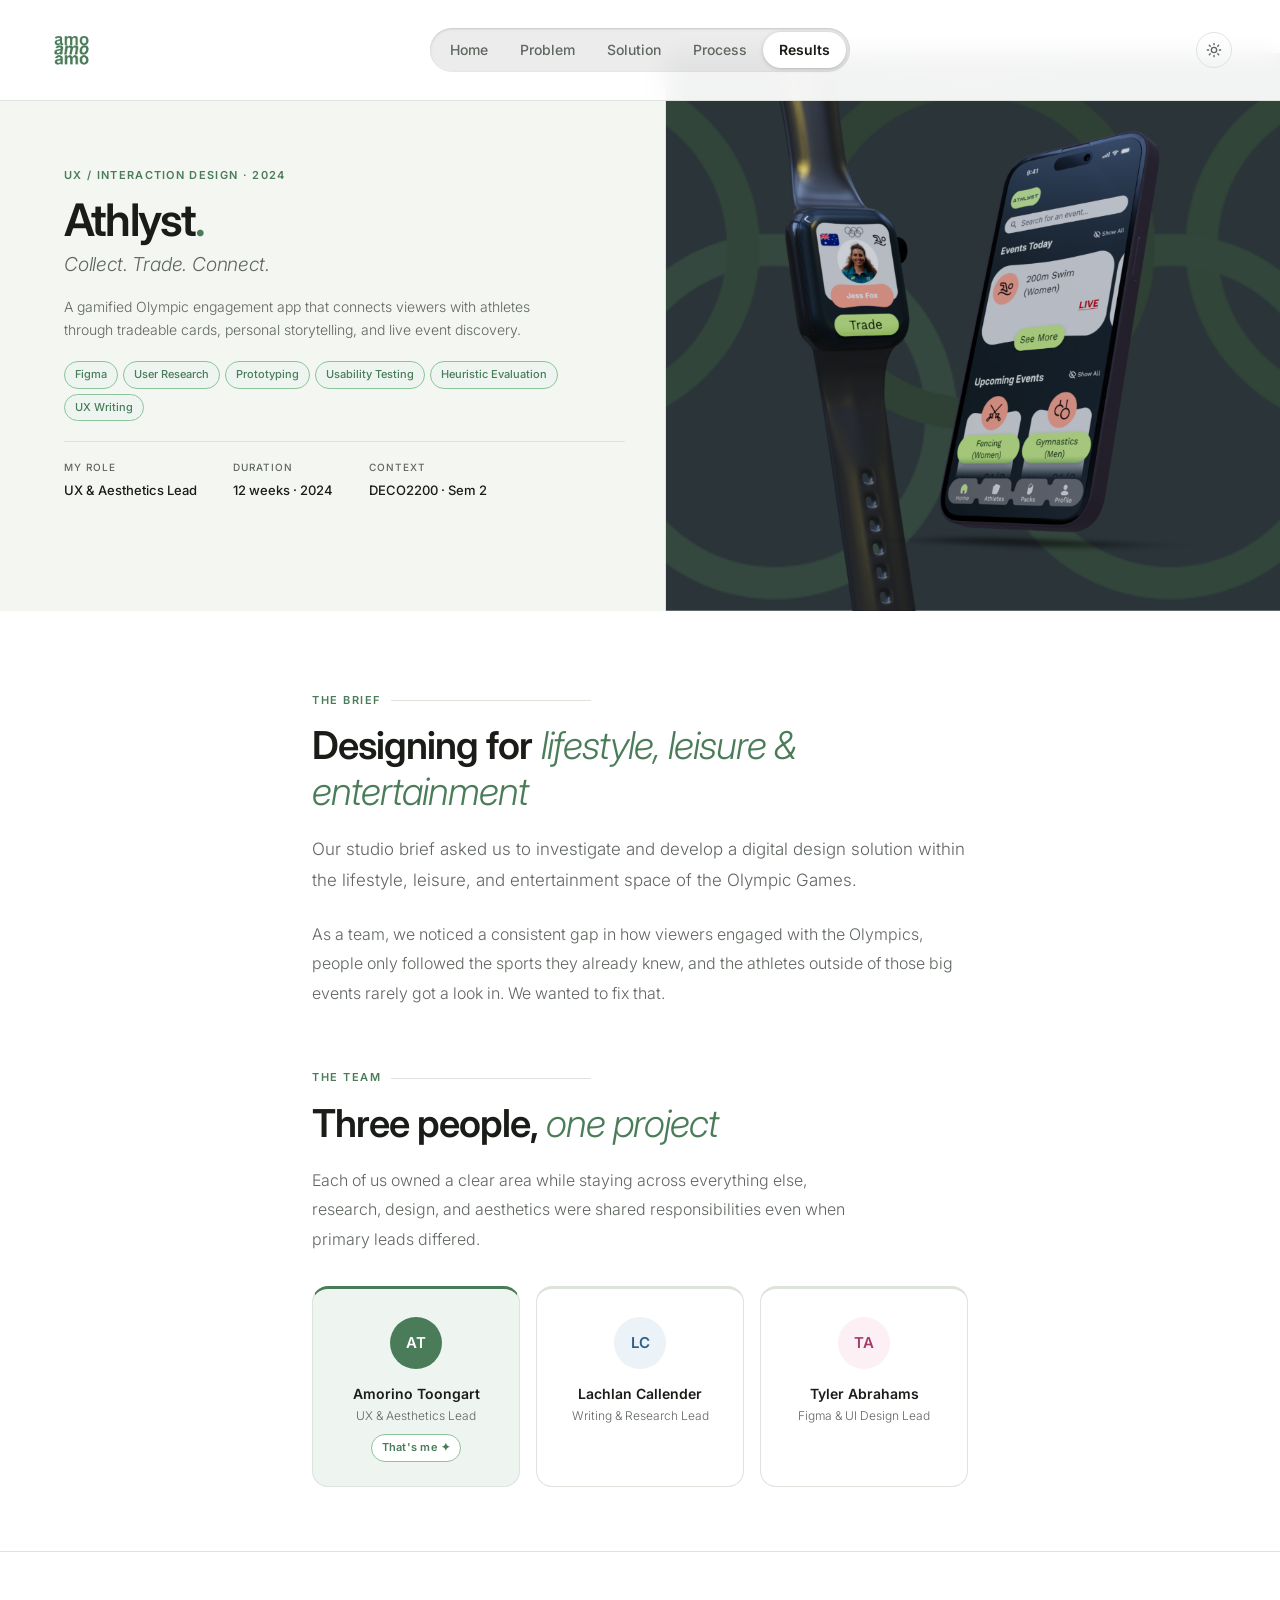
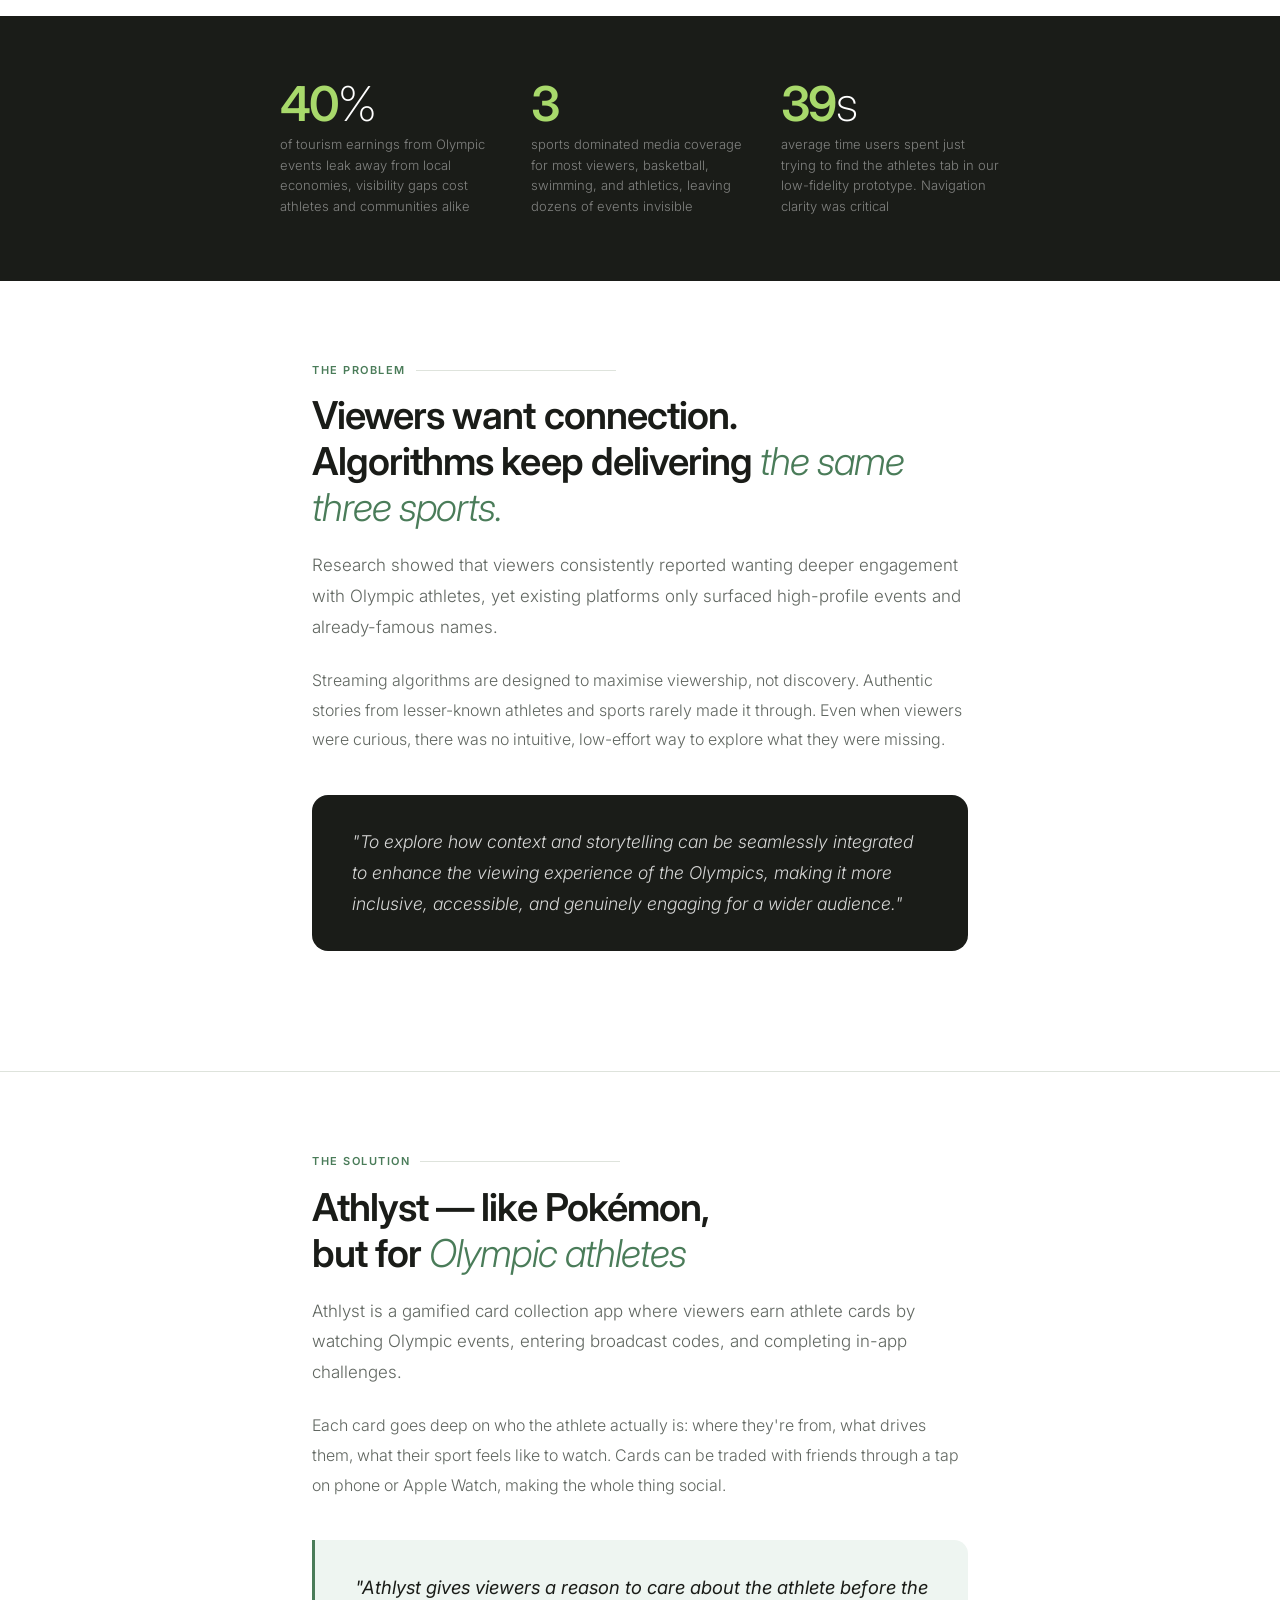
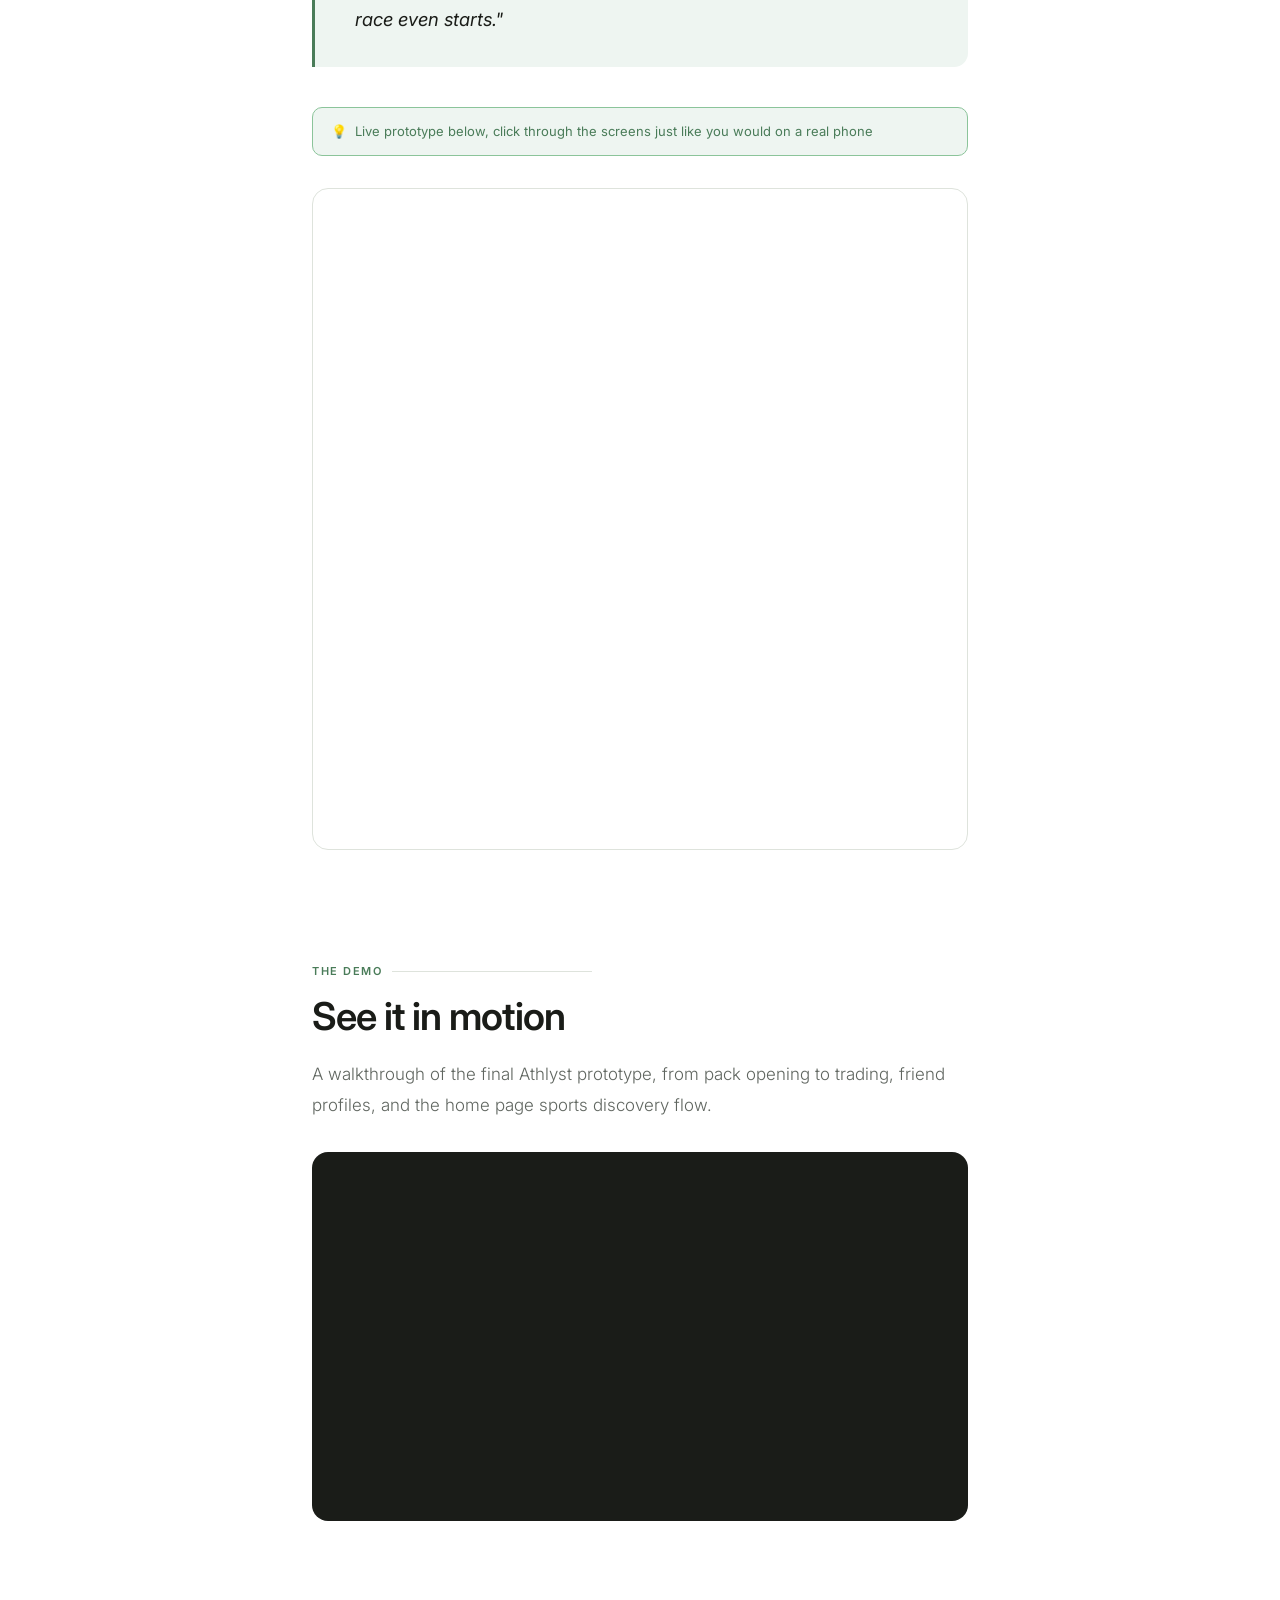
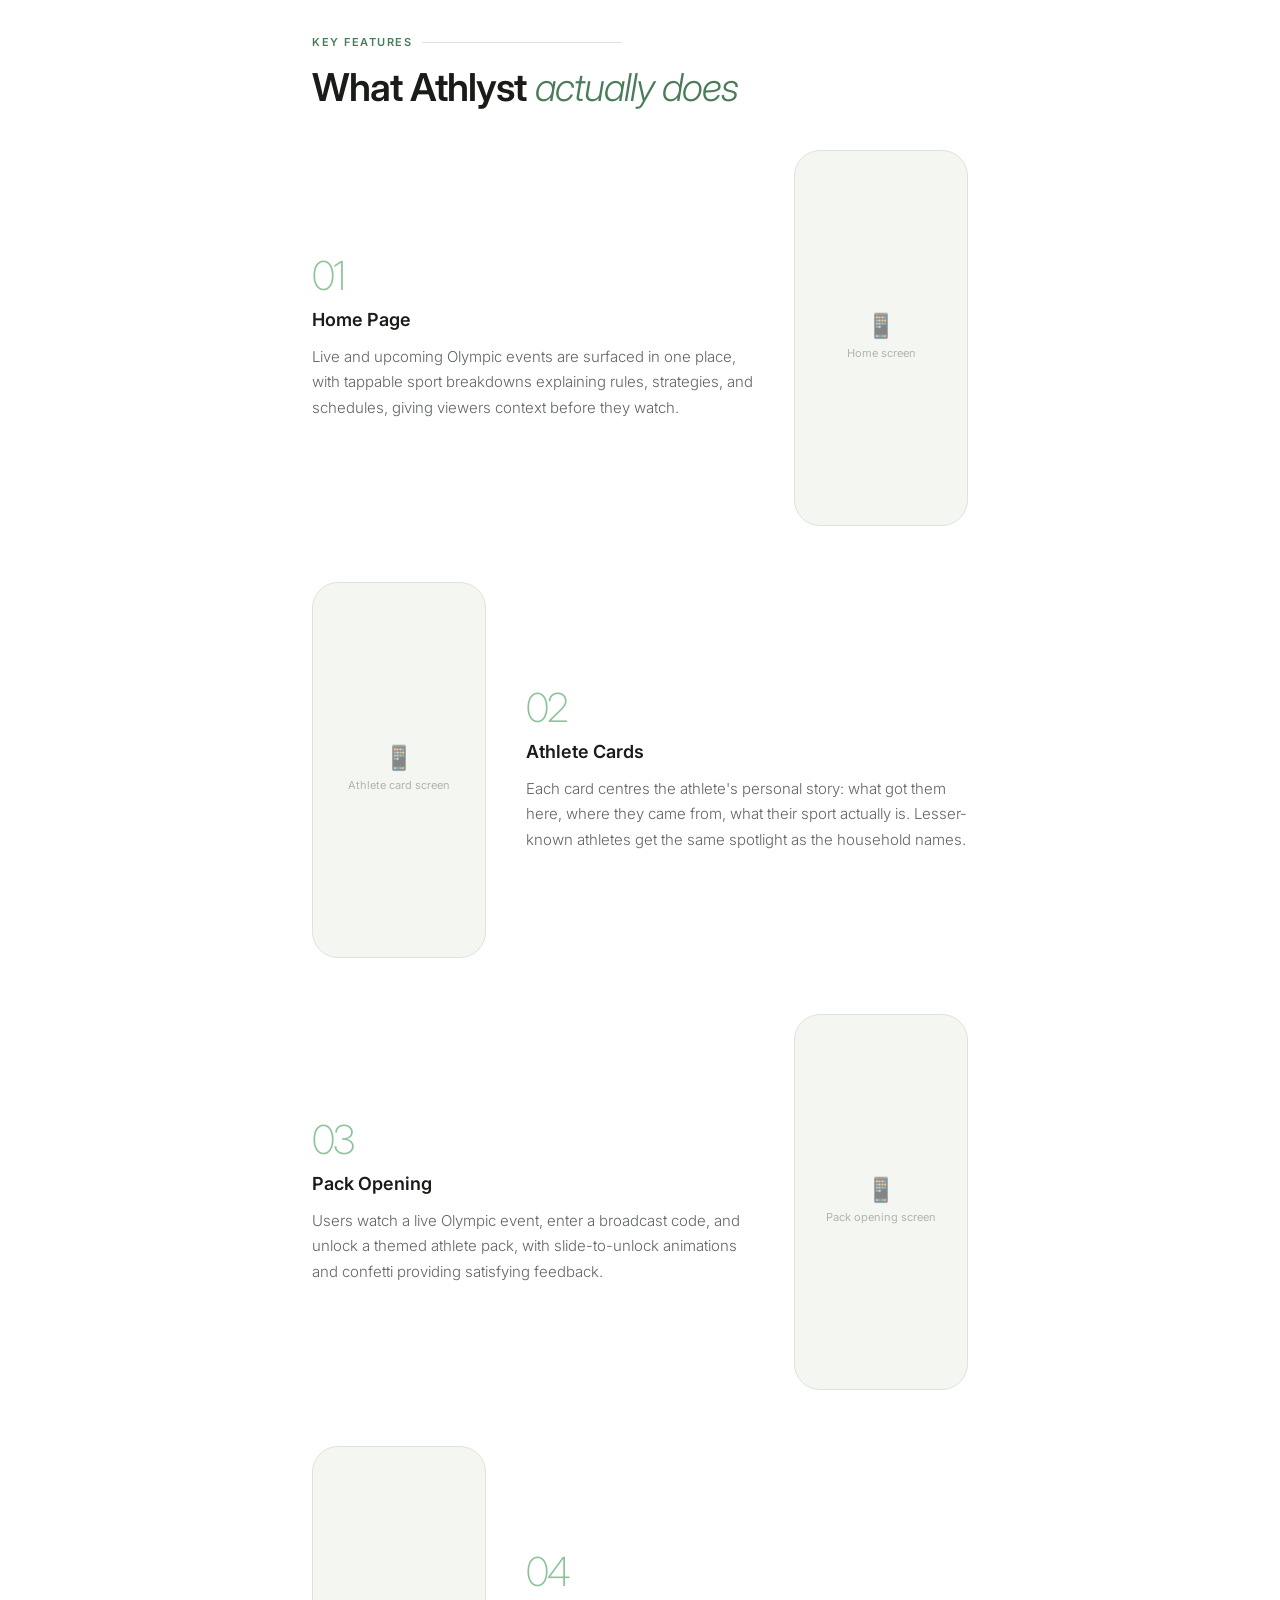
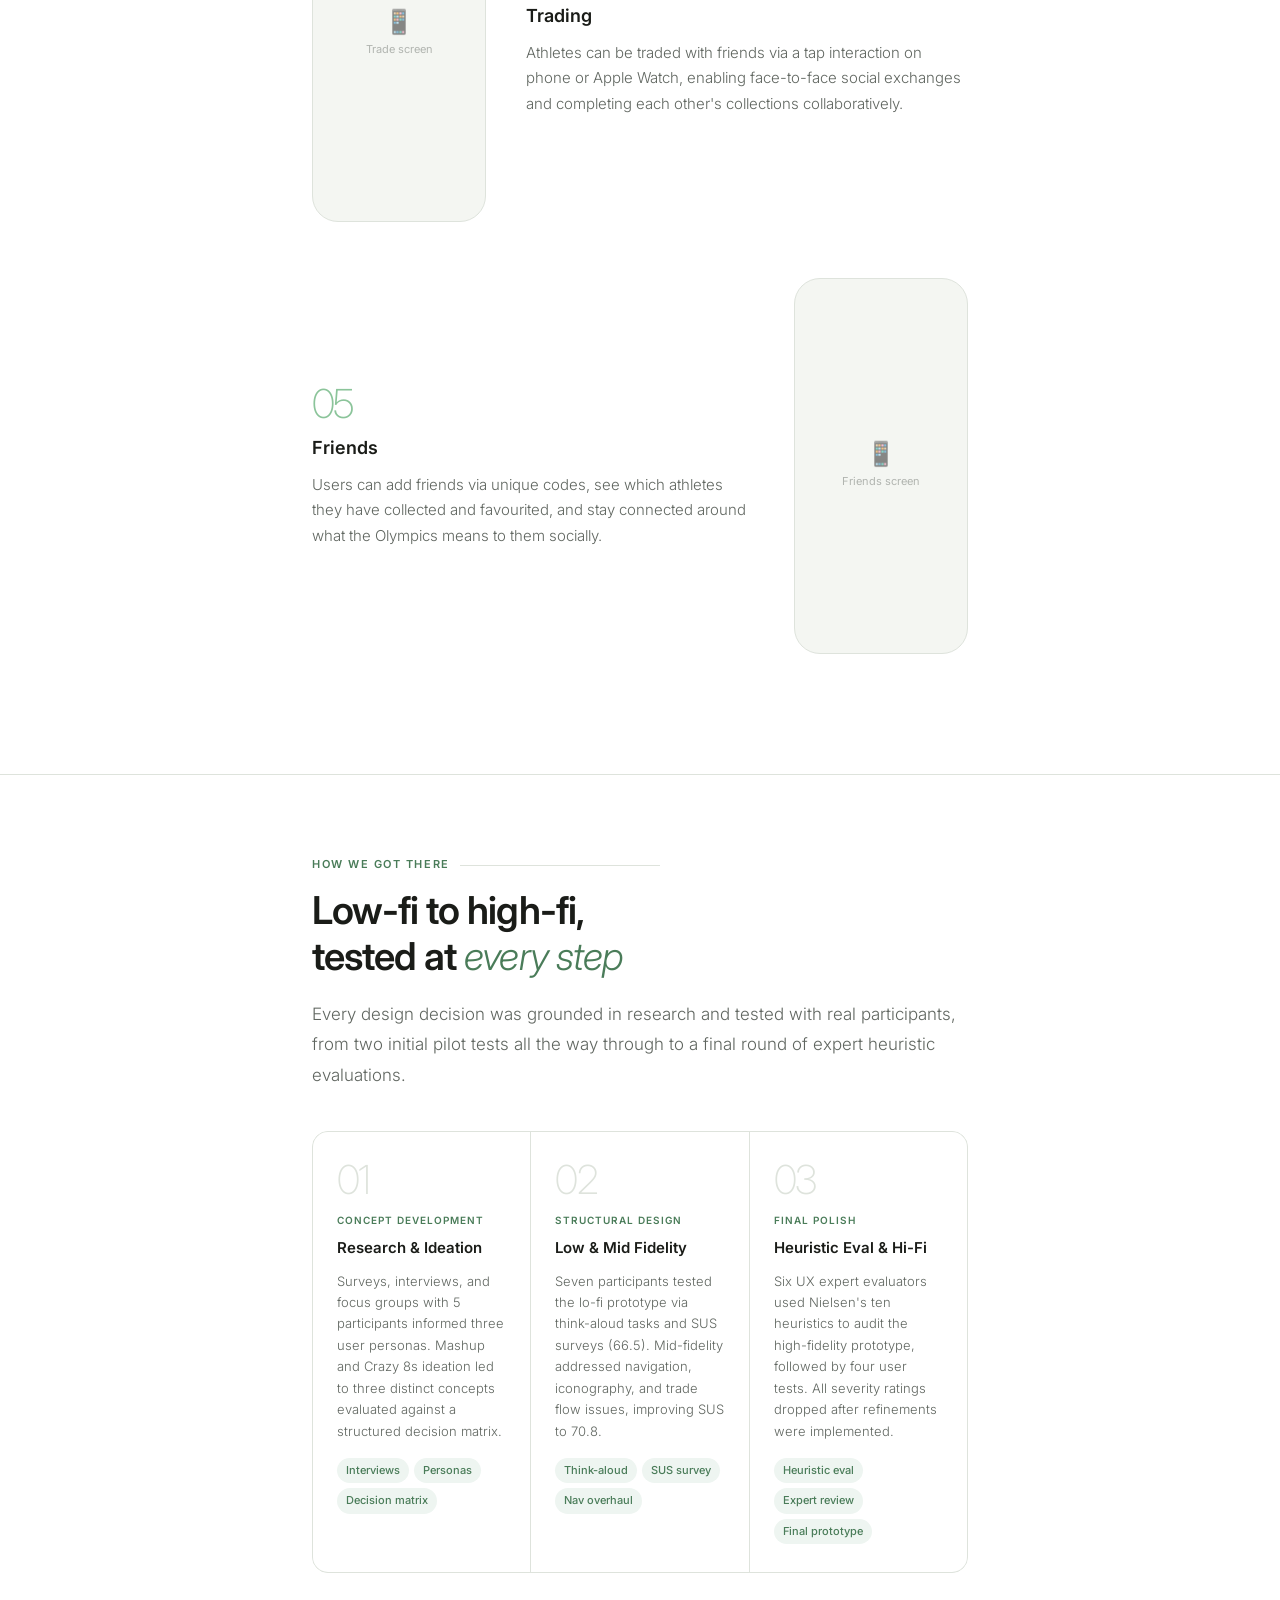
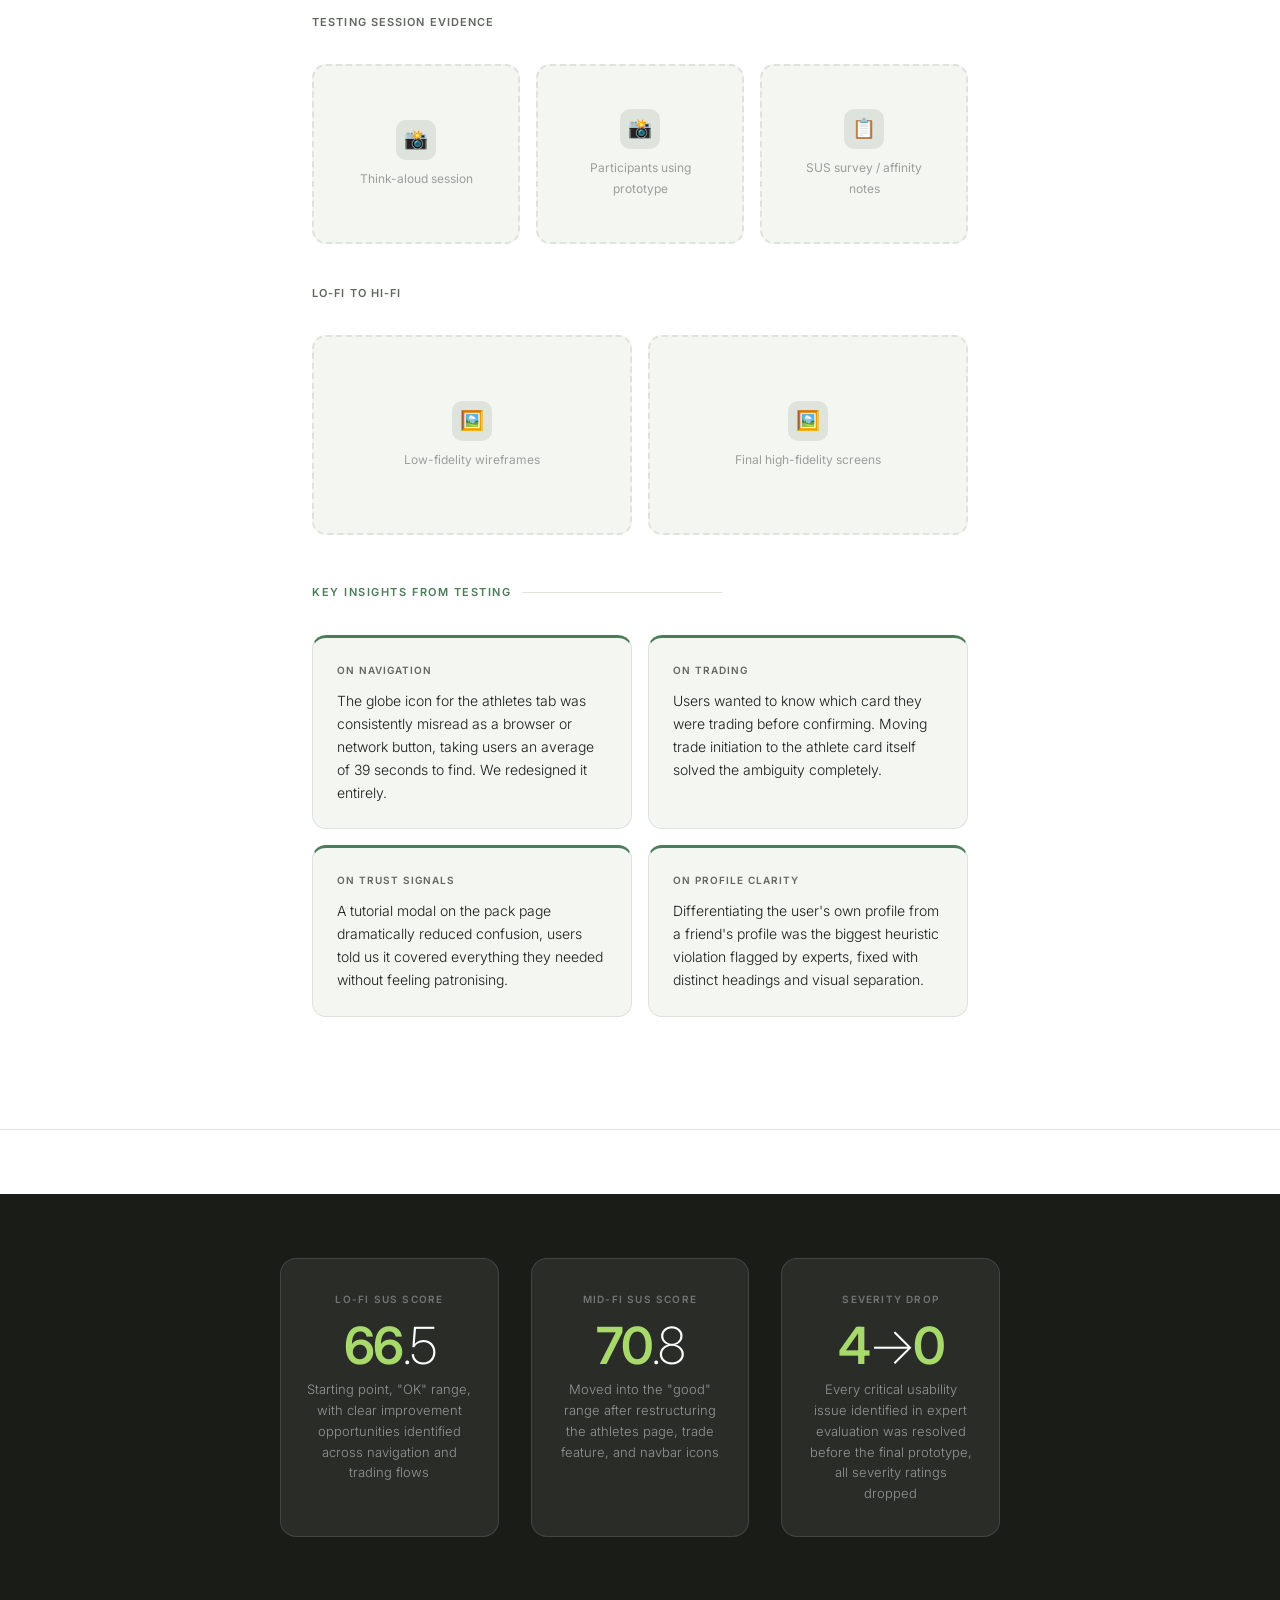
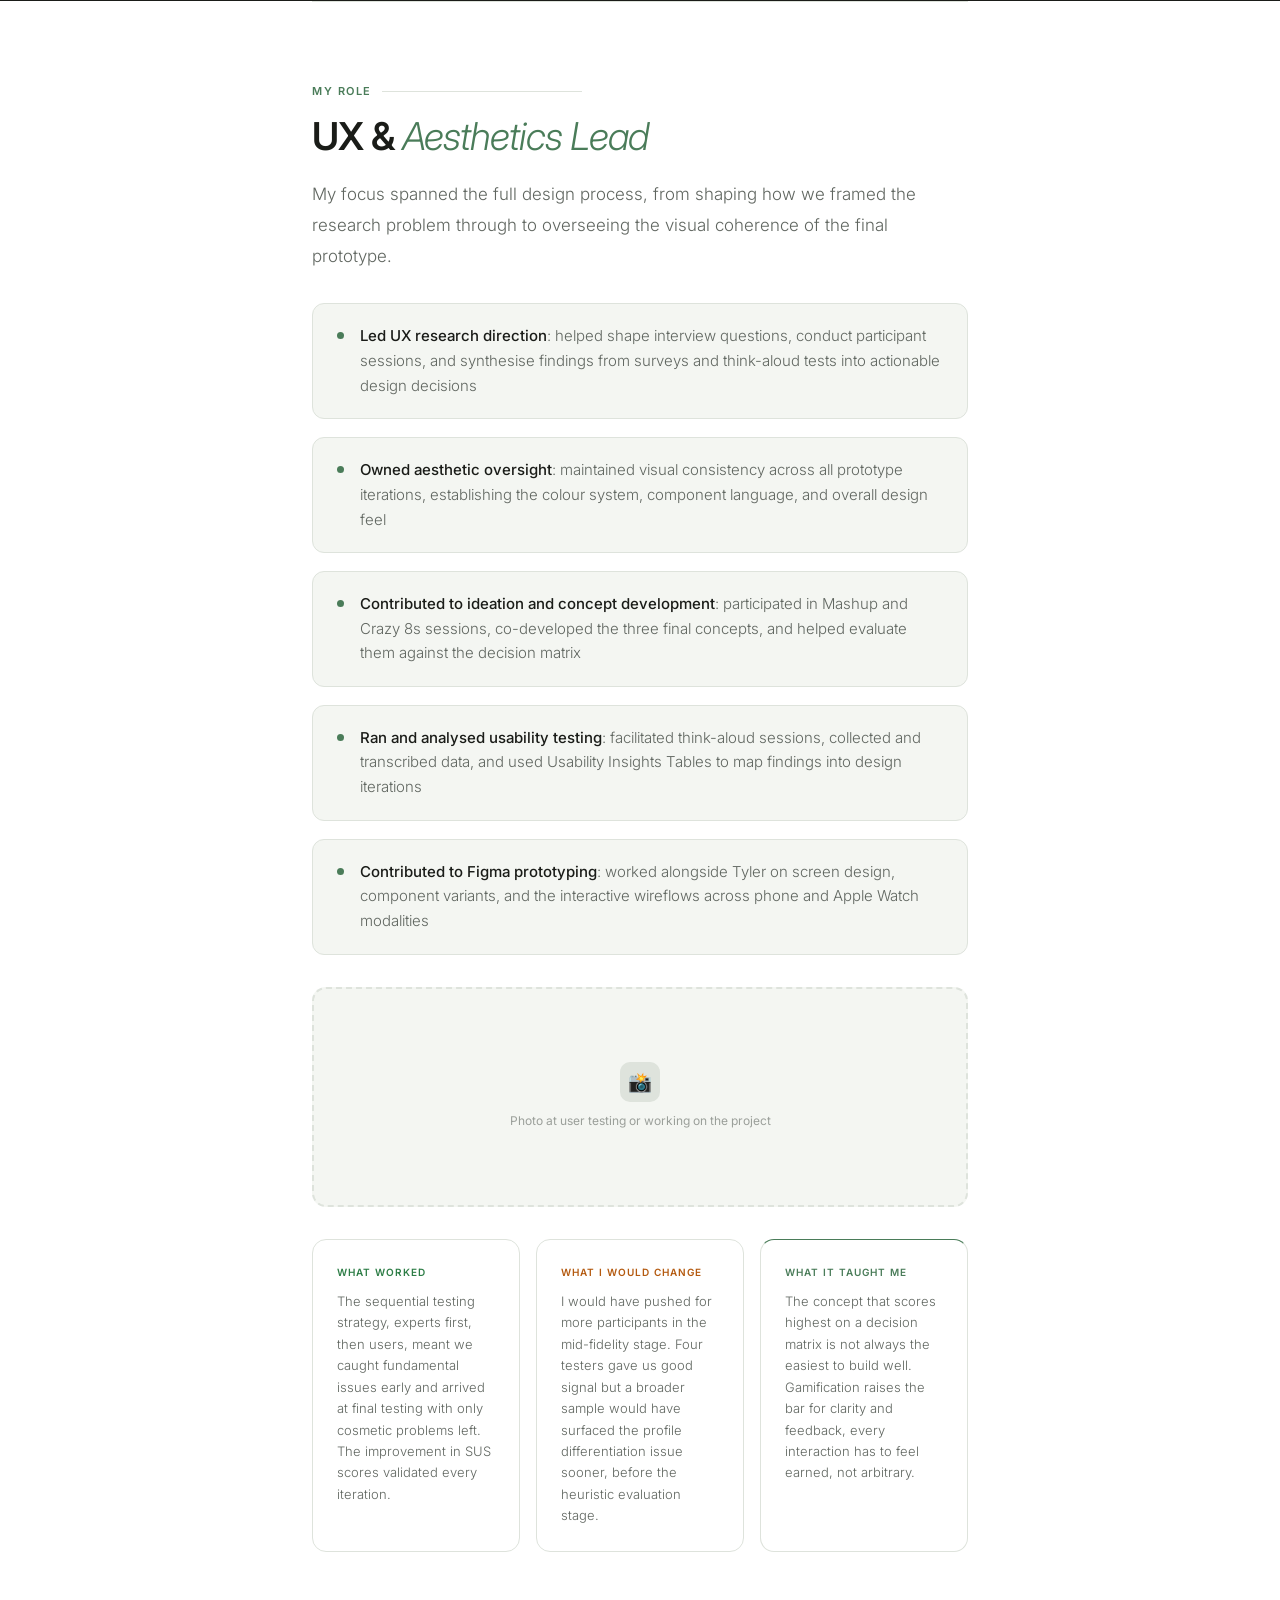
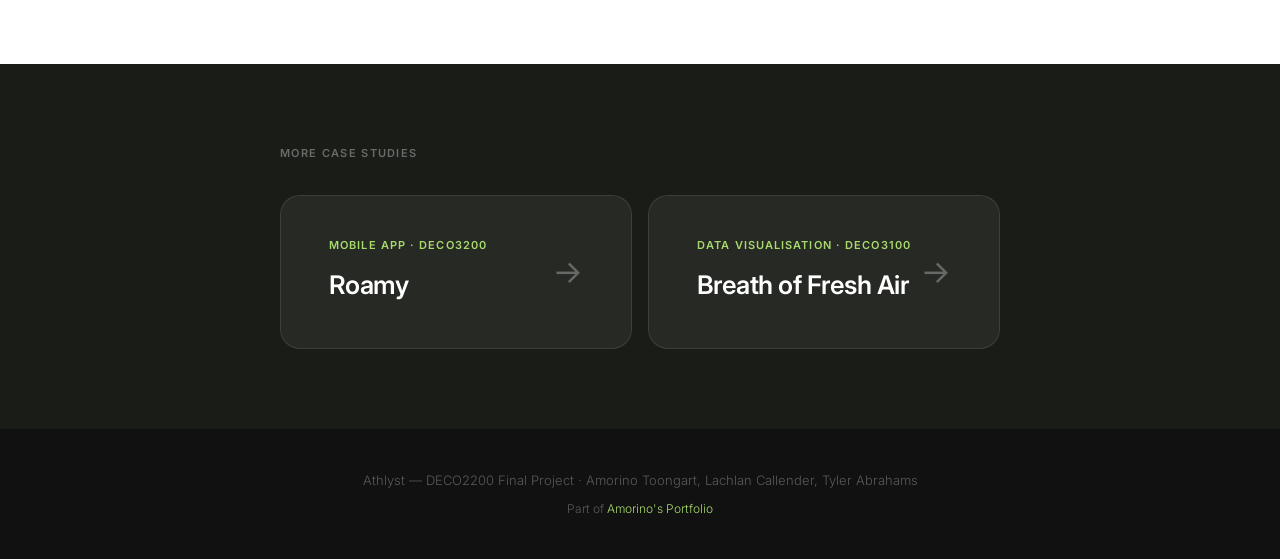
<file: casestudyathlyst.html>
<!DOCTYPE html>
<html lang="en">
<head>
<meta charset="UTF-8">
<meta name="viewport" content="width=device-width, initial-scale=1.0">
<title>Athlyst — Case Study · Amorino Toongart</title>
<!-- Social preview — replace YOUR_SITE_URL with your deployed domain -->
<meta property="og:type"        content="website" />
<meta property="og:title"       content="Athlyst — Case Study · Amorino Toongart" />
<meta property="og:description" content="A gamified Olympic card-collection app connecting viewers with athletes through storytelling and social trading." />
<meta property="og:image"       content="https://YOUR_SITE_URL/assets/clickbait.png" />
<meta property="og:image:width"  content="1200" />
<meta property="og:image:height" content="630" />
<meta name="twitter:card"       content="summary_large_image" />
<meta name="twitter:image"      content="https://YOUR_SITE_URL/assets/clickbait.png" />
<link rel="preconnect" href="https://fonts.googleapis.com">
<link rel="preconnect" href="https://fonts.gstatic.com" crossorigin>
<link href="https://fonts.googleapis.com/css2?family=Inter:ital,wght@0,300;0,400;0,500;0,600;1,300;1,400&display=swap" rel="stylesheet">
<script>
  (function () {
    if (localStorage.getItem('theme') !== 'dark') {
      document.documentElement.setAttribute('data-theme', 'light');
    }
  })();
</script>
<style>
*, *::before, *::after { box-sizing: border-box; margin: 0; padding: 0; }

:root {
  --green: #4A7C59;
  --green-light: #8BC49A;
  --green-faint: #EEF5F1;
  --lime: #A8D96B;
  --cream: #F4F6F2;
  --ink: #1A1C18;
  --muted: #606660;
  --border: #DEE3DC;
  --white: #fff;
  --f: 'Inter', sans-serif;
  --col: 720px;
}

html { scroll-behavior: smooth; }

body {
  font-family: var(--f);
  background: var(--white);
  color: var(--ink);
  font-size: 17px;
  line-height: 1.75;
  overflow-x: hidden;
  hyphens: none;
  -webkit-hyphens: none;
}

/* NAV */
nav {
  position: fixed;
  top: 0; left: 0; right: 0;
  z-index: 100;
  padding: 1.75rem 3rem;
  display: grid;
  grid-template-columns: 1fr auto 1fr;
  align-items: center;
  background: rgba(255,255,255,0.94);
  backdrop-filter: blur(12px);
  border-bottom: 1px solid var(--border);
  transition: padding 0.3s ease;
}

.nav__logo {
  display: block;
  font-size: 0;
  width: 3rem;
  height: 2.25rem;
  background-color: var(--green);
  -webkit-mask: url('assets/amoamoamologo.svg') no-repeat center / contain;
  mask: url('assets/amoamoamologo.svg') no-repeat center / contain;
  -webkit-mask-mode: alpha;
  mask-mode: alpha;
  text-decoration: none;
  transition: opacity 0.3s ease;
}
.nav__logo:hover { opacity: 0.65; }

.nav-links {
  position: relative;
  display: flex;
  gap: 0;
  list-style: none;
  margin: 0;
  padding: 4px;
  background: rgba(120,120,128,0.14);
  border-radius: 100px;
  box-shadow: inset 0 1px 3px rgba(0,0,0,0.13), inset 0 0.5px 1px rgba(0,0,0,0.08);
}
.nav-pill-indicator {
  position: absolute;
  top: 4px; left: 4px;
  height: calc(100% - 8px);
  background: #fff;
  border-radius: 100px;
  box-shadow: 0 1px 5px rgba(0,0,0,0.15), 0 0.5px 2px rgba(0,0,0,0.09);
  transition: left 0.28s cubic-bezier(0.34,1.56,0.64,1), width 0.28s cubic-bezier(0.34,1.56,0.64,1);
  pointer-events: none;
  z-index: 0;
}
.nav-links a {
  position: relative;
  z-index: 1;
  display: block;
  font-size: 0.875rem;
  font-weight: 500;
  color: var(--muted);
  text-decoration: none;
  padding: 0.35rem 1rem;
  border-radius: 100px;
  transition: color 0.18s ease;
  white-space: nowrap;
}
.nav-links a:hover { background: none; box-shadow: none; color: var(--fg); }
.nav-links a.nav-active { color: var(--fg); font-weight: 600; }
.theme-toggle { justify-self: end; }

.theme-toggle {
  width: 2.25rem;
  height: 2.25rem;
  border-radius: 50%;
  border: 1px solid var(--border);
  background: transparent;
  cursor: pointer;
  display: flex;
  align-items: center;
  justify-content: center;
  transition: background 0.2s, border-color 0.2s;
  padding: 0;
}
.theme-toggle:hover { background: var(--green-faint); border-color: var(--green-light); }
.theme-toggle svg { display: block; }

/* HERO — reduced height */
.hero {
  height: 62vh;
  min-height: 400px;
  max-height: 580px;
  display: grid;
  grid-template-columns: 52% 48%;
  margin-top: 53px;
  overflow: hidden;
}

.hero-left {
  padding: 2.25rem 2.5rem 2rem 5vw;
  display: flex;
  flex-direction: column;
  justify-content: center;
  background: var(--cream);
  border-right: 1px solid var(--border);
}

.eyebrow {
  font-size: 11px;
  font-weight: 600;
  letter-spacing: 0.12em;
  text-transform: uppercase;
  color: var(--green);
  margin-bottom: 0.75rem;
}

.hero-logo-row {
  display: flex;
  align-items: center;
  gap: 0.85rem;
  margin-bottom: 0.35rem;
}

.hero-wordmark {
  font-size: clamp(2.2rem, 3.5vw, 3.2rem);
  font-weight: 600;
  letter-spacing: -0.04em;
  color: var(--ink);
  line-height: 1;
}

.hero-wordmark em { color: var(--green); font-style: normal; }

.hero-tagline {
  font-size: clamp(1rem, 1.6vw, 1.2rem);
  font-weight: 300;
  color: var(--muted);
  font-style: italic;
  margin-bottom: 0.85rem;
  letter-spacing: -0.01em;
}

.hero-sub {
  font-size: 14px;
  color: var(--muted);
  line-height: 1.65;
  margin-bottom: 1.25rem;
  font-weight: 300;
  max-width: 480px;
}

.tool-row {
  display: flex;
  flex-wrap: wrap;
  gap: 5px;
  margin-bottom: 1.25rem;
}

.chip {
  font-size: 11px;
  font-weight: 500;
  color: var(--ink);
  background: var(--white);
  border: 1px solid var(--border);
  padding: 3px 10px;
  border-radius: 20px;
}

.chip.green { background: var(--green-faint); border-color: var(--green-light); color: var(--green); }

.hero-meta {
  display: flex;
  gap: 0;
  border-top: 1px solid var(--border);
  padding-top: 1.1rem;
  flex-wrap: wrap;
}

.meta-item { display: flex; flex-direction: column; gap: 2px; padding-right: 2.25rem; }
.meta-label { font-size: 10px; letter-spacing: 0.1em; text-transform: uppercase; color: var(--muted); font-weight: 500; }
.meta-value { font-size: 13px; font-weight: 500; color: var(--ink); }

.hero-right {
  overflow: hidden;
  height: 100%;
  background: var(--ink);
  display: flex;
  align-items: center;
  justify-content: center;
}

.hero-right img {
  width: 100%;
  height: 100%;
  object-fit: cover;
  object-position: center;
  display: block;
}

/* BODY LAYOUT */
.body-wrap {
  max-width: var(--col);
  margin: 0 auto;
  padding: 0 2rem;
}

/* SECTION BLOCK */
.section-block {
  padding: 5rem 0 0;
}

.section-block:last-of-type { padding-bottom: 5rem; }

.section-label {
  font-size: 11px;
  font-weight: 600;
  letter-spacing: 0.14em;
  text-transform: uppercase;
  color: var(--green);
  margin-bottom: 0.75rem;
  display: flex;
  align-items: center;
  gap: 10px;
}

.section-label::after {
  content: '';
  flex: 1;
  height: 1px;
  background: var(--border);
  max-width: 200px;
}

h2 {
  font-size: clamp(1.8rem, 3vw, 2.4rem);
  font-weight: 600;
  letter-spacing: -0.025em;
  line-height: 1.2;
  margin-bottom: 1.25rem;
  color: var(--ink);
}

h2 em { font-style: italic; color: var(--green); font-weight: 300; }

.lead {
  font-size: 17px;
  color: var(--muted);
  line-height: 1.8;
  font-weight: 300;
  margin-bottom: 1.5rem;
}

.body-p {
  font-size: 16px;
  color: var(--muted);
  line-height: 1.85;
  font-weight: 300;
  margin-bottom: 1.25rem;
}

/* PULL QUOTE */
.pull-quote {
  margin: 2.5rem 0;
  padding: 2rem 2.5rem;
  border-left: 3px solid var(--green);
  background: var(--green-faint);
  border-radius: 0 14px 14px 0;
}

.pull-quote p {
  font-size: 1.15rem;
  font-style: italic;
  color: var(--ink);
  line-height: 1.7;
  font-weight: 400;
}

/* STAT STRIP */
.stat-strip {
  background: var(--ink);
  padding: 4rem 5vw;
  margin: 4rem 0 0;
}

.stat-strip-inner {
  max-width: var(--col);
  margin: 0 auto;
  display: grid;
  grid-template-columns: repeat(3, 1fr);
  gap: 2rem;
}

.stat-item { display: flex; flex-direction: column; gap: 6px; }
.stat-num {
  font-size: 3rem;
  font-weight: 200;
  color: var(--white);
  line-height: 1;
  letter-spacing: -0.04em;
}
.stat-num span { color: var(--lime); font-weight: 600; }
.stat-desc { font-size: 13px; color: rgba(255,255,255,0.45); line-height: 1.6; font-weight: 300; }

/* PROBLEM BOX */
.problem-box {
  margin: 2.5rem 0;
  padding: 2rem 2.5rem;
  background: var(--ink);
  border-radius: 16px;
  color: white;
}

.problem-box p {
  font-size: 1.1rem;
  font-style: italic;
  line-height: 1.75;
  color: rgba(255,255,255,0.82);
  font-weight: 300;
}

/* IMAGE PLACEHOLDER */
.img-ph {
  background: var(--cream);
  border: 2px dashed var(--border);
  border-radius: 14px;
  display: flex;
  flex-direction: column;
  align-items: center;
  justify-content: center;
  gap: 8px;
  color: var(--muted);
  font-size: 13px;
  text-align: center;
  padding: 2rem;
}

.img-ph-icon {
  width: 40px; height: 40px;
  background: var(--border);
  border-radius: 10px;
  display: flex; align-items: center; justify-content: center;
  font-size: 1.2rem;
}

.img-ph span { font-size: 12px; opacity: 0.6; }

.img-2col {
  display: grid;
  grid-template-columns: 1fr 1fr;
  gap: 1rem;
  margin: 2rem 0;
}

.img-3col {
  display: grid;
  grid-template-columns: repeat(3, 1fr);
  gap: 1rem;
  margin: 2rem 0;
}

.img-full { margin: 2rem 0; }

/* DIVIDER */
hr.section-rule {
  border: none;
  border-top: 1px solid var(--border);
  margin: 0;
}

/* VIDEO */
.video-wrap {
  position: relative;
  padding-bottom: 56.25%;
  height: 0;
  overflow: hidden;
  border-radius: 16px;
  background: var(--ink);
  margin: 2rem 0;
}

.video-wrap iframe {
  position: absolute;
  top: 0; left: 0;
  width: 100%; height: 100%;
  border: none;
}

/* FIGMA */
.figma-note {
  display: flex;
  align-items: center;
  gap: 8px;
  background: var(--green-faint);
  border: 1px solid var(--green-light);
  border-radius: 10px;
  padding: 0.75rem 1.1rem;
  margin-bottom: 1rem;
  font-size: 13px;
  color: var(--green);
}

.figma-wrap {
  border-radius: 16px;
  overflow: hidden;
  border: 1px solid var(--border);
  margin: 2rem 0;
}

.figma-wrap iframe {
  width: 100%;
  height: 660px;
  border: none;
  display: block;
}

/* PROCESS TIMELINE */
.timeline {
  display: grid;
  grid-template-columns: repeat(3, 1fr);
  gap: 1px;
  background: var(--border);
  border: 1px solid var(--border);
  border-radius: 16px;
  overflow: hidden;
  margin: 2.5rem 0;
}

.tl-step {
  background: var(--white);
  padding: 1.75rem 1.5rem;
  transition: background 0.2s;
}
.tl-step:hover { background: var(--cream); }

.tl-num {
  font-size: 2.5rem;
  font-weight: 200;
  color: var(--border);
  line-height: 1;
  margin-bottom: 0.75rem;
  letter-spacing: -0.04em;
}

.tl-phase {
  font-size: 10px;
  font-weight: 600;
  letter-spacing: 0.1em;
  text-transform: uppercase;
  color: var(--green);
  margin-bottom: 0.35rem;
}

.tl-title {
  font-size: 15px;
  font-weight: 600;
  color: var(--ink);
  margin-bottom: 0.6rem;
}

.tl-desc {
  font-size: 13px;
  color: var(--muted);
  line-height: 1.65;
  font-weight: 300;
}

.tl-tags {
  display: flex;
  flex-wrap: wrap;
  gap: 5px;
  margin-top: 1rem;
}

.tl-tag {
  font-size: 11px;
  color: var(--green);
  background: var(--green-faint);
  padding: 3px 9px;
  border-radius: 20px;
  font-weight: 500;
}

/* INSIGHT CARDS */
.insight-grid {
  display: grid;
  grid-template-columns: 1fr 1fr;
  gap: 1rem;
  margin: 2rem 0;
}

.insight-card {
  padding: 1.5rem;
  border: 1px solid var(--border);
  border-radius: 14px;
  border-top: 3px solid var(--green);
  background: var(--cream);
}

.insight-label {
  font-size: 10px;
  letter-spacing: 0.1em;
  text-transform: uppercase;
  color: var(--muted);
  font-weight: 600;
  margin-bottom: 0.6rem;
}

.insight-text {
  font-size: 14px;
  color: var(--ink);
  line-height: 1.65;
  font-weight: 300;
}

/* FEATURES */
.feature-showcase {
  display: flex;
  flex-direction: column;
  gap: 3.5rem;
  margin: 2.5rem 0;
}
.feature-showcase-row {
  display: flex;
  gap: 2.5rem;
  align-items: center;
}
.feature-showcase-row:nth-child(even) .feature-showcase-text { order: 2; }
.feature-showcase-row:nth-child(even) .feature-showcase-mockup { order: 1; }
.feature-showcase-text {
  flex: 1;
  display: flex;
  flex-direction: column;
  gap: 0.5rem;
}
.feature-showcase-mockup {
  width: 174px;
  height: 376px;
  border-radius: 26px;
  overflow: hidden;
  background: var(--cream);
  border: 1px solid var(--border);
  display: flex;
  align-items: center;
  justify-content: center;
  flex-shrink: 0;
}
.feature-showcase-mockup img {
  width: 100%;
  height: 100%;
  object-fit: cover;
  display: block;
}
.mockup-ph {
  display: flex;
  flex-direction: column;
  align-items: center;
  gap: 0.4rem;
  color: var(--muted);
  font-size: 11px;
  opacity: 0.45;
  text-align: center;
  padding: 1rem;
}
.mockup-ph-icon { font-size: 24px; line-height: 1; }

.feature-num { font-size: 2.5rem; font-weight: 200; color: var(--green-light); letter-spacing: -0.04em; line-height: 1; }
.feature-name { font-size: 18px; font-weight: 600; color: var(--ink); }
.feature-desc { font-size: 15px; color: var(--muted); line-height: 1.7; font-weight: 300; }

/* SUS SCORES */
.sus-strip {
  background: var(--ink);
  padding: 4rem 5vw;
  margin: 4rem 0 0;
}

.sus-inner {
  max-width: var(--col);
  margin: 0 auto;
  display: grid;
  grid-template-columns: repeat(3, 1fr);
  gap: 2rem;
}

.sus-card {
  background: rgba(255,255,255,0.07);
  border: 1px solid rgba(255,255,255,0.12);
  border-radius: 16px;
  padding: 2rem 1.5rem;
  text-align: center;
  transition: background 0.25s, transform 0.25s;
}
.sus-card:hover { background: rgba(255,255,255,0.12); transform: translateY(-4px); }

.sus-label {
  font-size: 10px;
  font-weight: 600;
  letter-spacing: 0.12em;
  text-transform: uppercase;
  color: rgba(255,255,255,0.35);
  margin-bottom: 0.75rem;
}

.sus-score {
  font-size: 3.2rem;
  font-weight: 200;
  line-height: 1;
  color: white;
  margin-bottom: 0.5rem;
  letter-spacing: -0.04em;
}

.sus-score span { color: var(--lime); font-weight: 600; }
.sus-desc { font-size: 13px; color: rgba(255,255,255,0.5); line-height: 1.6; font-weight: 300; }

/* MY ROLE */
.role-block {
  padding: 5rem 0;
  border-top: 1px solid var(--border);
}

.contribution-list {
  display: flex;
  flex-direction: column;
  gap: 1.1rem;
  margin: 2rem 0;
}

.contribution {
  display: flex;
  align-items: flex-start;
  gap: 1rem;
  padding: 1.25rem 1.5rem;
  border: 1px solid var(--border);
  border-radius: 12px;
  background: var(--cream);
  transition: border-color 0.2s, transform 0.2s;
}

.contribution:hover { border-color: var(--green-light); transform: translateX(4px); }

.contribution-dot {
  width: 7px; height: 7px;
  border-radius: 50%;
  background: var(--green);
  flex-shrink: 0;
  margin-top: 8px;
}

.contribution p { font-size: 15px; color: var(--muted); line-height: 1.65; font-weight: 300; }
.contribution strong { color: var(--ink); font-weight: 500; }

.reflection-grid {
  display: grid;
  grid-template-columns: repeat(3, 1fr);
  gap: 1rem;
  margin: 2rem 0;
}

.reflection-card {
  padding: 1.5rem;
  border: 1px solid var(--border);
  border-radius: 14px;
  background: var(--white);
}

.r-label {
  font-size: 10px;
  letter-spacing: 0.1em;
  text-transform: uppercase;
  font-weight: 600;
  margin-bottom: 0.6rem;
}

.r-label.worked { color: #2D7D46; }
.r-label.improve { color: #B45A10; }
.r-label.learned { color: var(--green); }
.r-text { font-size: 13px; color: var(--muted); line-height: 1.65; font-weight: 300; }

/* TEAM */
.team-section {
  background: var(--cream);
  padding: 5rem 5vw;
  border-top: 1px solid var(--border);
}

.team-inner { max-width: var(--col); margin: 0 auto; }

/* TEAM CARDS ROW */
.team-cards-row {
  display: grid;
  grid-template-columns: repeat(3, 1fr);
  gap: 1rem;
  margin-top: 2rem;
}

.tc {
  display: flex;
  flex-direction: column;
  align-items: center;
  text-align: center;
  padding: 1.75rem 1rem 1.5rem;
  background: var(--white);
  border: 1px solid var(--border);
  border-radius: 16px;
  border-top: 3px solid var(--border);
  transition: border-color 0.2s, transform 0.2s;
}

.tc:hover { border-top-color: var(--green-light); transform: translateY(-3px); }
.tc--me { border-top-color: var(--green); background: var(--green-faint); }

.tc-avatar {
  width: 52px; height: 52px;
  border-radius: 50%;
  display: flex; align-items: center; justify-content: center;
  font-size: 15px; font-weight: 600;
  margin-bottom: 1rem;
}

.tc-avatar--me { background: var(--green); color: white; }
.tc-avatar--lc { background: #EBF2F8; color: #2C5F8A; }
.tc-avatar--ta { background: #FDF0F5; color: #A63B6A; }

.tc-name { font-size: 14px; font-weight: 600; color: var(--ink); margin-bottom: 4px; line-height: 1.3; }
.tc-role { font-size: 12px; color: var(--muted); font-weight: 300; line-height: 1.4; }

.tc-me-tag {
  margin-top: 10px;
  font-size: 11px;
  font-weight: 600;
  color: var(--green);
  background: white;
  border: 1px solid var(--green-light);
  padding: 3px 10px;
  border-radius: 20px;
  letter-spacing: 0.02em;
}

/* NEXT PROJECT */
.next-project {
  background: var(--ink);
  padding: 5rem 5vw;
}

.next-inner { max-width: var(--col); margin: 0 auto; }
.next-label { font-size: 11px; font-weight: 600; letter-spacing: 0.12em; text-transform: uppercase; color: rgba(255,255,255,0.35); margin-bottom: 2rem; }

.next-card {
  display: flex;
  align-items: center;
  justify-content: space-between;
  padding: 2.5rem 3rem;
  background: rgba(255,255,255,0.06);
  border: 1px solid rgba(255,255,255,0.1);
  border-radius: 20px;
  text-decoration: none;
  transition: background 0.25s, transform 0.25s, border-color 0.25s;
  cursor: pointer;
}

.next-card:hover { background: rgba(255,255,255,0.1); border-color: var(--green-light); transform: translateY(-4px); }

.next-card-type { font-size: 11px; font-weight: 600; letter-spacing: 0.1em; text-transform: uppercase; color: var(--lime); margin-bottom: 0.5rem; }
.next-card-title { font-size: 1.6rem; font-weight: 600; color: white; letter-spacing: -0.02em; }
.next-card-arrow { font-size: 2rem; color: rgba(255,255,255,0.3); transition: color 0.2s, transform 0.2s; }
.next-card:hover .next-card-arrow { color: var(--lime); transform: translateX(6px); }

/* FOOTER */
footer {
  background: #111;
  color: rgba(255,255,255,0.3);
  text-align: center;
  padding: 2.5rem;
  font-size: 13px;
  font-weight: 300;
}
footer a { color: var(--lime); text-decoration: none; }

/* REVEAL */
.reveal { opacity: 0; transform: translateY(24px); transition: opacity 0.6s ease, transform 0.6s ease; }
.reveal.visible { opacity: 1; transform: translateY(0); }

/* Next-project cards grid */
.next-cards-grid { display: grid; grid-template-columns: 1fr 1fr; gap: 1rem; }

/* ── RESPONSIVE ── */
@media (max-width: 768px) {
  nav { padding: 1rem 1.25rem; }
  .nav-links { display: none; }

  .hero {
    grid-template-columns: 1fr;
    height: auto;
    max-height: none;
    margin-top: 60px;
  }
  .hero-right { height: 240px; }
  .hero-left { padding: 2rem 1.5rem; }

  .body-wrap { padding: 0 1.25rem; }
  .section-block { padding: 3rem 0 0; }

  .stat-strip { padding: 3rem 1.5rem; }
  .stat-strip-inner { grid-template-columns: 1fr; gap: 1.5rem; }

  .timeline { grid-template-columns: 1fr; }

  .insight-grid { grid-template-columns: 1fr; }

  .img-2col, .img-3col { grid-template-columns: 1fr; }

  .team-cards-row { grid-template-columns: 1fr 1fr; }

  .feature-showcase-row {
    flex-direction: column;
    align-items: stretch;
    gap: 1.5rem;
  }
  .feature-showcase-row:nth-child(even) .feature-showcase-text,
  .feature-showcase-row:nth-child(even) .feature-showcase-mockup { order: unset; }
  .feature-showcase-mockup { width: 100%; height: 280px; border-radius: 16px; }

  .sus-strip { padding: 3rem 1.5rem; }
  .sus-inner { grid-template-columns: 1fr; gap: 1rem; }

  .reflection-grid { grid-template-columns: 1fr; }

  .next-project { padding: 4rem 1.5rem; }
  .next-cards-grid { grid-template-columns: 1fr; }
  .next-card { padding: 1.75rem 1.5rem; }
  .next-card-title { font-size: 1.3rem; }

  .pull-quote { padding: 1.5rem; }
  .problem-box { padding: 1.5rem; }

  .figma-wrap iframe { height: 420px; }

  .role-block { padding: 3.5rem 0; }
}

@media (max-width: 480px) {
  .team-cards-row { grid-template-columns: 1fr; }
  h2 { font-size: 1.6rem; }
}
</style>
</head>
<body>

<!-- NAV -->
<nav>
  <a class="nav__logo" href="index.html">amorino</a>
  <ul class="nav-links">
    <li><a href="index.html">Home</a></li>
    <li><a href="#problem">Problem</a></li>
    <li><a href="#solution">Solution</a></li>
    <li><a href="#process">Process</a></li>
    <li><a href="#results">Results</a></li>
  </ul>
  <button class="theme-toggle" id="theme-toggle" aria-label="Toggle colour scheme"></button>
</nav>


<!-- HERO -->
<div class="hero">
  <div class="hero-left">
    <p class="eyebrow">UX / Interaction Design · 2024</p>
    <div class="hero-logo-row">
      <span class="hero-wordmark">Athlyst<em>.</em></span>
    </div>
    <p class="hero-tagline">Collect. Trade. Connect.</p>
    <p class="hero-sub">A gamified Olympic engagement app that connects viewers with athletes through tradeable cards, personal storytelling, and live event discovery.</p>

    <div class="tool-row">
      <span class="chip green">Figma</span>
      <span class="chip green">User Research</span>
      <span class="chip green">Prototyping</span>
      <span class="chip green">Usability Testing</span>
      <span class="chip green">Heuristic Evaluation</span>
      <span class="chip green">UX Writing</span>
    </div>

    <div class="hero-meta">
      <div class="meta-item">
        <span class="meta-label">My Role</span>
        <span class="meta-value">UX & Aesthetics Lead</span>
      </div>
      <div class="meta-item">
        <span class="meta-label">Duration</span>
        <span class="meta-value">12 weeks · 2024</span>
      </div>
      <div class="meta-item">
        <span class="meta-label">Context</span>
        <span class="meta-value">DECO2200 · Sem 2</span>
      </div>
    </div>
  </div>

  <div class="hero-right">
    <img src="assets/AthlystNewMockup.png" alt="Athlyst app mockup">
  </div>
</div>


<!-- THE BRIEF -->
<div class="body-wrap">
  <div class="section-block reveal">
    <p class="section-label">The Brief</p>
    <h2>Designing for <em>lifestyle, leisure & entertainment</em></h2>
    <p class="lead">Our studio brief asked us to investigate and develop a digital design solution within the lifestyle, leisure, and entertainment space of the Olympic Games.</p>
    <p class="body-p">As a team, we noticed a consistent gap in how viewers engaged with the Olympics, people only followed the sports they already knew, and the athletes outside of those big events rarely got a look in. We wanted to fix that.</p>
  </div>

  <!-- TEAM -->
  <div class="section-block reveal" style="padding-top: 2.5rem; padding-bottom: 4rem;">
    <p class="section-label">The Team</p>
    <h2>Three people, <em>one project</em></h2>
    <p class="body-p" style="max-width:560px;">Each of us owned a clear area while staying across everything else, research, design, and aesthetics were shared responsibilities even when primary leads differed.</p>

    <div class="team-cards-row">
      <div class="tc tc--me">
        <div class="tc-avatar tc-avatar--me">AT</div>
        <div class="tc-name">Amorino Toongart</div>
        <div class="tc-role">UX & Aesthetics Lead</div>
        <div class="tc-me-tag">That's me ✦</div>
      </div>
      <div class="tc">
        <div class="tc-avatar tc-avatar--lc">LC</div>
        <div class="tc-name">Lachlan Callender</div>
        <div class="tc-role">Writing & Research Lead</div>
      </div>
      <div class="tc">
        <div class="tc-avatar tc-avatar--ta">TA</div>
        <div class="tc-name">Tyler Abrahams</div>
        <div class="tc-role">Figma & UI Design Lead</div>
      </div>
    </div>
  </div>
</div>

<hr class="section-rule">


<!-- PROBLEM -->
<div class="stat-strip reveal" id="problem">
  <div class="stat-strip-inner">
    <div class="stat-item">
      <div class="stat-num"><span>40</span>%</div>
      <div class="stat-desc">of tourism earnings from Olympic events leak away from local economies, visibility gaps cost athletes and communities alike</div>
    </div>
    <div class="stat-item">
      <div class="stat-num"><span>3</span></div>
      <div class="stat-desc">sports dominated media coverage for most viewers, basketball, swimming, and athletics, leaving dozens of events invisible</div>
    </div>
    <div class="stat-item">
      <div class="stat-num"><span>39</span>s</div>
      <div class="stat-desc">average time users spent just trying to find the athletes tab in our low-fidelity prototype. Navigation clarity was critical</div>
    </div>
  </div>
</div>

<div class="body-wrap">
  <div class="section-block reveal">
    <p class="section-label">The Problem</p>
    <h2>Viewers want connection.<br>Algorithms keep delivering <em>the same three sports.</em></h2>
    <p class="lead">Research showed that viewers consistently reported wanting deeper engagement with Olympic athletes, yet existing platforms only surfaced high-profile events and already-famous names.</p>
    <p class="body-p">Streaming algorithms are designed to maximise viewership, not discovery. Authentic stories from lesser-known athletes and sports rarely made it through. Even when viewers were curious, there was no intuitive, low-effort way to explore what they were missing.</p>

    <div class="problem-box">
      <p>"To explore how context and storytelling can be seamlessly integrated to enhance the viewing experience of the Olympics, making it more inclusive, accessible, and genuinely engaging for a wider audience."</p>
    </div>
  </div>
</div>

<hr class="section-rule">


<!-- SOLUTION -->
<div class="body-wrap" id="solution">
  <div class="section-block reveal">
    <p class="section-label">The Solution</p>
    <h2>Athlyst — like Pokémon,<br>but for <em>Olympic athletes</em></h2>
    <p class="lead">Athlyst is a gamified card collection app where viewers earn athlete cards by watching Olympic events, entering broadcast codes, and completing in-app challenges.</p>
    <p class="body-p">Each card goes deep on who the athlete actually is: where they're from, what drives them, what their sport feels like to watch. Cards can be traded with friends through a tap on phone or Apple Watch, making the whole thing social.</p>

    <div class="pull-quote">
      <p>"Athlyst gives viewers a reason to care about the athlete before the race even starts."</p>
    </div>

    <div class="figma-note">
      <span>💡</span>
      <span>Live prototype below, click through the screens just like you would on a real phone</span>
    </div>
    <div class="figma-wrap">
      <iframe
        src="https://www.figma.com/embed?embed_host=share&url=https://www.figma.com/proto/LkVWP2MzBHThdyVZjETfYx/High-Fidelity-Mock-Up-Olympics?node-id=78-951&t=GhdYQpj3CamJ286n-0&scaling=scale-down&content-scaling=fixed&page-id=0%3A1&starting-point-node-id=25%3A1161"
        allowfullscreen
        title="Athlyst Figma Prototype">
      </iframe>
    </div>
  </div>


  <!-- VIDEO -->
  <div class="section-block reveal">
    <p class="section-label">The Demo</p>
    <h2>See it in motion</h2>
    <p class="lead">A walkthrough of the final Athlyst prototype, from pack opening to trading, friend profiles, and the home page sports discovery flow.</p>
    <div class="video-wrap">
      <iframe
        src="https://imgur.com/a/vpWo7Ej"
        allow="autoplay; fullscreen"
        title="Athlyst Prototype Demo">
      </iframe>
    </div>
  </div>


  <!-- FEATURES -->
  <div class="section-block reveal">
    <p class="section-label">Key Features</p>
    <h2>What Athlyst <em>actually does</em></h2>
    <div class="feature-showcase">

      <div class="feature-showcase-row reveal">
        <div class="feature-showcase-text">
          <div class="feature-num">01</div>
          <div class="feature-name">Home Page</div>
          <div class="feature-desc">Live and upcoming Olympic events are surfaced in one place, with tappable sport breakdowns explaining rules, strategies, and schedules, giving viewers context before they watch.</div>
        </div>
        <div class="feature-showcase-mockup">
          <div class="mockup-ph"><div class="mockup-ph-icon">📱</div><span>Home screen</span></div>
        </div>
      </div>

      <div class="feature-showcase-row reveal">
        <div class="feature-showcase-text">
          <div class="feature-num">02</div>
          <div class="feature-name">Athlete Cards</div>
          <div class="feature-desc">Each card centres the athlete's personal story: what got them here, where they came from, what their sport actually is. Lesser-known athletes get the same spotlight as the household names.</div>
        </div>
        <div class="feature-showcase-mockup">
          <div class="mockup-ph"><div class="mockup-ph-icon">📱</div><span>Athlete card screen</span></div>
        </div>
      </div>

      <div class="feature-showcase-row reveal">
        <div class="feature-showcase-text">
          <div class="feature-num">03</div>
          <div class="feature-name">Pack Opening</div>
          <div class="feature-desc">Users watch a live Olympic event, enter a broadcast code, and unlock a themed athlete pack, with slide-to-unlock animations and confetti providing satisfying feedback.</div>
        </div>
        <div class="feature-showcase-mockup">
          <div class="mockup-ph"><div class="mockup-ph-icon">📱</div><span>Pack opening screen</span></div>
        </div>
      </div>

      <div class="feature-showcase-row reveal">
        <div class="feature-showcase-text">
          <div class="feature-num">04</div>
          <div class="feature-name">Trading</div>
          <div class="feature-desc">Athletes can be traded with friends via a tap interaction on phone or Apple Watch, enabling face-to-face social exchanges and completing each other's collections collaboratively.</div>
        </div>
        <div class="feature-showcase-mockup">
          <div class="mockup-ph"><div class="mockup-ph-icon">📱</div><span>Trade screen</span></div>
        </div>
      </div>

      <div class="feature-showcase-row reveal">
        <div class="feature-showcase-text">
          <div class="feature-num">05</div>
          <div class="feature-name">Friends</div>
          <div class="feature-desc">Users can add friends via unique codes, see which athletes they have collected and favourited, and stay connected around what the Olympics means to them socially.</div>
        </div>
        <div class="feature-showcase-mockup">
          <div class="mockup-ph"><div class="mockup-ph-icon">📱</div><span>Friends screen</span></div>
        </div>
      </div>

    </div>
  </div>
</div>

<hr class="section-rule">


<!-- PROCESS -->
<div class="body-wrap" id="process">
  <div class="section-block reveal">
    <p class="section-label">How We Got There</p>
    <h2>Low-fi to high-fi,<br>tested at <em>every step</em></h2>
    <p class="lead">Every design decision was grounded in research and tested with real participants, from two initial pilot tests all the way through to a final round of expert heuristic evaluations.</p>

    <div class="timeline">
      <div class="tl-step">
        <div class="tl-num">01</div>
        <div class="tl-phase">Concept Development</div>
        <div class="tl-title">Research & Ideation</div>
        <div class="tl-desc">Surveys, interviews, and focus groups with 5 participants informed three user personas. Mashup and Crazy 8s ideation led to three distinct concepts evaluated against a structured decision matrix.</div>
        <div class="tl-tags">
          <span class="tl-tag">Interviews</span>
          <span class="tl-tag">Personas</span>
          <span class="tl-tag">Decision matrix</span>
        </div>
      </div>
      <div class="tl-step">
        <div class="tl-num">02</div>
        <div class="tl-phase">Structural Design</div>
        <div class="tl-title">Low & Mid Fidelity</div>
        <div class="tl-desc">Seven participants tested the lo-fi prototype via think-aloud tasks and SUS surveys (66.5). Mid-fidelity addressed navigation, iconography, and trade flow issues, improving SUS to 70.8.</div>
        <div class="tl-tags">
          <span class="tl-tag">Think-aloud</span>
          <span class="tl-tag">SUS survey</span>
          <span class="tl-tag">Nav overhaul</span>
        </div>
      </div>
      <div class="tl-step">
        <div class="tl-num">03</div>
        <div class="tl-phase">Final Polish</div>
        <div class="tl-title">Heuristic Eval & Hi-Fi</div>
        <div class="tl-desc">Six UX expert evaluators used Nielsen's ten heuristics to audit the high-fidelity prototype, followed by four user tests. All severity ratings dropped after refinements were implemented.</div>
        <div class="tl-tags">
          <span class="tl-tag">Heuristic eval</span>
          <span class="tl-tag">Expert review</span>
          <span class="tl-tag">Final prototype</span>
        </div>
      </div>
    </div>

    <!-- Testing evidence -->
    <p style="font-size:11px; font-weight:600; letter-spacing:0.1em; text-transform:uppercase; color:var(--muted); margin-bottom:1rem; margin-top:2.5rem;">Testing Session Evidence</p>
    <div class="img-3col reveal">
      <div class="img-ph" style="height:180px;">
        <div class="img-ph-icon">📸</div>
        <span>Think-aloud session</span>
      </div>
      <div class="img-ph" style="height:180px;">
        <div class="img-ph-icon">📸</div>
        <span>Participants using prototype</span>
      </div>
      <div class="img-ph" style="height:180px;">
        <div class="img-ph-icon">📋</div>
        <span>SUS survey / affinity notes</span>
      </div>
    </div>

    <!-- Wireframe evidence -->
    <p style="font-size:11px; font-weight:600; letter-spacing:0.1em; text-transform:uppercase; color:var(--muted); margin-bottom:1rem; margin-top:2.5rem;">Lo-fi to Hi-fi</p>
    <div class="img-2col reveal">
      <div class="img-ph" style="height:200px;">
        <div class="img-ph-icon">🖼️</div>
        <span>Low-fidelity wireframes</span>
      </div>
      <div class="img-ph" style="height:200px;">
        <div class="img-ph-icon">🖼️</div>
        <span>Final high-fidelity screens</span>
      </div>
    </div>

    <!-- Key insights -->
    <p class="section-label reveal" style="margin-top:3rem;">Key Insights from Testing</p>
    <div class="insight-grid reveal">
      <div class="insight-card">
        <div class="insight-label">On Navigation</div>
        <div class="insight-text">The globe icon for the athletes tab was consistently misread as a browser or network button, taking users an average of 39 seconds to find. We redesigned it entirely.</div>
      </div>
      <div class="insight-card">
        <div class="insight-label">On Trading</div>
        <div class="insight-text">Users wanted to know which card they were trading before confirming. Moving trade initiation to the athlete card itself solved the ambiguity completely.</div>
      </div>
      <div class="insight-card">
        <div class="insight-label">On Trust Signals</div>
        <div class="insight-text">A tutorial modal on the pack page dramatically reduced confusion, users told us it covered everything they needed without feeling patronising.</div>
      </div>
      <div class="insight-card">
        <div class="insight-label">On Profile Clarity</div>
        <div class="insight-text">Differentiating the user's own profile from a friend's profile was the biggest heuristic violation flagged by experts, fixed with distinct headings and visual separation.</div>
      </div>
    </div>
  </div>
</div>

<hr class="section-rule">


<!-- RESULTS — SUS scores strip -->
<div class="sus-strip reveal" id="results">
  <div class="sus-inner">
    <div class="sus-card">
      <div class="sus-label">Lo-fi SUS Score</div>
      <div class="sus-score"><span>66</span>.5</div>
      <div class="sus-desc">Starting point, "OK" range, with clear improvement opportunities identified across navigation and trading flows</div>
    </div>
    <div class="sus-card">
      <div class="sus-label">Mid-fi SUS Score</div>
      <div class="sus-score"><span>70</span>.8</div>
      <div class="sus-desc">Moved into the "good" range after restructuring the athletes page, trade feature, and navbar icons</div>
    </div>
    <div class="sus-card">
      <div class="sus-label">Severity Drop</div>
      <div class="sus-score"><span>4</span>→<span>0</span></div>
      <div class="sus-desc">Every critical usability issue identified in expert evaluation was resolved before the final prototype, all severity ratings dropped</div>
    </div>
  </div>
</div>


<!-- MY ROLE -->
<div class="body-wrap">
  <div class="role-block reveal">
    <p class="section-label">My Role</p>
    <h2>UX & <em>Aesthetics Lead</em></h2>
    <p class="lead">My focus spanned the full design process, from shaping how we framed the research problem through to overseeing the visual coherence of the final prototype.</p>

    <div class="contribution-list">
      <div class="contribution">
        <div class="contribution-dot"></div>
        <p><strong>Led UX research direction</strong>: helped shape interview questions, conduct participant sessions, and synthesise findings from surveys and think-aloud tests into actionable design decisions</p>
      </div>
      <div class="contribution">
        <div class="contribution-dot"></div>
        <p><strong>Owned aesthetic oversight</strong>: maintained visual consistency across all prototype iterations, establishing the colour system, component language, and overall design feel</p>
      </div>
      <div class="contribution">
        <div class="contribution-dot"></div>
        <p><strong>Contributed to ideation and concept development</strong>: participated in Mashup and Crazy 8s sessions, co-developed the three final concepts, and helped evaluate them against the decision matrix</p>
      </div>
      <div class="contribution">
        <div class="contribution-dot"></div>
        <p><strong>Ran and analysed usability testing</strong>: facilitated think-aloud sessions, collected and transcribed data, and used Usability Insights Tables to map findings into design iterations</p>
      </div>
      <div class="contribution">
        <div class="contribution-dot"></div>
        <p><strong>Contributed to Figma prototyping</strong>: worked alongside Tyler on screen design, component variants, and the interactive wireflows across phone and Apple Watch modalities</p>
      </div>
    </div>

    <div class="img-full reveal">
      <div class="img-ph" style="height:220px;">
        <div class="img-ph-icon">📸</div>
        <span>Photo at user testing or working on the project</span>
      </div>
    </div>

    <div class="reflection-grid reveal">
      <div class="reflection-card">
        <div class="r-label worked">What Worked</div>
        <div class="r-text">The sequential testing strategy, experts first, then users, meant we caught fundamental issues early and arrived at final testing with only cosmetic problems left. The improvement in SUS scores validated every iteration.</div>
      </div>
      <div class="reflection-card">
        <div class="r-label improve">What I Would Change</div>
        <div class="r-text">I would have pushed for more participants in the mid-fidelity stage. Four testers gave us good signal but a broader sample would have surfaced the profile differentiation issue sooner, before the heuristic evaluation stage.</div>
      </div>
      <div class="reflection-card" style="border-top-color: var(--green);">
        <div class="r-label learned">What It Taught Me</div>
        <div class="r-text">The concept that scores highest on a decision matrix is not always the easiest to build well. Gamification raises the bar for clarity and feedback, every interaction has to feel earned, not arbitrary.</div>
      </div>
    </div>
  </div>
</div>


<!-- NEXT PROJECT -->
<div class="next-project">
  <div class="next-inner">
    <p class="next-label">More Case Studies</p>
    <div class="next-cards-grid">
      <a class="next-card" href="casestudyroamy.html">
        <div class="next-card-left">
          <div class="next-card-type">Mobile App · DECO3200</div>
          <div class="next-card-title">Roamy</div>
        </div>
        <div class="next-card-arrow">→</div>
      </a>
      <a class="next-card" href="casestudybreathoffreshair.html">
        <div class="next-card-left">
          <div class="next-card-type">Data Visualisation · DECO3100</div>
          <div class="next-card-title">Breath of Fresh Air</div>
        </div>
        <div class="next-card-arrow">→</div>
      </a>
    </div>
  </div>
</div>


<footer>
  <p>Athlyst — DECO2200 Final Project · Amorino Toongart, Lachlan Callender, Tyler Abrahams</p>
  <p style="margin-top:6px; font-size:12px;">Part of <a href="index.html">Amorino's Portfolio</a></p>
</footer>


<script>
  (function () {
    const ICONS = {
      light: `<svg width="16" height="16" viewBox="0 0 24 24" fill="none" stroke="#5f6368" stroke-width="2" stroke-linecap="round"><circle cx="12" cy="12" r="4"/><path d="M12 2v2M12 20v2M4.93 4.93l1.41 1.41M17.66 17.66l1.41 1.41M2 12h2M20 12h2M4.93 19.07l1.41-1.41M17.66 6.34l1.41-1.41"/></svg>`,
      dark:  `<svg width="16" height="16" viewBox="0 0 24 24" fill="none" stroke="#5f6368" stroke-width="2" stroke-linecap="round"><path d="M21 12.79A9 9 0 1 1 11.21 3 7 7 0 0 0 21 12.79z"/></svg>`,
    };
    const toggle = document.getElementById('theme-toggle');
    const htmlEl = document.documentElement;
    function syncToggle() {
      const isLight = htmlEl.getAttribute('data-theme') === 'light';
      toggle.innerHTML = isLight ? ICONS.light : ICONS.dark;
    }
    syncToggle();
    toggle.addEventListener('click', () => {
      const goingDark = htmlEl.getAttribute('data-theme') === 'light';
      if (goingDark) { htmlEl.removeAttribute('data-theme'); localStorage.setItem('theme', 'dark'); }
      else { htmlEl.setAttribute('data-theme', 'light'); localStorage.setItem('theme', 'light'); }
      syncToggle();
    });
  })();
</script>

<script>
  const reveals = document.querySelectorAll('.reveal');
  const io = new IntersectionObserver((entries) => {
    entries.forEach(entry => {
      if (entry.isIntersecting) {
        entry.target.classList.add('visible');
        io.unobserve(entry.target);
      }
    });
  }, { threshold: 0.07 });
  reveals.forEach(el => io.observe(el));

  document.querySelectorAll('.stat-strip-inner, .sus-inner, .insight-grid, .team-cards-row, .img-3col, .img-2col').forEach(parent => {
    parent.querySelectorAll('.stat-item, .sus-card, .insight-card, .tc, .img-ph').forEach((child, i) => {
      child.style.transitionDelay = `${i * 80}ms`;
    });
  });

  (function () {
    const list = document.querySelector('.nav-links');
    if (!list) return;
    const ind = document.createElement('span');
    ind.className = 'nav-pill-indicator';
    list.prepend(ind);
    const links = [...list.querySelectorAll('a')];
    let active = links[0];
    function move(el, instant) {
      if (instant) ind.style.transition = 'none';
      const wr = list.getBoundingClientRect();
      const br = el.getBoundingClientRect();
      ind.style.width = br.width + 'px';
      ind.style.left  = (br.left - wr.left) + 'px';
      if (instant) requestAnimationFrame(() => { ind.style.transition = ''; });
    }
    function activate(el) {
      links.forEach(l => l.classList.remove('nav-active')); el.classList.add('nav-active'); active = el; move(el);
    }
    links.forEach(l => {
      l.addEventListener('mouseenter', () => move(l));
      l.addEventListener('mouseleave',  () => move(active));
    });
    requestAnimationFrame(() => move(active, true));
    activate(links[0]);
    const sids = links.map(l => l.getAttribute('href')).filter(h => h.startsWith('#')).map(h => h.slice(1));
    const obs = new IntersectionObserver(entries => {
      entries.forEach(e => { if (e.isIntersecting) { const l = list.querySelector(`a[href="#${e.target.id}"]`); if (l) activate(l); } });
    }, { threshold: 0.35 });
    sids.forEach(id => { const el = document.getElementById(id); if (el) obs.observe(el); });
  })();
</script>
</body>
</html>
</file>
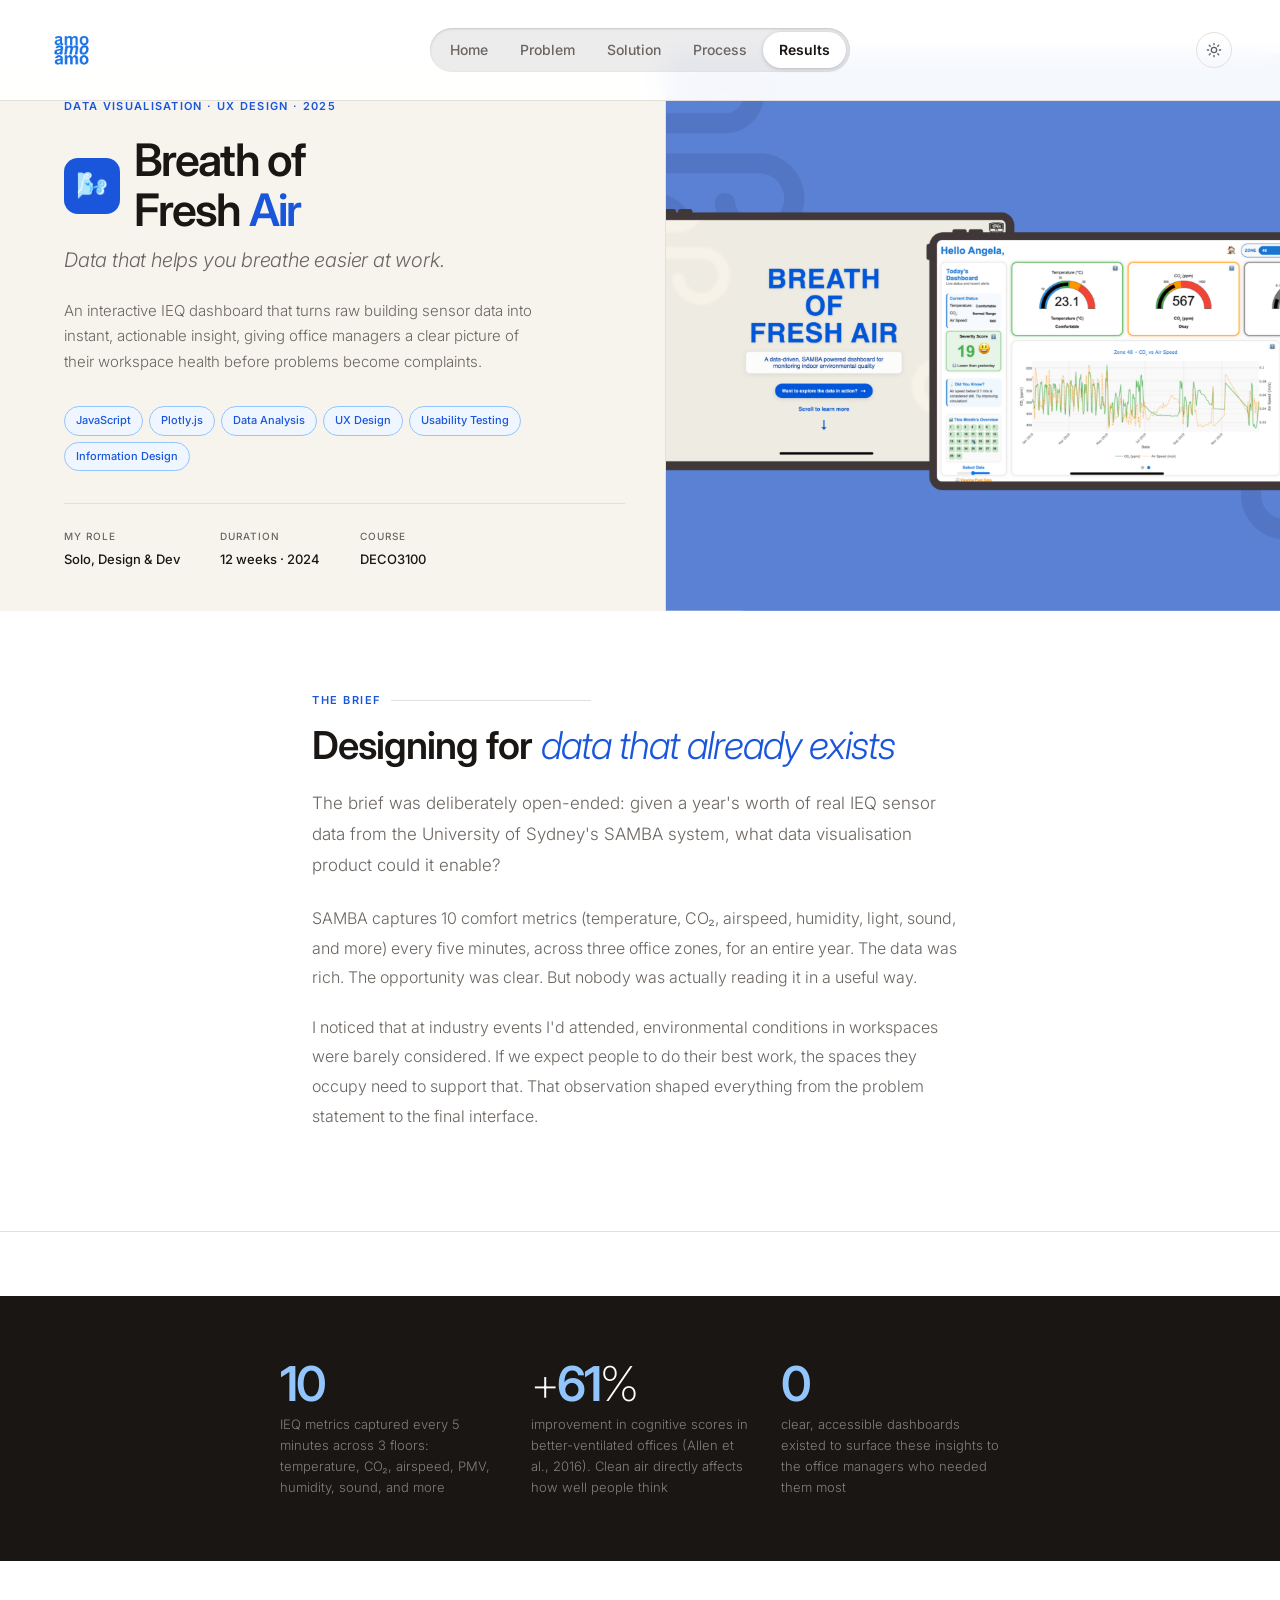
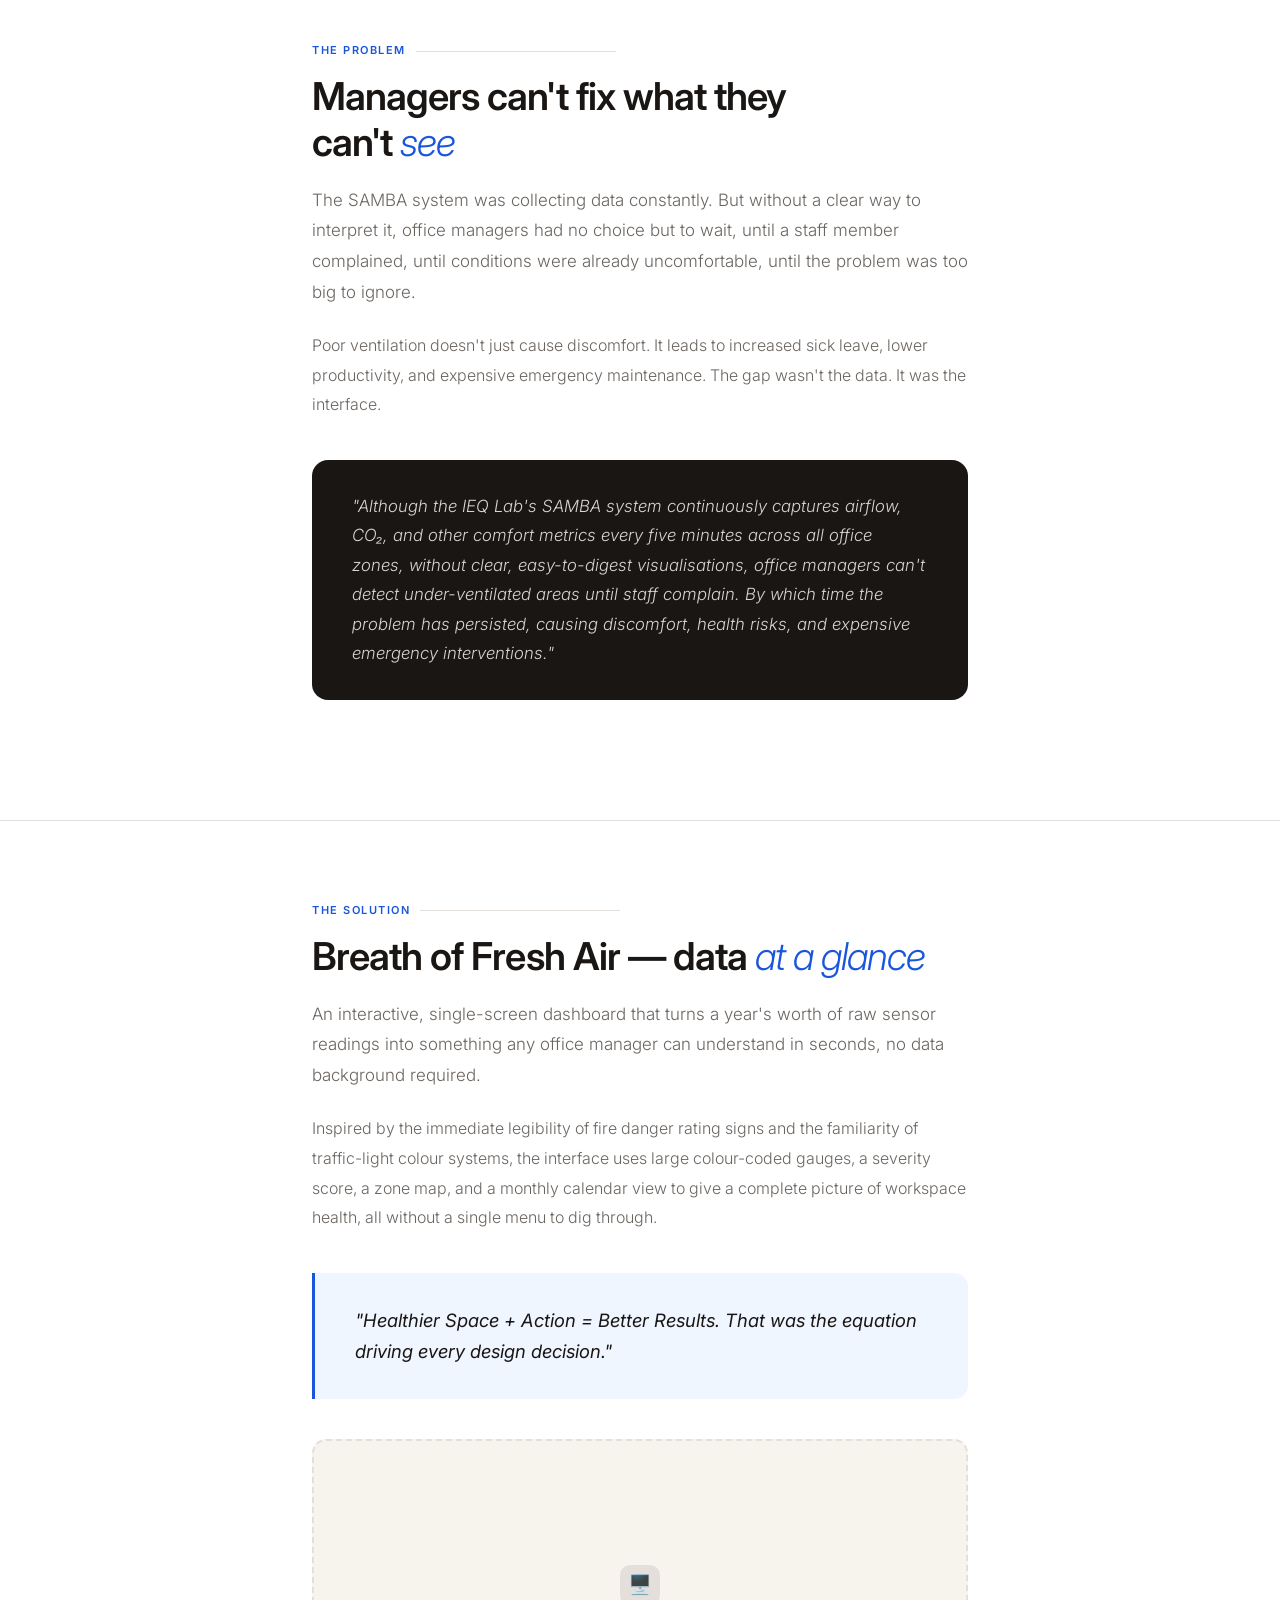
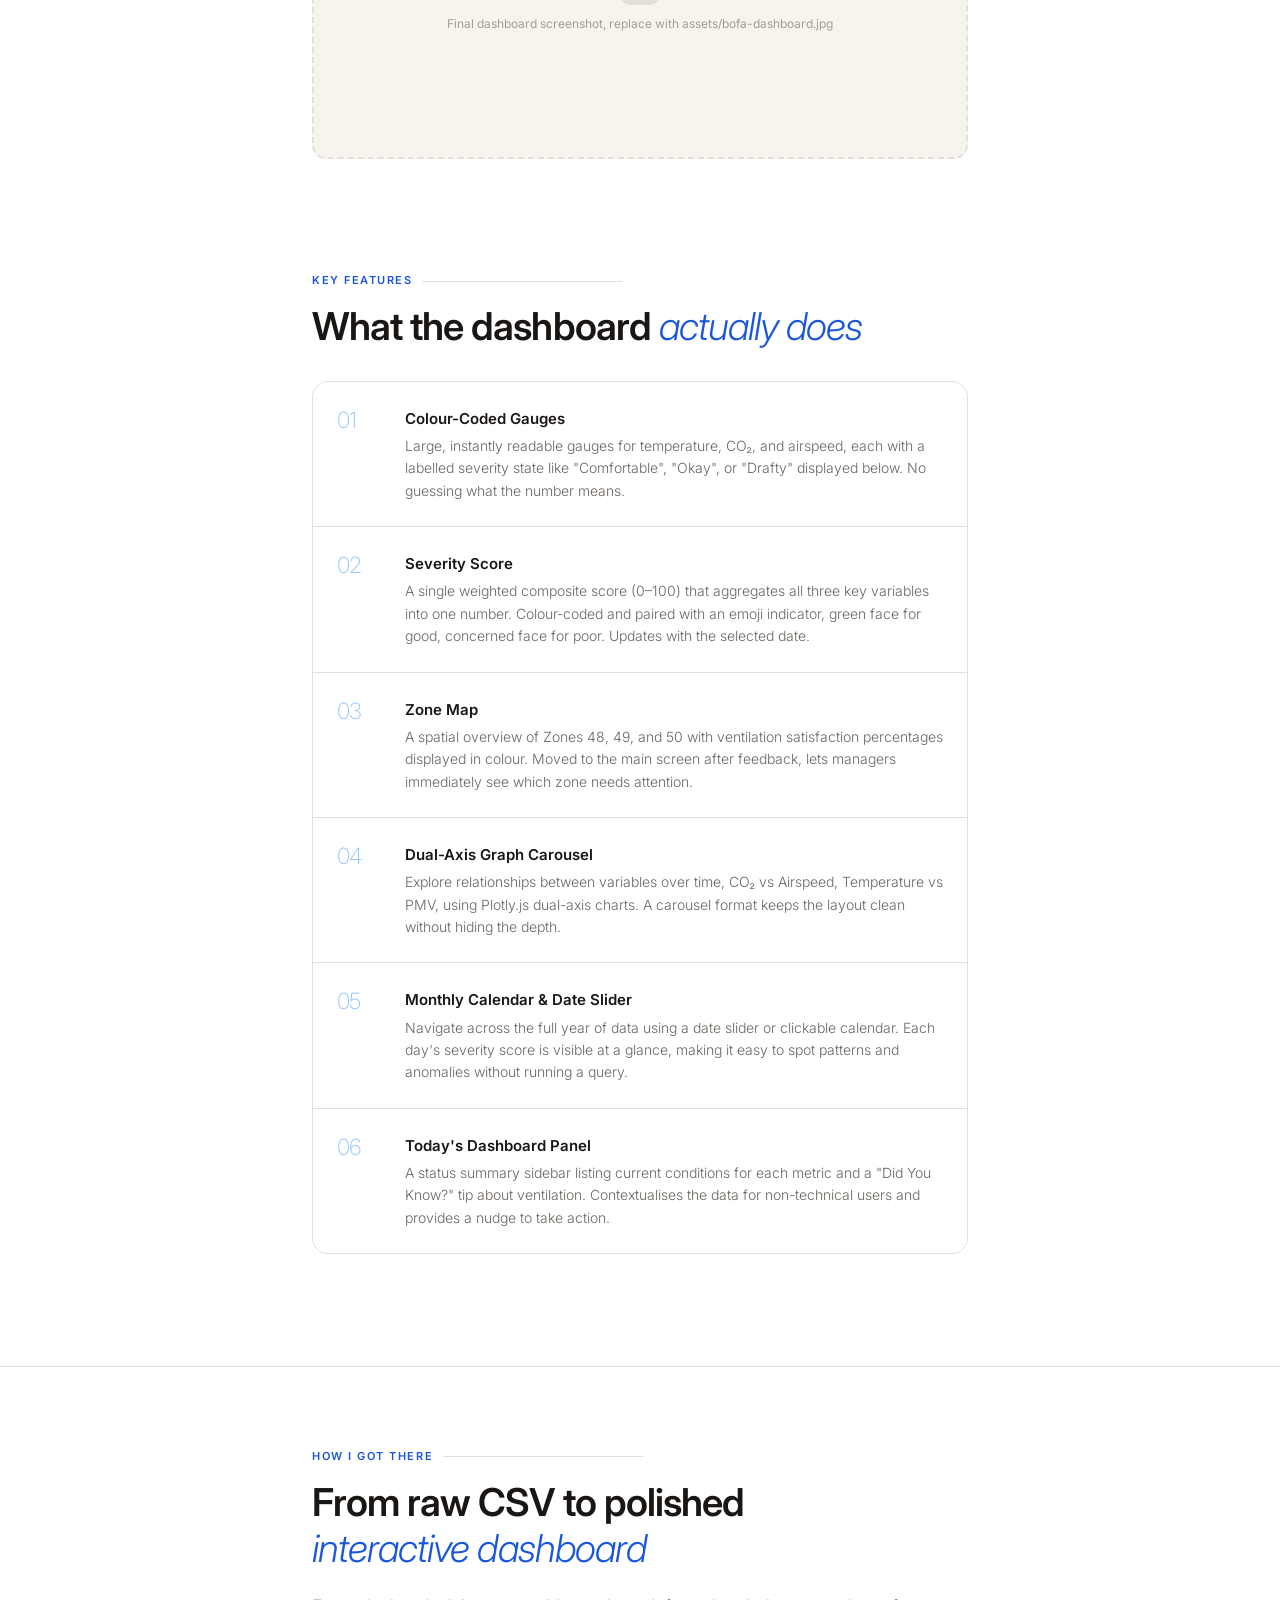
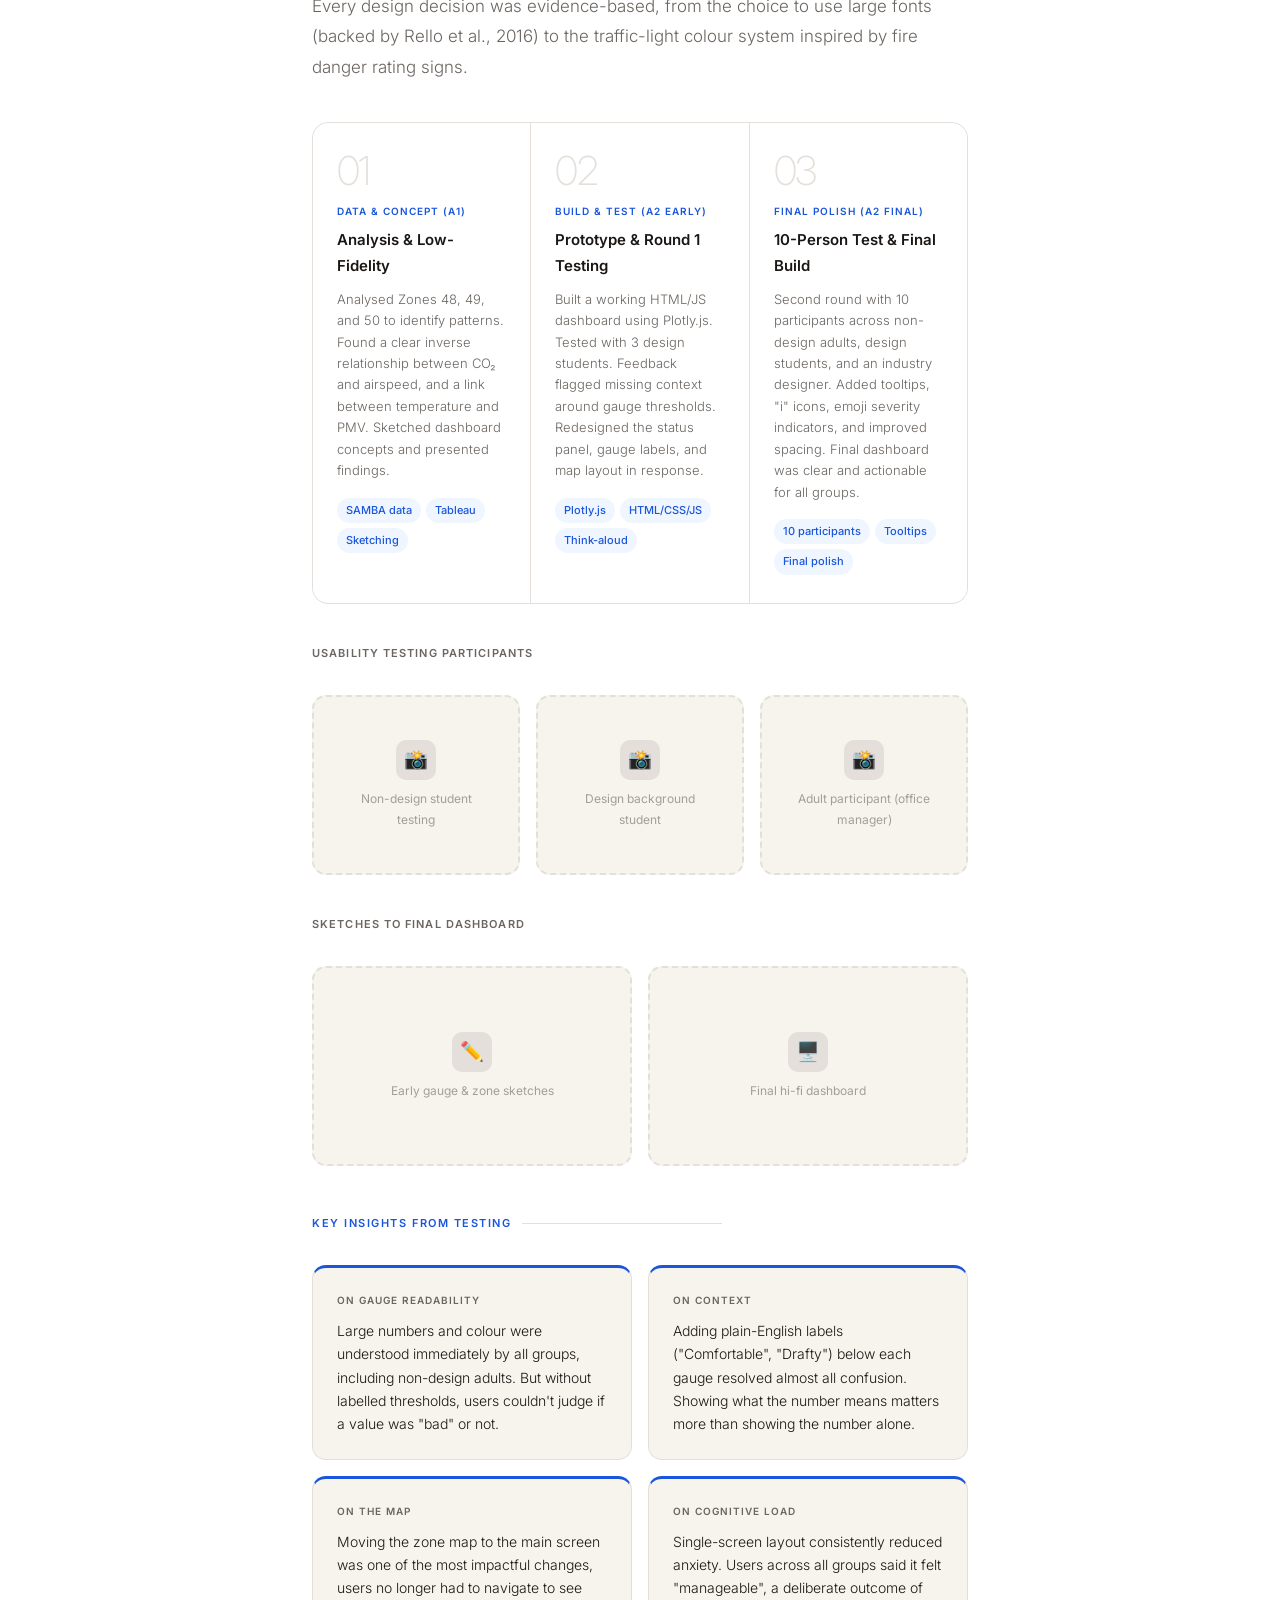
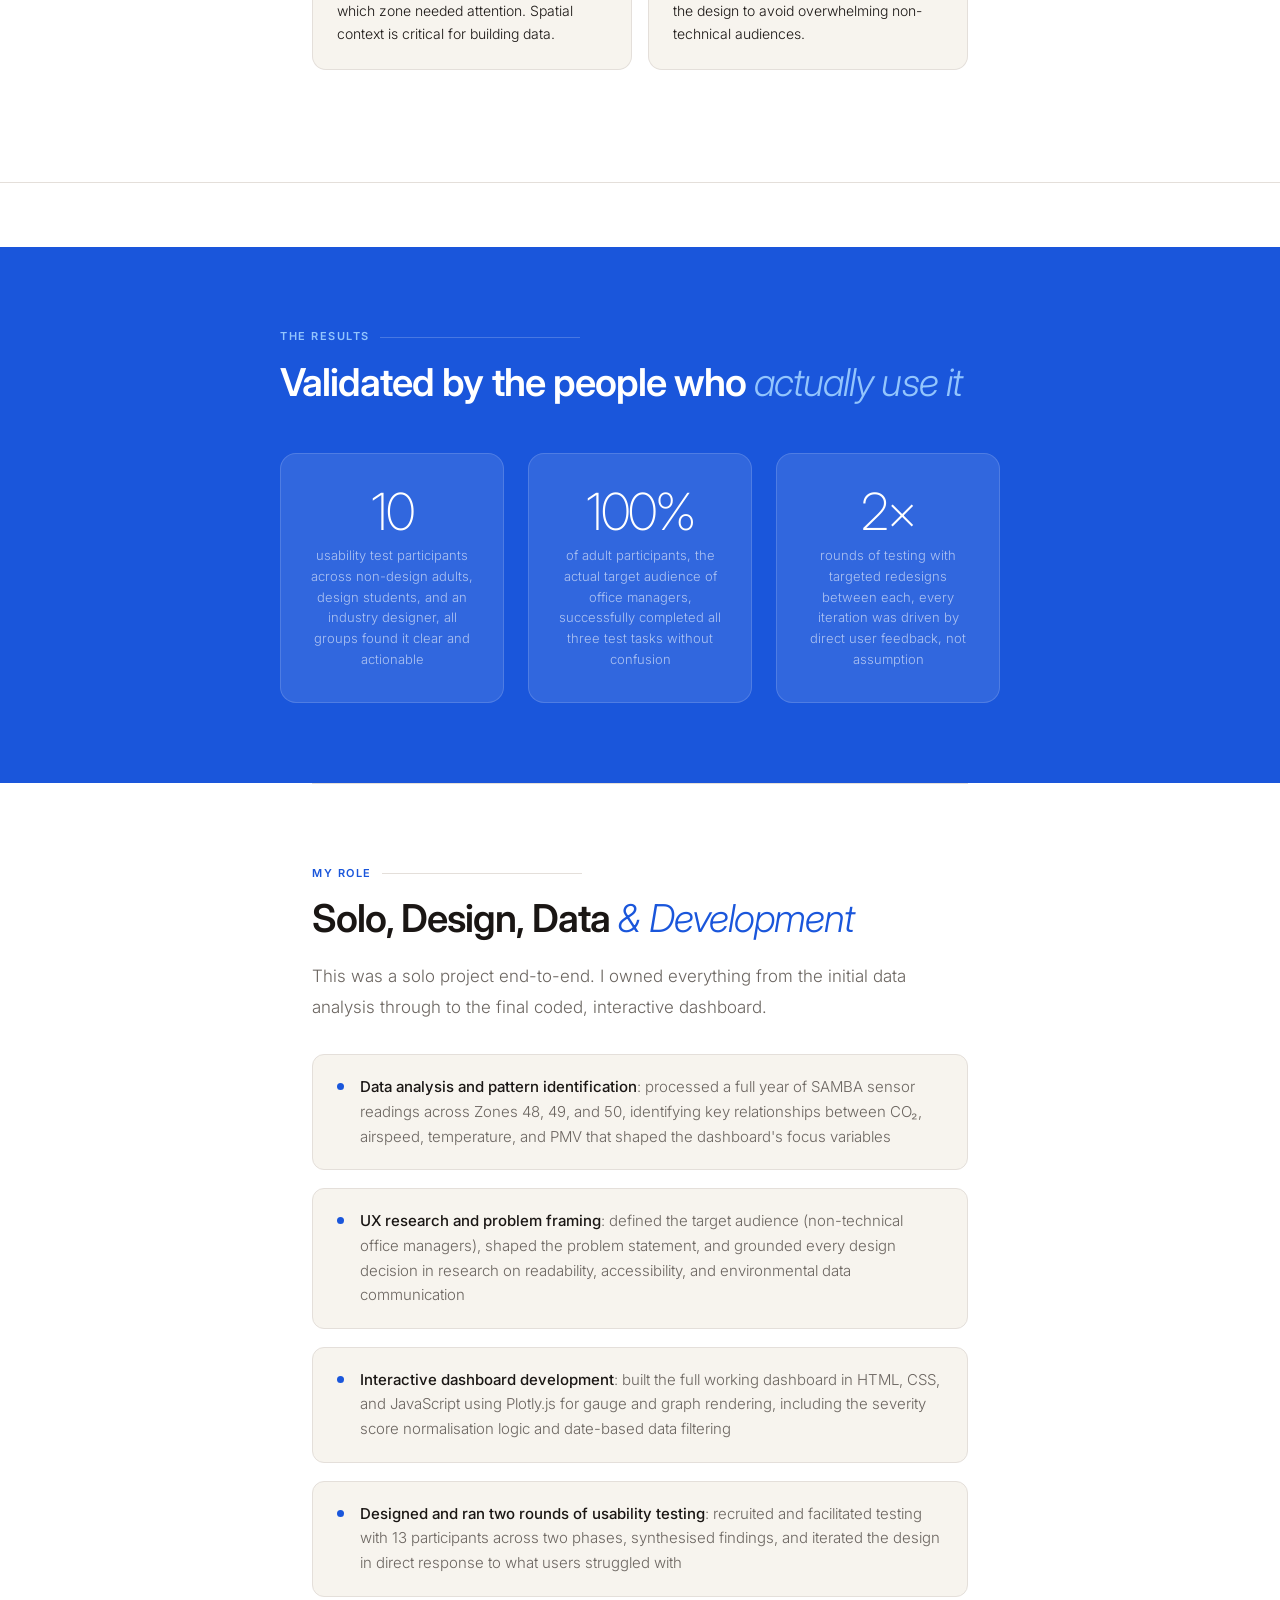
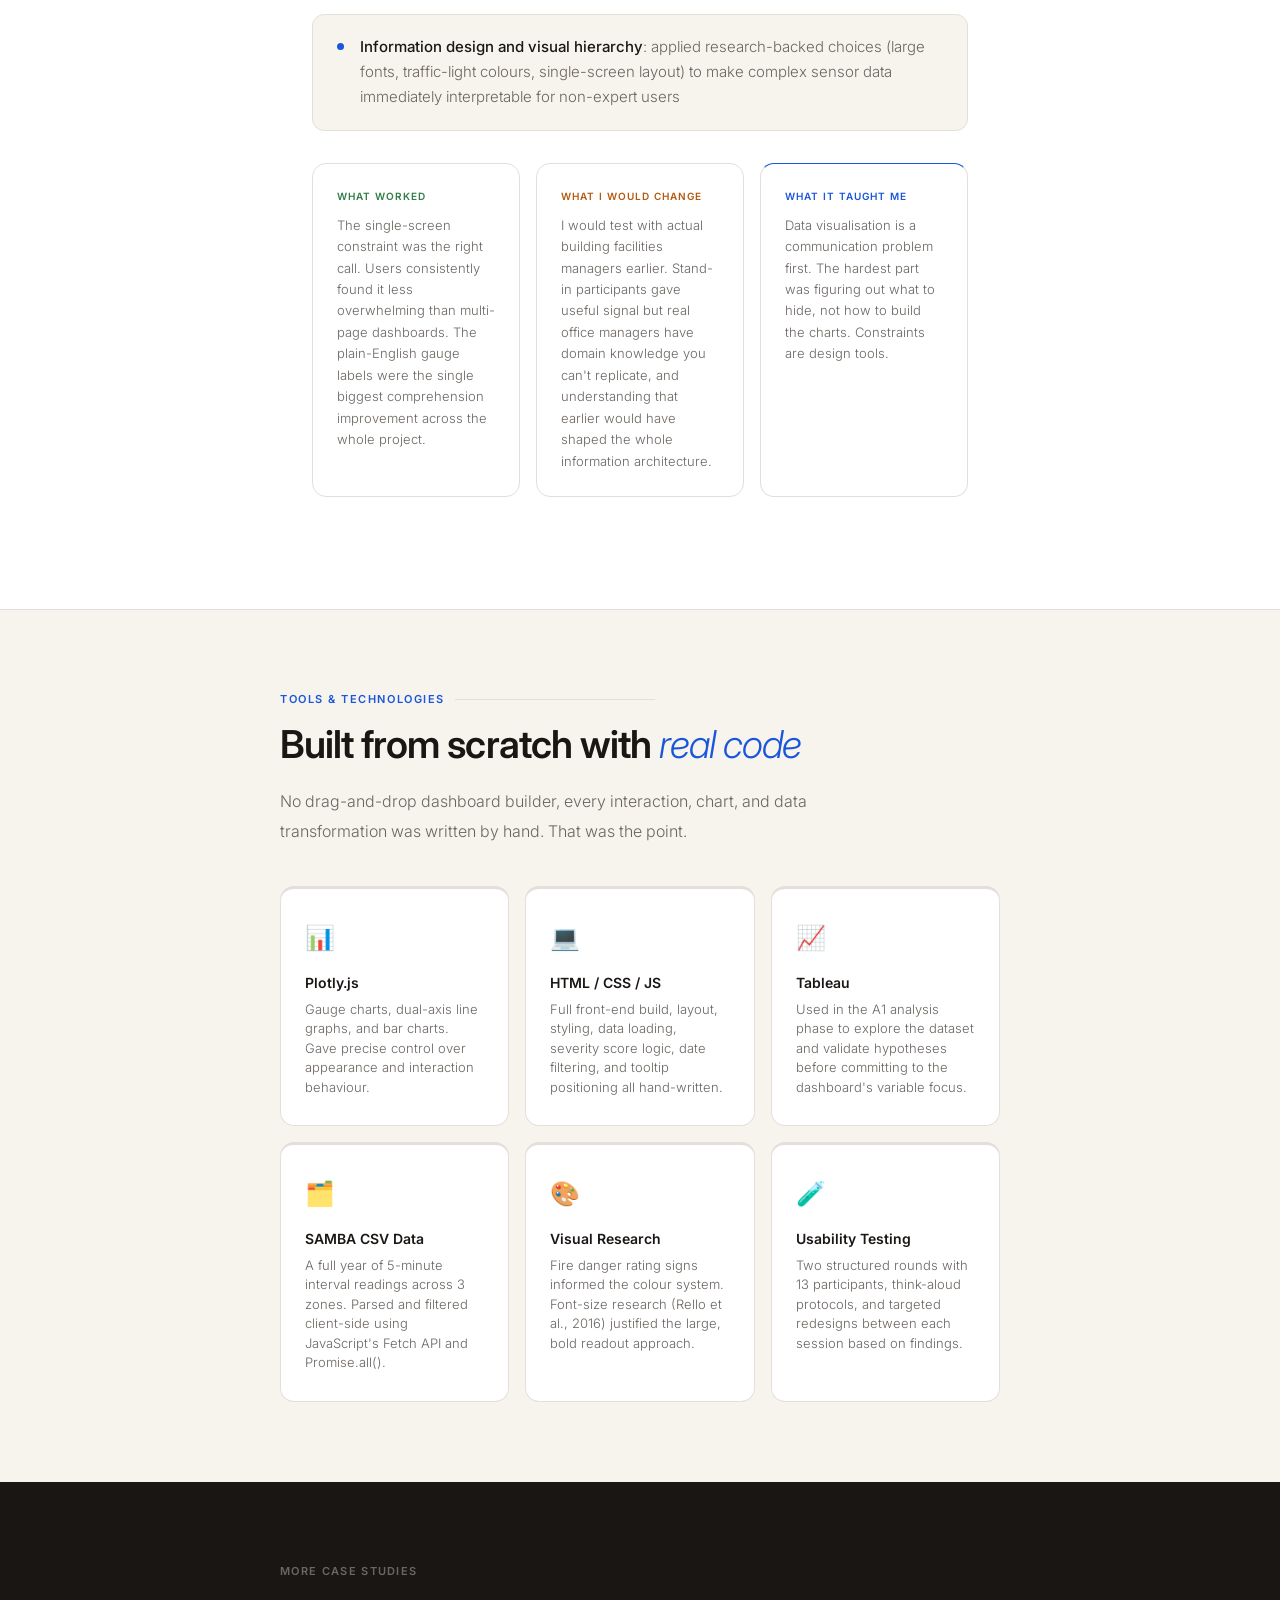
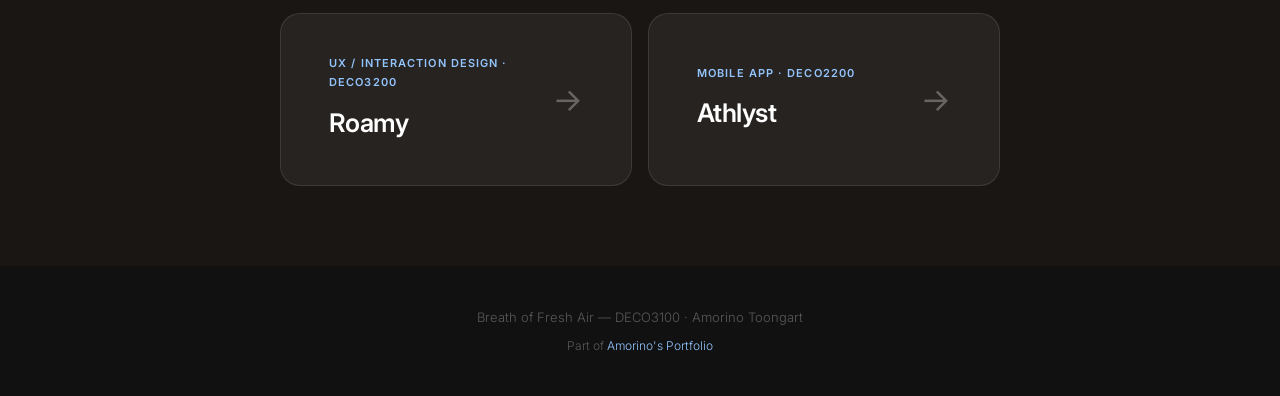
<file: casestudybreathoffreshair.html>
<!DOCTYPE html>
<html lang="en">
<head>
<meta charset="UTF-8">
<meta name="viewport" content="width=device-width, initial-scale=1.0">
<title>Breath of Fresh Air — Case Study · Amorino Toongart</title>
<!-- Social preview — replace YOUR_SITE_URL with your deployed domain -->
<meta property="og:type"        content="website" />
<meta property="og:title"       content="Breath of Fresh Air — Case Study · Amorino Toongart" />
<meta property="og:description" content="An interactive IEQ dashboard turning raw building sensor data into clear, actionable insights for office managers." />
<meta property="og:image"       content="https://YOUR_SITE_URL/assets/clickbait.png" />
<meta property="og:image:width"  content="1200" />
<meta property="og:image:height" content="630" />
<meta name="twitter:card"       content="summary_large_image" />
<meta name="twitter:image"      content="https://YOUR_SITE_URL/assets/clickbait.png" />
<link rel="preconnect" href="https://fonts.googleapis.com">
<link rel="preconnect" href="https://fonts.gstatic.com" crossorigin>
<link href="https://fonts.googleapis.com/css2?family=Inter:ital,wght@0,300;0,400;0,500;0,600;1,300;1,400&display=swap" rel="stylesheet">
<script>
  (function () {
    if (localStorage.getItem('theme') !== 'dark') {
      document.documentElement.setAttribute('data-theme', 'light');
    }
  })();
</script>
<style>
*, *::before, *::after { box-sizing: border-box; margin: 0; padding: 0; }

/* ── TOKENS ── same as Roamy but blue accent for this project */
:root {
  --blue: #1A56DB;
  --blue-light: #93C5FD;
  --blue-faint: #EFF6FF;
  --cream: #F7F4EE;
  --ink: #1A1614;
  --muted: #6B6560;
  --border: #E4DFDA;
  --white: #fff;
  --f: 'Inter', sans-serif;
  --col: 720px;
  /* alias so shared components can reference --accent */
  --accent: var(--blue);
  --accent-light: var(--blue-light);
  --accent-faint: var(--blue-faint);
}

html { scroll-behavior: smooth; }

body {
  font-family: var(--f);
  background: var(--white);
  color: var(--ink);
  font-size: 17px;
  line-height: 1.75;
  overflow-x: hidden;
}

/* ── NAV ── identical structure to Roamy */
nav {
  position: fixed;
  top: 0; left: 0; right: 0;
  z-index: 100;
  padding: 1.75rem 3rem;
  display: grid;
  grid-template-columns: 1fr auto 1fr;
  align-items: center;
  background: rgba(255,255,255,0.94);
  backdrop-filter: blur(12px);
  border-bottom: 1px solid var(--border);
  transition: padding 0.3s ease;
}

.nav__logo {
  display: block;
  font-size: 0;
  width: 3rem;
  height: 2.25rem;
  background-color: #1a73e8;
  -webkit-mask: url('assets/amoamoamologo.svg') no-repeat center / contain;
  mask: url('assets/amoamoamologo.svg') no-repeat center / contain;
  -webkit-mask-mode: alpha;
  mask-mode: alpha;
  text-decoration: none;
  transition: opacity 0.3s ease;
}
.nav__logo:hover { opacity: 0.65; }

.nav-links {
  position: relative;
  display: flex;
  gap: 0;
  list-style: none;
  margin: 0;
  padding: 4px;
  background: rgba(120,120,128,0.14);
  border-radius: 100px;
  box-shadow: inset 0 1px 3px rgba(0,0,0,0.13), inset 0 0.5px 1px rgba(0,0,0,0.08);
}
.nav-pill-indicator {
  position: absolute;
  top: 4px; left: 4px;
  height: calc(100% - 8px);
  background: #fff;
  border-radius: 100px;
  box-shadow: 0 1px 5px rgba(0,0,0,0.15), 0 0.5px 2px rgba(0,0,0,0.09);
  transition: left 0.28s cubic-bezier(0.34,1.56,0.64,1), width 0.28s cubic-bezier(0.34,1.56,0.64,1);
  pointer-events: none;
  z-index: 0;
}
.nav-links a {
  position: relative;
  z-index: 1;
  display: block;
  font-size: 0.875rem;
  font-weight: 500;
  color: var(--muted);
  text-decoration: none;
  padding: 0.35rem 1rem;
  border-radius: 100px;
  transition: color 0.18s ease;
  white-space: nowrap;
}
.nav-links a:hover { background: none; box-shadow: none; color: var(--fg); }
.nav-links a.nav-active { color: var(--fg); font-weight: 600; }
.theme-toggle { justify-self: end; }

.theme-toggle {
  width: 2.25rem; height: 2.25rem;
  border-radius: 50%;
  border: 1px solid var(--border);
  background: transparent;
  cursor: pointer;
  display: flex; align-items: center; justify-content: center;
  transition: background 0.2s, border-color 0.2s;
  padding: 0;
}
.theme-toggle:hover { background: var(--blue-faint); border-color: var(--blue-light); }
.theme-toggle svg { display: block; }

/* ── HERO ── same 52/48 split as Roamy */
.hero {
  height: 62vh;
  min-height: 400px;
  max-height: 580px;
  display: grid;
  grid-template-columns: 52% 48%;
  margin-top: 53px;
  overflow: hidden;
}

.hero-left {
  padding: 2.25rem 2.5rem 2rem 5vw;
  display: flex;
  flex-direction: column;
  justify-content: center;
  background: var(--cream);
  border-right: 1px solid var(--border);
}

.eyebrow {
  font-size: 11px;
  font-weight: 600;
  letter-spacing: 0.12em;
  text-transform: uppercase;
  color: var(--blue);
  margin-bottom: 1.25rem;
}

.hero-logo-row {
  display: flex;
  align-items: center;
  gap: 0.85rem;
  margin-bottom: 0.5rem;
}

/* Icon placeholder — replace with actual asset if you have one */
.hero-icon-box {
  width: 56px; height: 56px;
  border-radius: 14px;
  background: var(--blue);
  display: flex; align-items: center; justify-content: center;
  font-size: 1.6rem;
  flex-shrink: 0;
}

.hero-wordmark {
  font-size: clamp(2rem, 3.5vw, 3.2rem);
  font-weight: 600;
  letter-spacing: -0.04em;
  color: var(--ink);
  line-height: 1.1;
}
.hero-wordmark em { color: var(--blue); font-style: normal; }

.hero-tagline {
  font-size: clamp(1rem, 1.8vw, 1.25rem);
  font-weight: 300;
  color: var(--muted);
  font-style: italic;
  margin-bottom: 1.25rem;
  letter-spacing: -0.01em;
}

.hero-sub {
  font-size: 15px;
  color: var(--muted);
  line-height: 1.7;
  margin-bottom: 2rem;
  font-weight: 300;
  max-width: 480px;
}

.tool-row { display: flex; flex-wrap: wrap; gap: 6px; margin-bottom: 2rem; }

.chip {
  font-size: 11px;
  font-weight: 500;
  color: var(--ink);
  background: var(--white);
  border: 1px solid var(--border);
  padding: 4px 11px;
  border-radius: 20px;
}
.chip.blue { background: var(--blue-faint); border-color: var(--blue-light); color: var(--blue); }

.hero-meta {
  display: flex;
  gap: 0;
  border-top: 1px solid var(--border);
  padding-top: 1.5rem;
  flex-wrap: wrap;
}
.meta-item { display: flex; flex-direction: column; gap: 3px; padding-right: 2.5rem; }
.meta-label { font-size: 10px; letter-spacing: 0.1em; text-transform: uppercase; color: var(--muted); font-weight: 500; }
.meta-value { font-size: 13px; font-weight: 500; color: var(--ink); }

/* Hero right — dashboard screenshot placeholder */
.hero-right {
  background: #0F172A;
  display: flex;
  align-items: center;
  justify-content: center;
  overflow: hidden;
  height: 100%;
  position: relative;
}

.hero-right img {
  width: 100%;
  height: 100%;
  object-fit: cover;
  object-position: center;
  display: block;
}

/* Dashboard preview placeholder — shown when no image */
.dashboard-preview-ph {
  display: flex;
  flex-direction: column;
  align-items: center;
  gap: 1.5rem;
  padding: 2.5rem;
  text-align: center;
  color: rgba(255,255,255,0.5);
}

.gauge-row-ph {
  display: flex;
  gap: 1rem;
}

.gauge-ph {
  width: 80px; height: 80px;
  border-radius: 50%;
  border: 3px solid;
  display: flex; align-items: center; justify-content: center;
  font-size: 11px; font-weight: 600;
}

.gauge-ph.green { border-color: #22C55E; color: #22C55E; }
.gauge-ph.amber { border-color: #F59E0B; color: #F59E0B; }
.gauge-ph.red { border-color: #EF4444; color: #EF4444; }

.dash-label { font-size: 11px; letter-spacing: 0.08em; text-transform: uppercase; opacity: 0.4; }

/* ── BODY ── */
.body-wrap {
  max-width: var(--col);
  margin: 0 auto;
  padding: 0 2rem;
}

.section-block { padding: 5rem 0 0; }
.section-block:last-of-type { padding-bottom: 5rem; }

.section-label {
  font-size: 11px;
  font-weight: 600;
  letter-spacing: 0.14em;
  text-transform: uppercase;
  color: var(--blue);
  margin-bottom: 0.75rem;
  display: flex;
  align-items: center;
  gap: 10px;
}
.section-label::after {
  content: '';
  flex: 1;
  height: 1px;
  background: var(--border);
  max-width: 200px;
}

h2 {
  font-size: clamp(1.8rem, 3vw, 2.4rem);
  font-weight: 600;
  letter-spacing: -0.025em;
  line-height: 1.2;
  margin-bottom: 1.25rem;
  color: var(--ink);
}
h2 em { font-style: italic; color: var(--blue); font-weight: 300; }

.lead {
  font-size: 17px;
  color: var(--muted);
  line-height: 1.8;
  font-weight: 300;
  margin-bottom: 1.5rem;
}
.body-p {
  font-size: 16px;
  color: var(--muted);
  line-height: 1.85;
  font-weight: 300;
  margin-bottom: 1.25rem;
}

/* PULL QUOTE */
.pull-quote {
  margin: 2.5rem 0;
  padding: 2rem 2.5rem;
  border-left: 3px solid var(--blue);
  background: var(--blue-faint);
  border-radius: 0 14px 14px 0;
}
.pull-quote p {
  font-size: 1.15rem;
  font-style: italic;
  color: var(--ink);
  line-height: 1.7;
  font-weight: 400;
}

/* PROBLEM BOX */
.problem-box {
  margin: 2.5rem 0;
  padding: 2rem 2.5rem;
  background: var(--ink);
  border-radius: 16px;
}
.problem-box p {
  font-size: 1.05rem;
  font-style: italic;
  line-height: 1.75;
  color: rgba(255,255,255,0.82);
  font-weight: 300;
}

/* STAT STRIP */
.stat-strip {
  background: var(--ink);
  padding: 4rem 5vw;
  margin: 4rem 0 0;
}
.stat-strip-inner {
  max-width: var(--col);
  margin: 0 auto;
  display: grid;
  grid-template-columns: repeat(3, 1fr);
  gap: 2rem;
}
.stat-item { display: flex; flex-direction: column; gap: 6px; }
.stat-num {
  font-size: 3rem;
  font-weight: 200;
  color: var(--white);
  line-height: 1;
  letter-spacing: -0.04em;
}
.stat-num span { color: var(--blue-light); font-weight: 600; }
.stat-desc { font-size: 13px; color: rgba(255,255,255,0.45); line-height: 1.6; font-weight: 300; }

/* IMAGE PLACEHOLDER */
.img-ph {
  background: var(--cream);
  border: 2px dashed var(--border);
  border-radius: 14px;
  display: flex;
  flex-direction: column;
  align-items: center;
  justify-content: center;
  gap: 8px;
  color: var(--muted);
  font-size: 13px;
  text-align: center;
  padding: 2rem;
}
.img-ph-icon {
  width: 40px; height: 40px;
  background: var(--border);
  border-radius: 10px;
  display: flex; align-items: center; justify-content: center;
  font-size: 1.2rem;
}
.img-ph span { font-size: 12px; opacity: 0.6; }

.img-2col { display: grid; grid-template-columns: 1fr 1fr; gap: 1rem; margin: 2rem 0; }
.img-3col { display: grid; grid-template-columns: repeat(3, 1fr); gap: 1rem; margin: 2rem 0; }
.img-full { margin: 2rem 0; }

hr.section-rule { border: none; border-top: 1px solid var(--border); margin: 0; }

/* PROCESS TIMELINE */
.timeline {
  display: grid;
  grid-template-columns: repeat(3, 1fr);
  gap: 1px;
  background: var(--border);
  border: 1px solid var(--border);
  border-radius: 16px;
  overflow: hidden;
  margin: 2.5rem 0;
}
.tl-step {
  background: var(--white);
  padding: 1.75rem 1.5rem;
  transition: background 0.2s;
}
.tl-step:hover { background: var(--cream); }
.tl-num {
  font-size: 2.5rem;
  font-weight: 200;
  color: var(--border);
  line-height: 1;
  margin-bottom: 0.75rem;
  letter-spacing: -0.04em;
}
.tl-phase { font-size: 10px; font-weight: 600; letter-spacing: 0.1em; text-transform: uppercase; color: var(--blue); margin-bottom: 0.35rem; }
.tl-title { font-size: 15px; font-weight: 600; color: var(--ink); margin-bottom: 0.6rem; }
.tl-desc { font-size: 13px; color: var(--muted); line-height: 1.65; font-weight: 300; }
.tl-tags { display: flex; flex-wrap: wrap; gap: 5px; margin-top: 1rem; }
.tl-tag { font-size: 11px; color: var(--blue); background: var(--blue-faint); padding: 3px 9px; border-radius: 20px; font-weight: 500; }

/* INSIGHT CARDS */
.insight-grid {
  display: grid;
  grid-template-columns: 1fr 1fr;
  gap: 1rem;
  margin: 2rem 0;
}
.insight-card {
  padding: 1.5rem;
  border: 1px solid var(--border);
  border-radius: 14px;
  border-top: 3px solid var(--blue);
  background: var(--cream);
}
.insight-label { font-size: 10px; letter-spacing: 0.1em; text-transform: uppercase; color: var(--muted); font-weight: 600; margin-bottom: 0.6rem; }
.insight-text { font-size: 14px; color: var(--ink); line-height: 1.65; font-weight: 300; }

/* FEATURE LIST — dashboard features (no phone mockup, these are dashboard views) */
.feature-list {
  display: flex;
  flex-direction: column;
  gap: 1px;
  background: var(--border);
  border: 1px solid var(--border);
  border-radius: 16px;
  overflow: hidden;
  margin: 2rem 0;
}
.feature-row {
  display: grid;
  grid-template-columns: 48px 1fr;
  gap: 1.25rem;
  align-items: start;
  padding: 1.5rem;
  background: var(--white);
  transition: background 0.15s;
}
.feature-row:hover { background: var(--cream); }
.feature-num { font-size: 1.4rem; font-weight: 200; color: var(--blue-light); letter-spacing: -0.03em; line-height: 1; padding-top: 3px; }
.feature-name { font-size: 15px; font-weight: 600; color: var(--ink); margin-bottom: 3px; }
.feature-desc { font-size: 14px; color: var(--muted); line-height: 1.6; font-weight: 300; }

/* RESULTS STRIP */
.results-strip {
  background: var(--blue);
  padding: 5rem 5vw;
  margin: 4rem 0 0;
}
.results-inner { max-width: var(--col); margin: 0 auto; }
.results-strip .section-label { color: var(--blue-light); }
.results-strip .section-label::after { background: rgba(255,255,255,0.2); }
.results-strip h2 { color: var(--white); }
.results-strip h2 em { color: var(--blue-light); }

.results-grid {
  display: grid;
  grid-template-columns: repeat(3, 1fr);
  gap: 1.5rem;
  margin-top: 3rem;
}
.result-card {
  background: rgba(255,255,255,0.1);
  border: 1px solid rgba(255,255,255,0.15);
  border-radius: 16px;
  padding: 2rem 1.5rem;
  text-align: center;
  transition: background 0.25s, transform 0.25s;
}
.result-card:hover { background: rgba(255,255,255,0.18); transform: translateY(-4px); }
.result-num {
  font-size: 3.2rem;
  font-weight: 200;
  line-height: 1;
  color: white;
  margin-bottom: 0.5rem;
  letter-spacing: -0.04em;
}
.result-desc { font-size: 13px; color: rgba(255,255,255,0.6); line-height: 1.6; font-weight: 300; }

/* MY ROLE */
.role-block { padding: 5rem 0; border-top: 1px solid var(--border); }

.contribution-list { display: flex; flex-direction: column; gap: 1.1rem; margin: 2rem 0; }
.contribution {
  display: flex;
  align-items: flex-start;
  gap: 1rem;
  padding: 1.25rem 1.5rem;
  border: 1px solid var(--border);
  border-radius: 12px;
  background: var(--cream);
  transition: border-color 0.2s, transform 0.2s;
}
.contribution:hover { border-color: var(--blue-light); transform: translateX(4px); }
.contribution-dot {
  width: 7px; height: 7px;
  border-radius: 50%;
  background: var(--blue);
  flex-shrink: 0;
  margin-top: 8px;
}
.contribution p { font-size: 15px; color: var(--muted); line-height: 1.65; font-weight: 300; }
.contribution strong { color: var(--ink); font-weight: 500; }

.reflection-grid { display: grid; grid-template-columns: repeat(3, 1fr); gap: 1rem; margin: 2rem 0; }
.reflection-card {
  padding: 1.5rem;
  border: 1px solid var(--border);
  border-radius: 14px;
  background: var(--white);
}
.r-label { font-size: 10px; letter-spacing: 0.1em; text-transform: uppercase; font-weight: 600; margin-bottom: 0.6rem; }
.r-label.worked { color: #2D7D46; }
.r-label.improve { color: #B45A10; }
.r-label.learned { color: var(--blue); }
.r-text { font-size: 13px; color: var(--muted); line-height: 1.65; font-weight: 300; }

/* TOOLS USED — replaces team section for solo project */
.tools-strip {
  background: var(--cream);
  padding: 5rem 5vw;
  border-top: 1px solid var(--border);
}
.tools-inner { max-width: var(--col); margin: 0 auto; }

.tools-grid {
  display: grid;
  grid-template-columns: repeat(3, 1fr);
  gap: 1rem;
  margin-top: 2.5rem;
}
.tool-card {
  padding: 1.75rem 1.5rem;
  background: var(--white);
  border: 1px solid var(--border);
  border-radius: 14px;
  border-top: 3px solid var(--border);
  transition: border-top-color 0.2s, transform 0.2s;
}
.tool-card:hover { border-top-color: var(--blue-light); transform: translateY(-3px); }
.tool-card-icon { font-size: 1.5rem; margin-bottom: 0.75rem; display: block; }
.tool-card-name { font-size: 14px; font-weight: 600; color: var(--ink); margin-bottom: 4px; }
.tool-card-desc { font-size: 13px; color: var(--muted); line-height: 1.5; font-weight: 300; }

/* NEXT PROJECT */
.next-project { background: var(--ink); padding: 5rem 5vw; }
.next-inner { max-width: var(--col); margin: 0 auto; }
.next-label { font-size: 11px; font-weight: 600; letter-spacing: 0.12em; text-transform: uppercase; color: rgba(255,255,255,0.35); margin-bottom: 2rem; }

.next-card {
  display: flex;
  align-items: center;
  justify-content: space-between;
  padding: 2.5rem 3rem;
  background: rgba(255,255,255,0.06);
  border: 1px solid rgba(255,255,255,0.1);
  border-radius: 20px;
  text-decoration: none;
  transition: background 0.25s, transform 0.25s, border-color 0.25s;
}
.next-card:hover { background: rgba(255,255,255,0.1); border-color: var(--blue-light); transform: translateY(-4px); }
.next-card-type { font-size: 11px; font-weight: 600; letter-spacing: 0.1em; text-transform: uppercase; color: var(--blue-light); margin-bottom: 0.5rem; }
.next-card-title { font-size: 1.6rem; font-weight: 600; color: white; letter-spacing: -0.02em; }
.next-card-arrow { font-size: 2rem; color: rgba(255,255,255,0.3); transition: color 0.2s, transform 0.2s; }
.next-card:hover .next-card-arrow { color: var(--blue-light); transform: translateX(6px); }

footer {
  background: #111;
  color: rgba(255,255,255,0.3);
  text-align: center;
  padding: 2.5rem;
  font-size: 13px;
  font-weight: 300;
}
footer a { color: var(--blue-light); text-decoration: none; }

/* REVEAL */
.reveal { opacity: 0; transform: translateY(24px); transition: opacity 0.6s ease, transform 0.6s ease; }
.reveal.visible { opacity: 1; transform: translateY(0); }

/* Next-project cards grid */
.next-cards-grid { display: grid; grid-template-columns: 1fr 1fr; gap: 1rem; }

/* ── RESPONSIVE ── */
@media (max-width: 768px) {
  nav { padding: 1rem 1.25rem; }
  .nav-links { display: none; }

  .hero {
    grid-template-columns: 1fr;
    height: auto;
    max-height: none;
    margin-top: 60px;
  }
  .hero-right { height: 240px; }
  .hero-left { padding: 2rem 1.5rem; }

  .body-wrap { padding: 0 1.25rem; }
  .section-block { padding: 3rem 0 0; }

  .stat-strip { padding: 3rem 1.5rem; }
  .stat-strip-inner { grid-template-columns: 1fr; gap: 1.5rem; }

  .timeline { grid-template-columns: 1fr; }

  .insight-grid { grid-template-columns: 1fr; }

  .img-2col, .img-3col { grid-template-columns: 1fr; }

  .results-strip { padding: 4rem 1.5rem; }
  .results-grid { grid-template-columns: 1fr; gap: 1rem; }

  .reflection-grid { grid-template-columns: 1fr; }

  .tools-strip { padding: 4rem 1.5rem; }
  .tools-grid { grid-template-columns: 1fr 1fr; }

  .next-project { padding: 4rem 1.5rem; }
  .next-cards-grid { grid-template-columns: 1fr; }
  .next-card { padding: 1.75rem 1.5rem; }
  .next-card-title { font-size: 1.3rem; }

  .pull-quote { padding: 1.5rem; }
  .problem-box { padding: 1.5rem; }

  .role-block { padding: 3.5rem 0; }
}

@media (max-width: 480px) {
  .tools-grid { grid-template-columns: 1fr; }
  h2 { font-size: 1.6rem; }
}
</style>
</head>
<body>

<!-- NAV -->
<nav>
  <a class="nav__logo" href="index.html">amorino</a>
  <ul class="nav-links">
    <li><a href="index.html">Home</a></li>
    <li><a href="#problem">Problem</a></li>
    <li><a href="#solution">Solution</a></li>
    <li><a href="#process">Process</a></li>
    <li><a href="#results">Results</a></li>
  </ul>
  <button class="theme-toggle" id="theme-toggle" aria-label="Toggle colour scheme"></button>
</nav>


<!-- HERO -->
<div class="hero">
  <div class="hero-left">
    <p class="eyebrow">Data Visualisation · UX Design · 2025</p>
    <div class="hero-logo-row">
      <!-- Swap the emoji box for an actual logo img if you have one:
           <img src="assets/bofa-logo.png" alt="BOFA logo" class="hero-logo-img" style="width:56px;height:56px;object-fit:contain;"> -->
      <div class="hero-icon-box">🌬️</div>
      <span class="hero-wordmark">Breath of<br>Fresh <em>Air</em></span>
    </div>
    <p class="hero-tagline">Data that helps you breathe easier at work.</p>
    <p class="hero-sub">An interactive IEQ dashboard that turns raw building sensor data into instant, actionable insight, giving office managers a clear picture of their workspace health before problems become complaints.</p>

    <div class="tool-row">
      <span class="chip blue">JavaScript</span>
      <span class="chip blue">Plotly.js</span>
      <span class="chip blue">Data Analysis</span>
      <span class="chip blue">UX Design</span>
      <span class="chip blue">Usability Testing</span>
      <span class="chip blue">Information Design</span>
    </div>

    <div class="hero-meta">
      <div class="meta-item">
        <span class="meta-label">My Role</span>
        <span class="meta-value">Solo, Design & Dev</span>
      </div>
      <div class="meta-item">
        <span class="meta-label">Duration</span>
        <span class="meta-value">12 weeks · 2024</span>
      </div>
      <div class="meta-item">
        <span class="meta-label">Course</span>
        <span class="meta-value">DECO3100</span>
      </div>
    </div>
  </div>

  <div class="hero-right">
    <img src="assets/BOFANewMockup.png" alt="Breath of Fresh Air dashboard mockup">
  </div>
</div>


<!-- THE BRIEF -->
<div class="body-wrap">
  <div class="section-block reveal">
    <p class="section-label">The Brief</p>
    <h2>Designing for <em>data that already exists</em></h2>
    <p class="lead">The brief was deliberately open-ended: given a year's worth of real IEQ sensor data from the University of Sydney's SAMBA system, what data visualisation product could it enable?</p>
    <p class="body-p">SAMBA captures 10 comfort metrics (temperature, CO₂, airspeed, humidity, light, sound, and more) every five minutes, across three office zones, for an entire year. The data was rich. The opportunity was clear. But nobody was actually reading it in a useful way.</p>
    <p class="body-p">I noticed that at industry events I'd attended, environmental conditions in workspaces were barely considered. If we expect people to do their best work, the spaces they occupy need to support that. That observation shaped everything from the problem statement to the final interface.</p>
  </div>
</div>

<hr class="section-rule">


<!-- PROBLEM STATS -->
<div class="stat-strip reveal" id="problem">
  <div class="stat-strip-inner">
    <div class="stat-item">
      <div class="stat-num"><span>10</span></div>
      <div class="stat-desc">IEQ metrics captured every 5 minutes across 3 floors: temperature, CO₂, airspeed, PMV, humidity, sound, and more</div>
    </div>
    <div class="stat-item">
      <div class="stat-num">+<span>61</span>%</div>
      <div class="stat-desc">improvement in cognitive scores in better-ventilated offices (Allen et al., 2016). Clean air directly affects how well people think</div>
    </div>
    <div class="stat-item">
      <div class="stat-num"><span>0</span></div>
      <div class="stat-desc">clear, accessible dashboards existed to surface these insights to the office managers who needed them most</div>
    </div>
  </div>
</div>

<div class="body-wrap">
  <div class="section-block reveal">
    <p class="section-label">The Problem</p>
    <h2>Managers can't fix what they<br>can't <em>see</em></h2>
    <p class="lead">The SAMBA system was collecting data constantly. But without a clear way to interpret it, office managers had no choice but to wait, until a staff member complained, until conditions were already uncomfortable, until the problem was too big to ignore.</p>
    <p class="body-p">Poor ventilation doesn't just cause discomfort. It leads to increased sick leave, lower productivity, and expensive emergency maintenance. The gap wasn't the data. It was the interface.</p>

    <div class="problem-box">
      <p>"Although the IEQ Lab's SAMBA system continuously captures airflow, CO₂, and other comfort metrics every five minutes across all office zones, without clear, easy-to-digest visualisations, office managers can't detect under-ventilated areas until staff complain. By which time the problem has persisted, causing discomfort, health risks, and expensive emergency interventions."</p>
    </div>
  </div>
</div>

<hr class="section-rule">


<!-- SOLUTION -->
<div class="body-wrap" id="solution">
  <div class="section-block reveal">
    <p class="section-label">The Solution</p>
    <h2>Breath of Fresh Air — data <em>at a glance</em></h2>
    <p class="lead">An interactive, single-screen dashboard that turns a year's worth of raw sensor readings into something any office manager can understand in seconds, no data background required.</p>
    <p class="body-p">Inspired by the immediate legibility of fire danger rating signs and the familiarity of traffic-light colour systems, the interface uses large colour-coded gauges, a severity score, a zone map, and a monthly calendar view to give a complete picture of workspace health, all without a single menu to dig through.</p>

    <div class="pull-quote">
      <p>"Healthier Space + Action = Better Results. That was the equation driving every design decision."</p>
    </div>

    <!-- Dashboard screenshot — replace placeholder when ready -->
    <div class="img-full reveal">
      <div class="img-ph" style="height:320px;">
        <div class="img-ph-icon">🖥️</div>
        <span>Final dashboard screenshot, replace with assets/bofa-dashboard.jpg</span>
      </div>
    </div>
  </div>


  <!-- KEY FEATURES -->
  <div class="section-block reveal">
    <p class="section-label">Key Features</p>
    <h2>What the dashboard <em>actually does</em></h2>

    <div class="feature-list">
      <div class="feature-row">
        <div class="feature-num">01</div>
        <div>
          <div class="feature-name">Colour-Coded Gauges</div>
          <div class="feature-desc">Large, instantly readable gauges for temperature, CO₂, and airspeed, each with a labelled severity state like "Comfortable", "Okay", or "Drafty" displayed below. No guessing what the number means.</div>
        </div>
      </div>
      <div class="feature-row">
        <div class="feature-num">02</div>
        <div>
          <div class="feature-name">Severity Score</div>
          <div class="feature-desc">A single weighted composite score (0–100) that aggregates all three key variables into one number. Colour-coded and paired with an emoji indicator, green face for good, concerned face for poor. Updates with the selected date.</div>
        </div>
      </div>
      <div class="feature-row">
        <div class="feature-num">03</div>
        <div>
          <div class="feature-name">Zone Map</div>
          <div class="feature-desc">A spatial overview of Zones 48, 49, and 50 with ventilation satisfaction percentages displayed in colour. Moved to the main screen after feedback, lets managers immediately see which zone needs attention.</div>
        </div>
      </div>
      <div class="feature-row">
        <div class="feature-num">04</div>
        <div>
          <div class="feature-name">Dual-Axis Graph Carousel</div>
          <div class="feature-desc">Explore relationships between variables over time, CO₂ vs Airspeed, Temperature vs PMV, using Plotly.js dual-axis charts. A carousel format keeps the layout clean without hiding the depth.</div>
        </div>
      </div>
      <div class="feature-row">
        <div class="feature-num">05</div>
        <div>
          <div class="feature-name">Monthly Calendar & Date Slider</div>
          <div class="feature-desc">Navigate across the full year of data using a date slider or clickable calendar. Each day's severity score is visible at a glance, making it easy to spot patterns and anomalies without running a query.</div>
        </div>
      </div>
      <div class="feature-row">
        <div class="feature-num">06</div>
        <div>
          <div class="feature-name">Today's Dashboard Panel</div>
          <div class="feature-desc">A status summary sidebar listing current conditions for each metric and a "Did You Know?" tip about ventilation. Contextualises the data for non-technical users and provides a nudge to take action.</div>
        </div>
      </div>
    </div>
  </div>
</div>

<hr class="section-rule">


<!-- PROCESS -->
<div class="body-wrap" id="process">
  <div class="section-block reveal">
    <p class="section-label">How I Got There</p>
    <h2>From raw CSV to polished<br><em>interactive dashboard</em></h2>
    <p class="lead">Every design decision was evidence-based, from the choice to use large fonts (backed by Rello et al., 2016) to the traffic-light colour system inspired by fire danger rating signs.</p>

    <div class="timeline">
      <div class="tl-step">
        <div class="tl-num">01</div>
        <div class="tl-phase">Data & Concept (A1)</div>
        <div class="tl-title">Analysis & Low-Fidelity</div>
        <div class="tl-desc">Analysed Zones 48, 49, and 50 to identify patterns. Found a clear inverse relationship between CO₂ and airspeed, and a link between temperature and PMV. Sketched dashboard concepts and presented findings.</div>
        <div class="tl-tags">
          <span class="tl-tag">SAMBA data</span>
          <span class="tl-tag">Tableau</span>
          <span class="tl-tag">Sketching</span>
        </div>
      </div>
      <div class="tl-step">
        <div class="tl-num">02</div>
        <div class="tl-phase">Build & Test (A2 Early)</div>
        <div class="tl-title">Prototype & Round 1 Testing</div>
        <div class="tl-desc">Built a working HTML/JS dashboard using Plotly.js. Tested with 3 design students. Feedback flagged missing context around gauge thresholds. Redesigned the status panel, gauge labels, and map layout in response.</div>
        <div class="tl-tags">
          <span class="tl-tag">Plotly.js</span>
          <span class="tl-tag">HTML/CSS/JS</span>
          <span class="tl-tag">Think-aloud</span>
        </div>
      </div>
      <div class="tl-step">
        <div class="tl-num">03</div>
        <div class="tl-phase">Final Polish (A2 Final)</div>
        <div class="tl-title">10-Person Test & Final Build</div>
        <div class="tl-desc">Second round with 10 participants across non-design adults, design students, and an industry designer. Added tooltips, "i" icons, emoji severity indicators, and improved spacing. Final dashboard was clear and actionable for all groups.</div>
        <div class="tl-tags">
          <span class="tl-tag">10 participants</span>
          <span class="tl-tag">Tooltips</span>
          <span class="tl-tag">Final polish</span>
        </div>
      </div>
    </div>

    <!-- Testing photos -->
    <p style="font-size:11px; font-weight:600; letter-spacing:0.1em; text-transform:uppercase; color:var(--muted); margin-bottom:1rem; margin-top:2.5rem;">Usability Testing Participants</p>
    <div class="img-3col reveal">
      <div class="img-ph" style="height:180px;">
        <div class="img-ph-icon">📸</div>
        <span>Non-design student testing</span>
      </div>
      <div class="img-ph" style="height:180px;">
        <div class="img-ph-icon">📸</div>
        <span>Design background student</span>
      </div>
      <div class="img-ph" style="height:180px;">
        <div class="img-ph-icon">📸</div>
        <span>Adult participant (office manager)</span>
      </div>
    </div>

    <!-- Lo-fi to hi-fi -->
    <p style="font-size:11px; font-weight:600; letter-spacing:0.1em; text-transform:uppercase; color:var(--muted); margin-bottom:1rem; margin-top:2.5rem;">Sketches to Final Dashboard</p>
    <div class="img-2col reveal">
      <div class="img-ph" style="height:200px;">
        <div class="img-ph-icon">✏️</div>
        <span>Early gauge & zone sketches</span>
      </div>
      <div class="img-ph" style="height:200px;">
        <div class="img-ph-icon">🖥️</div>
        <span>Final hi-fi dashboard</span>
      </div>
    </div>

    <!-- Key insights -->
    <p class="section-label reveal" style="margin-top:3rem;">Key Insights from Testing</p>
    <div class="insight-grid reveal">
      <div class="insight-card">
        <div class="insight-label">On Gauge Readability</div>
        <div class="insight-text">Large numbers and colour were understood immediately by all groups, including non-design adults. But without labelled thresholds, users couldn't judge if a value was "bad" or not.</div>
      </div>
      <div class="insight-card">
        <div class="insight-label">On Context</div>
        <div class="insight-text">Adding plain-English labels ("Comfortable", "Drafty") below each gauge resolved almost all confusion. Showing what the number means matters more than showing the number alone.</div>
      </div>
      <div class="insight-card">
        <div class="insight-label">On the Map</div>
        <div class="insight-text">Moving the zone map to the main screen was one of the most impactful changes, users no longer had to navigate to see which zone needed attention. Spatial context is critical for building data.</div>
      </div>
      <div class="insight-card">
        <div class="insight-label">On Cognitive Load</div>
        <div class="insight-text">Single-screen layout consistently reduced anxiety. Users across all groups said it felt "manageable", a deliberate outcome of the design to avoid overwhelming non-technical audiences.</div>
      </div>
    </div>
  </div>
</div>

<hr class="section-rule">


<!-- RESULTS -->
<div class="results-strip reveal" id="results">
  <div class="results-inner">
    <p class="section-label">The Results</p>
    <h2>Validated by the people who <em>actually use it</em></h2>
    <div class="results-grid">
      <div class="result-card">
        <div class="result-num">10</div>
        <div class="result-desc">usability test participants across non-design adults, design students, and an industry designer, all groups found it clear and actionable</div>
      </div>
      <div class="result-card">
        <div class="result-num">100%</div>
        <div class="result-desc">of adult participants, the actual target audience of office managers, successfully completed all three test tasks without confusion</div>
      </div>
      <div class="result-card">
        <div class="result-num">2×</div>
        <div class="result-desc">rounds of testing with targeted redesigns between each, every iteration was driven by direct user feedback, not assumption</div>
      </div>
    </div>
  </div>
</div>


<!-- MY ROLE -->
<div class="body-wrap">
  <div class="role-block reveal">
    <p class="section-label">My Role</p>
    <h2>Solo, Design, Data <em>& Development</em></h2>
    <p class="lead">This was a solo project end-to-end. I owned everything from the initial data analysis through to the final coded, interactive dashboard.</p>

    <div class="contribution-list">
      <div class="contribution">
        <div class="contribution-dot"></div>
        <p><strong>Data analysis and pattern identification</strong>: processed a full year of SAMBA sensor readings across Zones 48, 49, and 50, identifying key relationships between CO₂, airspeed, temperature, and PMV that shaped the dashboard's focus variables</p>
      </div>
      <div class="contribution">
        <div class="contribution-dot"></div>
        <p><strong>UX research and problem framing</strong>: defined the target audience (non-technical office managers), shaped the problem statement, and grounded every design decision in research on readability, accessibility, and environmental data communication</p>
      </div>
      <div class="contribution">
        <div class="contribution-dot"></div>
        <p><strong>Interactive dashboard development</strong>: built the full working dashboard in HTML, CSS, and JavaScript using Plotly.js for gauge and graph rendering, including the severity score normalisation logic and date-based data filtering</p>
      </div>
      <div class="contribution">
        <div class="contribution-dot"></div>
        <p><strong>Designed and ran two rounds of usability testing</strong>: recruited and facilitated testing with 13 participants across two phases, synthesised findings, and iterated the design in direct response to what users struggled with</p>
      </div>
      <div class="contribution">
        <div class="contribution-dot"></div>
        <p><strong>Information design and visual hierarchy</strong>: applied research-backed choices (large fonts, traffic-light colours, single-screen layout) to make complex sensor data immediately interpretable for non-expert users</p>
      </div>
    </div>

    <div class="reflection-grid reveal">
      <div class="reflection-card">
        <div class="r-label worked">What Worked</div>
        <div class="r-text">The single-screen constraint was the right call. Users consistently found it less overwhelming than multi-page dashboards. The plain-English gauge labels were the single biggest comprehension improvement across the whole project.</div>
      </div>
      <div class="reflection-card">
        <div class="r-label improve">What I Would Change</div>
        <div class="r-text">I would test with actual building facilities managers earlier. Stand-in participants gave useful signal but real office managers have domain knowledge you can't replicate, and understanding that earlier would have shaped the whole information architecture.</div>
      </div>
      <div class="reflection-card" style="border-top-color: var(--blue);">
        <div class="r-label learned">What It Taught Me</div>
        <div class="r-text">Data visualisation is a communication problem first. The hardest part was figuring out what to hide, not how to build the charts. Constraints are design tools.</div>
      </div>
    </div>
  </div>
</div>


<!-- TOOLS USED -->
<div class="tools-strip reveal">
  <div class="tools-inner">
    <p class="section-label">Tools & Technologies</p>
    <h2>Built from scratch with <em>real code</em></h2>
    <p class="body-p" style="max-width:560px;">No drag-and-drop dashboard builder, every interaction, chart, and data transformation was written by hand. That was the point.</p>

    <div class="tools-grid">
      <div class="tool-card">
        <span class="tool-card-icon">📊</span>
        <div class="tool-card-name">Plotly.js</div>
        <div class="tool-card-desc">Gauge charts, dual-axis line graphs, and bar charts. Gave precise control over appearance and interaction behaviour.</div>
      </div>
      <div class="tool-card">
        <span class="tool-card-icon">💻</span>
        <div class="tool-card-name">HTML / CSS / JS</div>
        <div class="tool-card-desc">Full front-end build, layout, styling, data loading, severity score logic, date filtering, and tooltip positioning all hand-written.</div>
      </div>
      <div class="tool-card">
        <span class="tool-card-icon">📈</span>
        <div class="tool-card-name">Tableau</div>
        <div class="tool-card-desc">Used in the A1 analysis phase to explore the dataset and validate hypotheses before committing to the dashboard's variable focus.</div>
      </div>
      <div class="tool-card">
        <span class="tool-card-icon">🗂️</span>
        <div class="tool-card-name">SAMBA CSV Data</div>
        <div class="tool-card-desc">A full year of 5-minute interval readings across 3 zones. Parsed and filtered client-side using JavaScript's Fetch API and Promise.all().</div>
      </div>
      <div class="tool-card">
        <span class="tool-card-icon">🎨</span>
        <div class="tool-card-name">Visual Research</div>
        <div class="tool-card-desc">Fire danger rating signs informed the colour system. Font-size research (Rello et al., 2016) justified the large, bold readout approach.</div>
      </div>
      <div class="tool-card">
        <span class="tool-card-icon">🧪</span>
        <div class="tool-card-name">Usability Testing</div>
        <div class="tool-card-desc">Two structured rounds with 13 participants, think-aloud protocols, and targeted redesigns between each session based on findings.</div>
      </div>
    </div>
  </div>
</div>


<!-- NEXT PROJECT -->
<div class="next-project">
  <div class="next-inner">
    <p class="next-label">More Case Studies</p>
    <div class="next-cards-grid">
      <a class="next-card" href="casestudyroamy.html">
        <div class="next-card-left">
          <div class="next-card-type">UX / Interaction Design · DECO3200</div>
          <div class="next-card-title">Roamy</div>
        </div>
        <div class="next-card-arrow">→</div>
      </a>
      <a class="next-card" href="casestudyathlyst.html">
        <div class="next-card-left">
          <div class="next-card-type">Mobile App · DECO2200</div>
          <div class="next-card-title">Athlyst</div>
        </div>
        <div class="next-card-arrow">→</div>
      </a>
    </div>
  </div>
</div>


<footer>
  <p>Breath of Fresh Air — DECO3100 · Amorino Toongart</p>
  <p style="margin-top:6px; font-size:12px;">Part of <a href="index.html">Amorino's Portfolio</a></p>
</footer>


<script>
  (function () {
    const ICONS = {
      light: `<svg width="16" height="16" viewBox="0 0 24 24" fill="none" stroke="#5f6368" stroke-width="2" stroke-linecap="round"><circle cx="12" cy="12" r="4"/><path d="M12 2v2M12 20v2M4.93 4.93l1.41 1.41M17.66 17.66l1.41 1.41M2 12h2M20 12h2M4.93 19.07l1.41-1.41M17.66 6.34l1.41-1.41"/></svg>`,
      dark:  `<svg width="16" height="16" viewBox="0 0 24 24" fill="none" stroke="#5f6368" stroke-width="2" stroke-linecap="round"><path d="M21 12.79A9 9 0 1 1 11.21 3 7 7 0 0 0 21 12.79z"/></svg>`,
    };
    const toggle = document.getElementById('theme-toggle');
    const htmlEl = document.documentElement;
    function syncToggle() {
      const isLight = htmlEl.getAttribute('data-theme') === 'light';
      toggle.innerHTML = isLight ? ICONS.light : ICONS.dark;
    }
    syncToggle();
    toggle.addEventListener('click', () => {
      const goingDark = htmlEl.getAttribute('data-theme') === 'light';
      if (goingDark) { htmlEl.removeAttribute('data-theme'); localStorage.setItem('theme', 'dark'); }
      else { htmlEl.setAttribute('data-theme', 'light'); localStorage.setItem('theme', 'light'); }
      syncToggle();
    });
  })();
</script>

<script>
  const reveals = document.querySelectorAll('.reveal');
  const io = new IntersectionObserver((entries) => {
    entries.forEach(entry => {
      if (entry.isIntersecting) {
        entry.target.classList.add('visible');
        io.unobserve(entry.target);
      }
    });
  }, { threshold: 0.07 });
  reveals.forEach(el => io.observe(el));

  // stagger grid children
  document.querySelectorAll('.stat-strip-inner, .results-grid, .insight-grid, .tools-grid, .img-3col, .img-2col').forEach(parent => {
    parent.querySelectorAll('.stat-item, .result-card, .insight-card, .tool-card, .img-ph').forEach((child, i) => {
      child.style.transitionDelay = `${i * 80}ms`;
    });
  });

  (function () {
    const list = document.querySelector('.nav-links');
    if (!list) return;
    const ind = document.createElement('span');
    ind.className = 'nav-pill-indicator';
    list.prepend(ind);
    const links = [...list.querySelectorAll('a')];
    let active = links[0];
    function move(el, instant) {
      if (instant) ind.style.transition = 'none';
      const wr = list.getBoundingClientRect();
      const br = el.getBoundingClientRect();
      ind.style.width = br.width + 'px';
      ind.style.left  = (br.left - wr.left) + 'px';
      if (instant) requestAnimationFrame(() => { ind.style.transition = ''; });
    }
    function activate(el) {
      links.forEach(l => l.classList.remove('nav-active')); el.classList.add('nav-active'); active = el; move(el);
    }
    links.forEach(l => {
      l.addEventListener('mouseenter', () => move(l));
      l.addEventListener('mouseleave',  () => move(active));
    });
    requestAnimationFrame(() => move(active, true));
    activate(links[0]);
    const sids = links.map(l => l.getAttribute('href')).filter(h => h.startsWith('#')).map(h => h.slice(1));
    const obs = new IntersectionObserver(entries => {
      entries.forEach(e => { if (e.isIntersecting) { const l = list.querySelector(`a[href="#${e.target.id}"]`); if (l) activate(l); } });
    }, { threshold: 0.35 });
    sids.forEach(id => { const el = document.getElementById(id); if (el) obs.observe(el); });
  })();
</script>
</body>
</html>
</file>
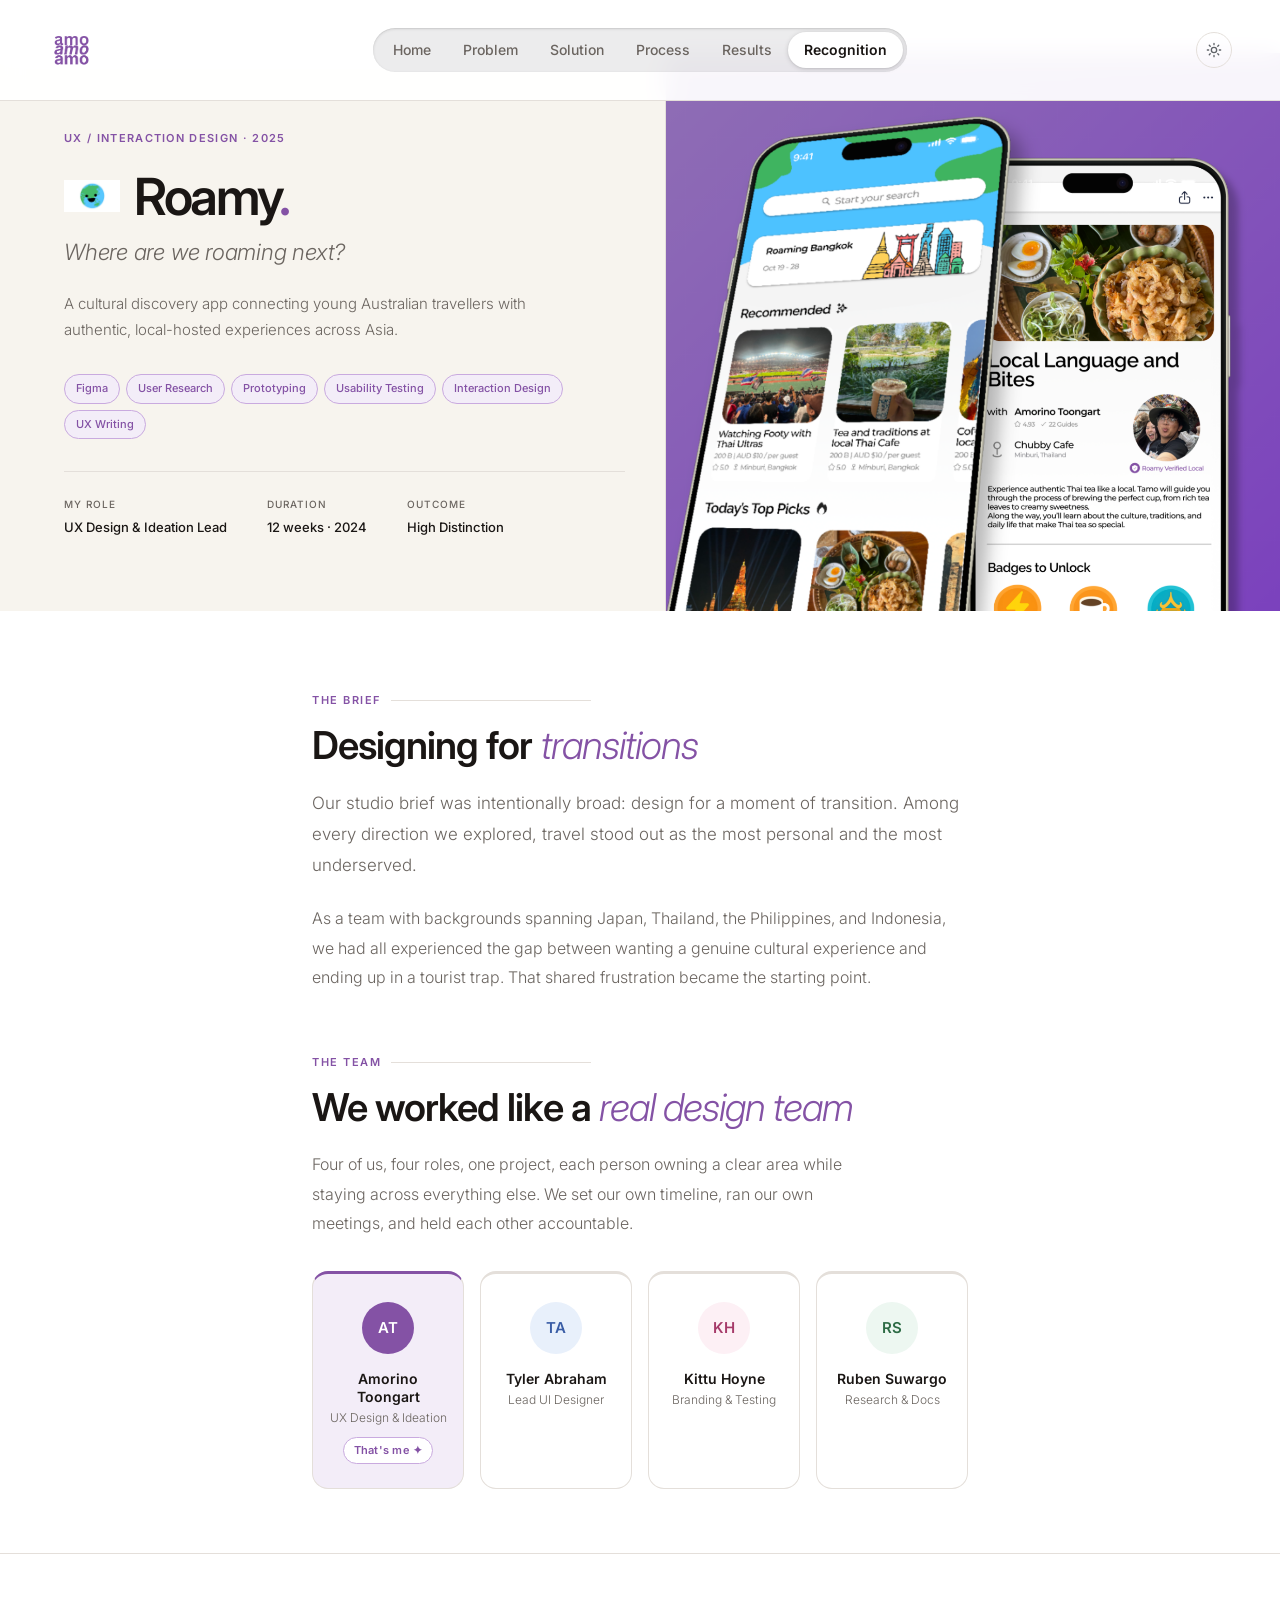
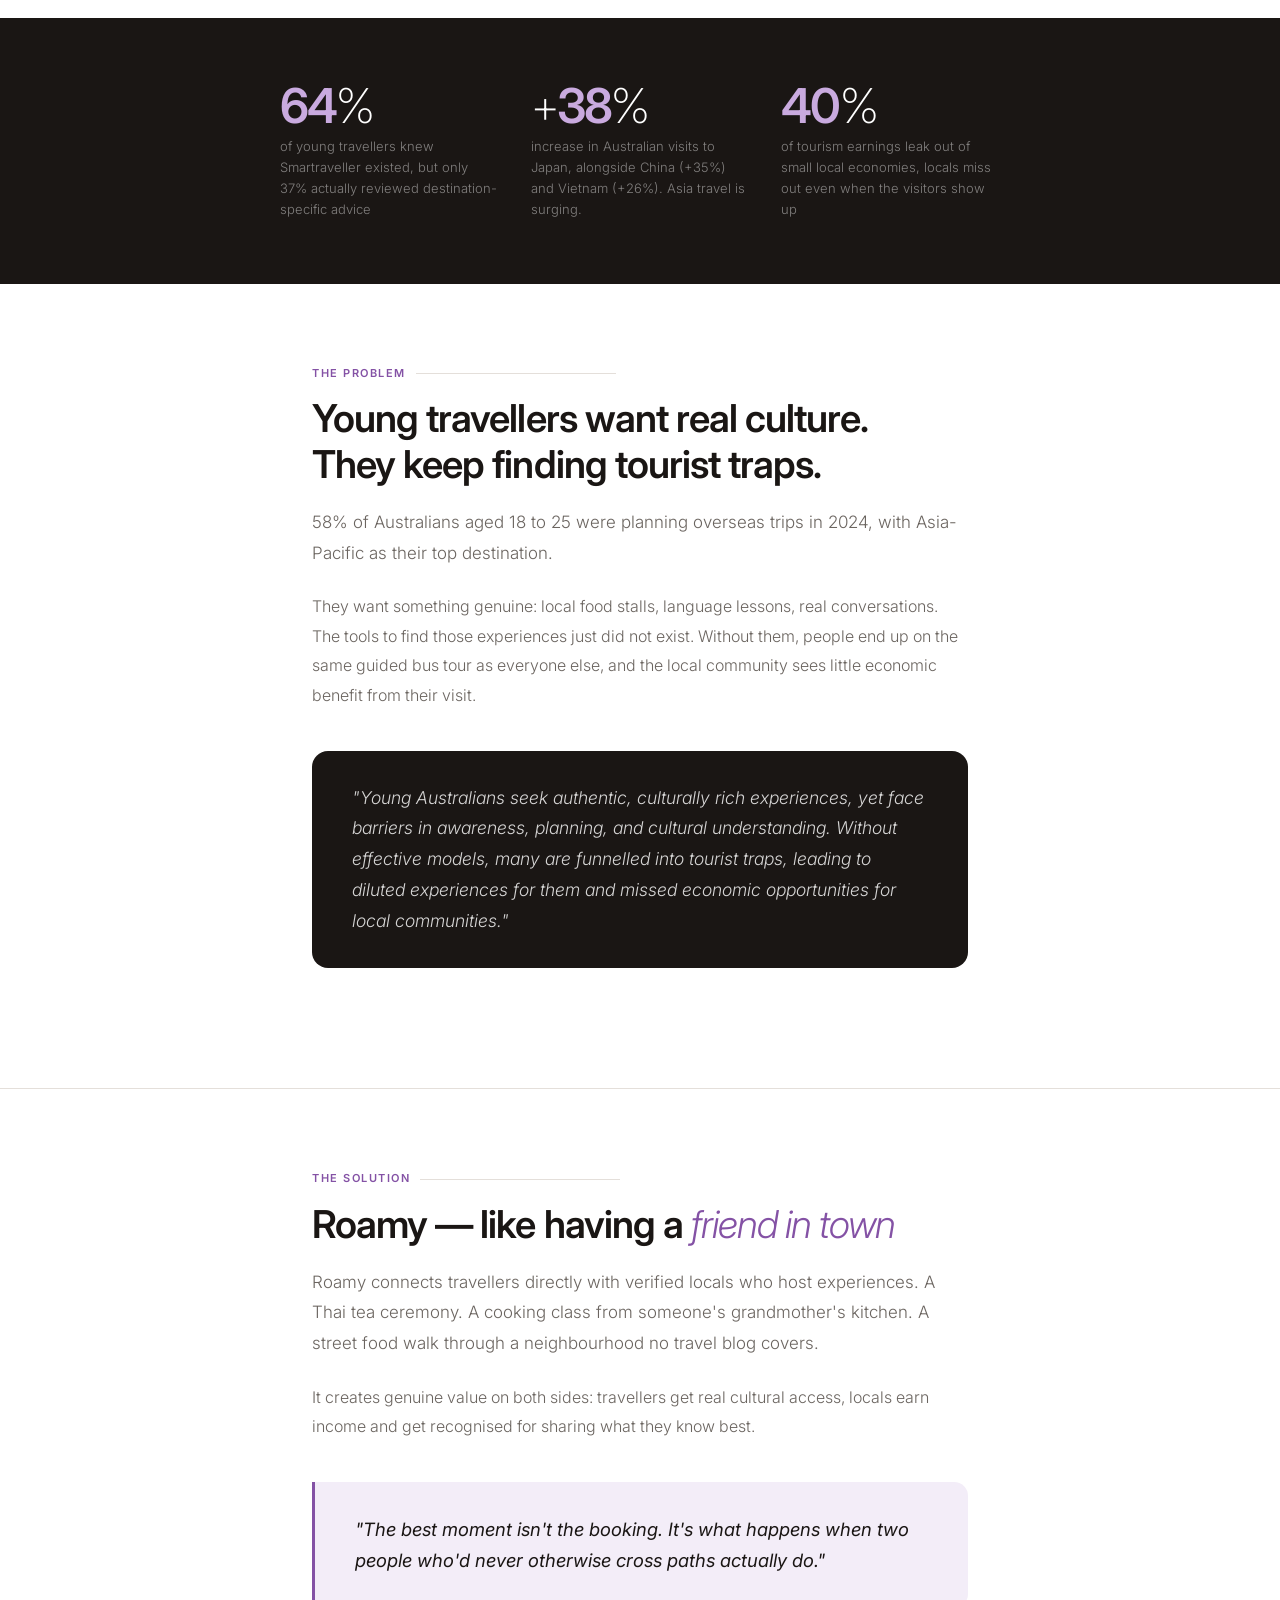
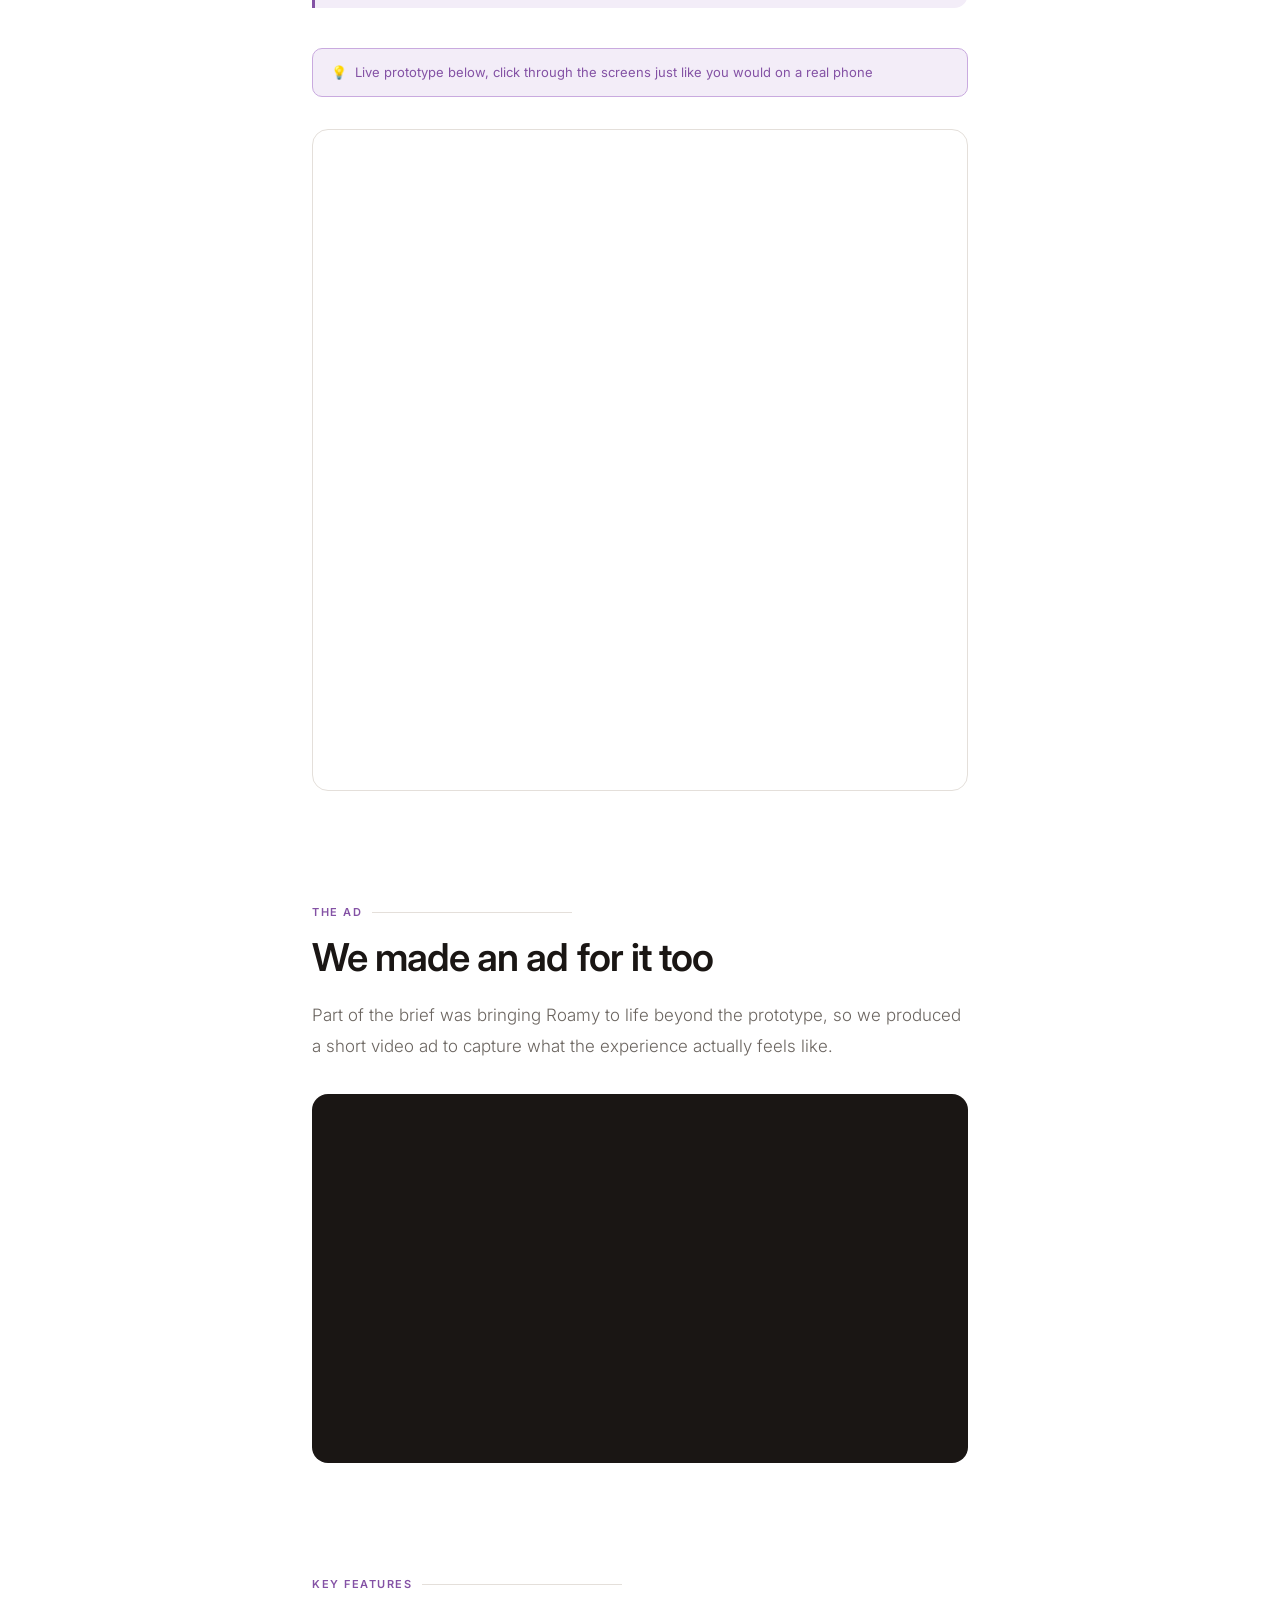
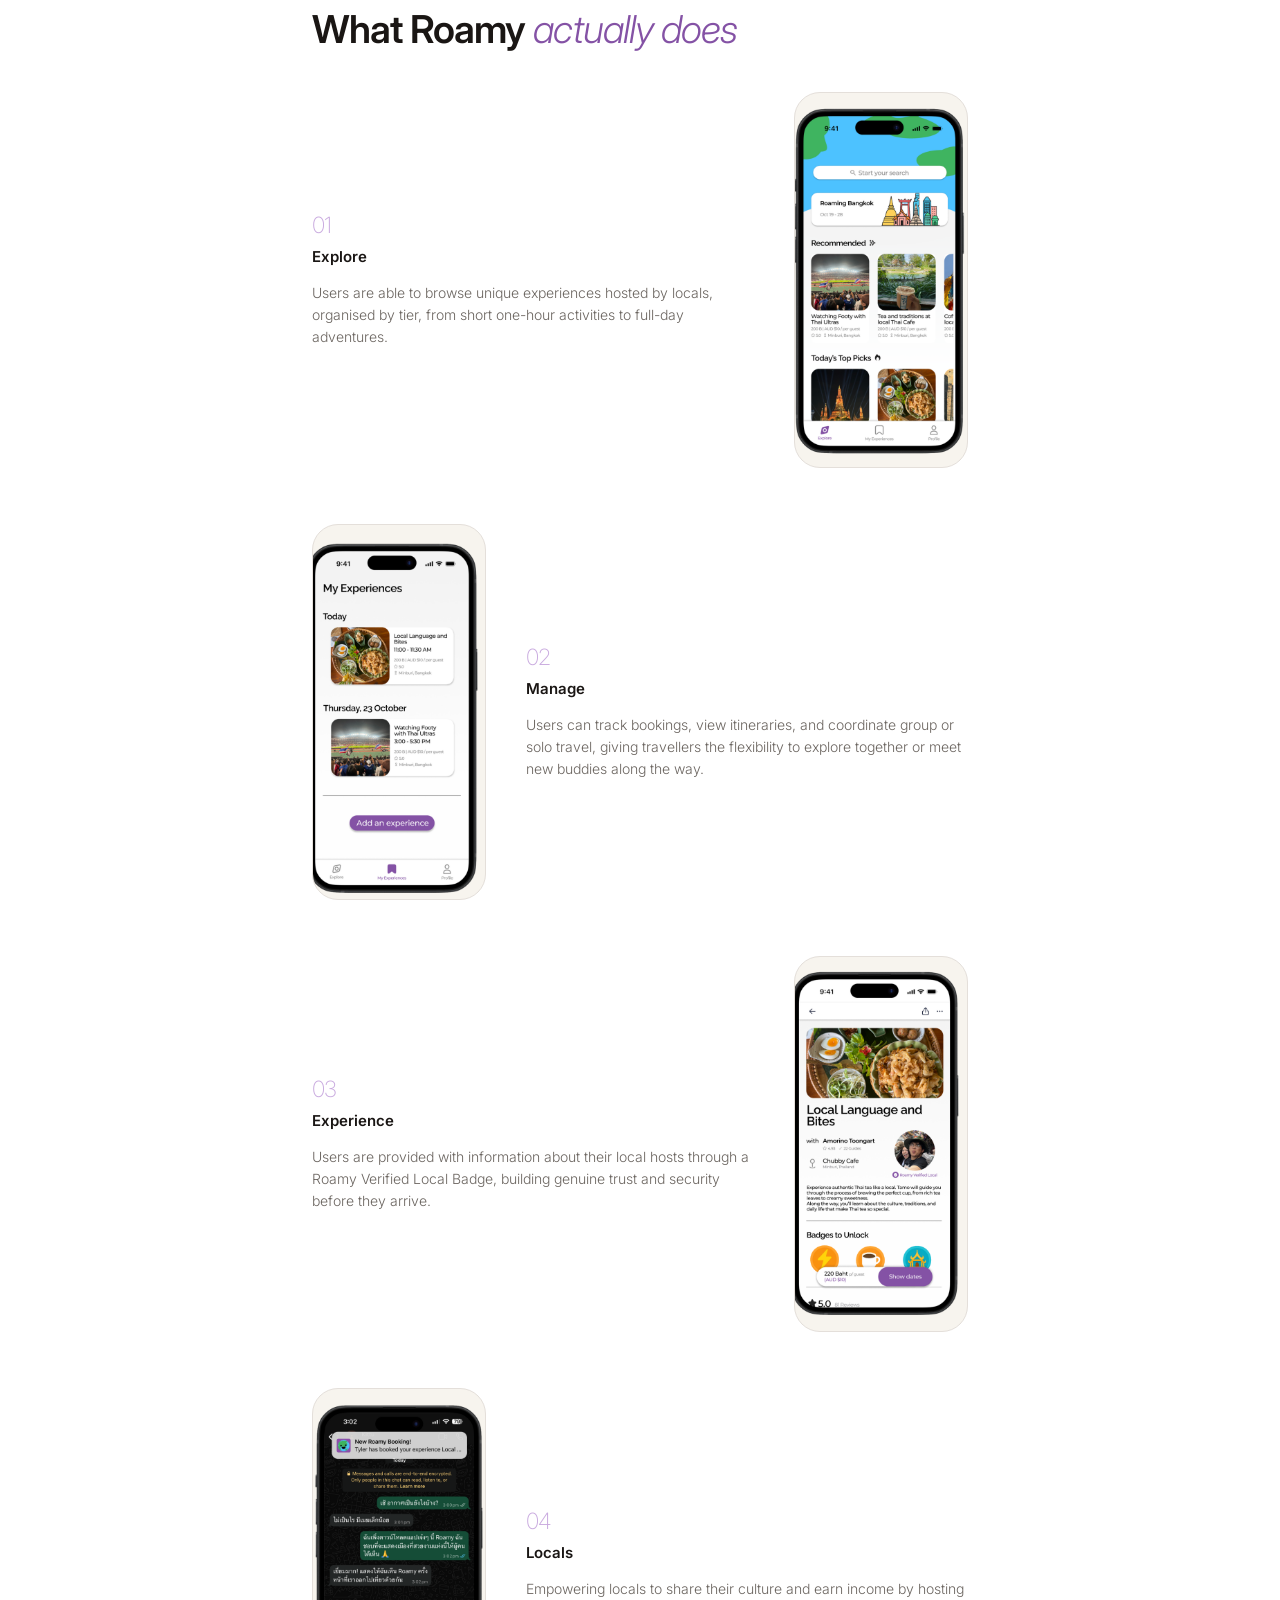
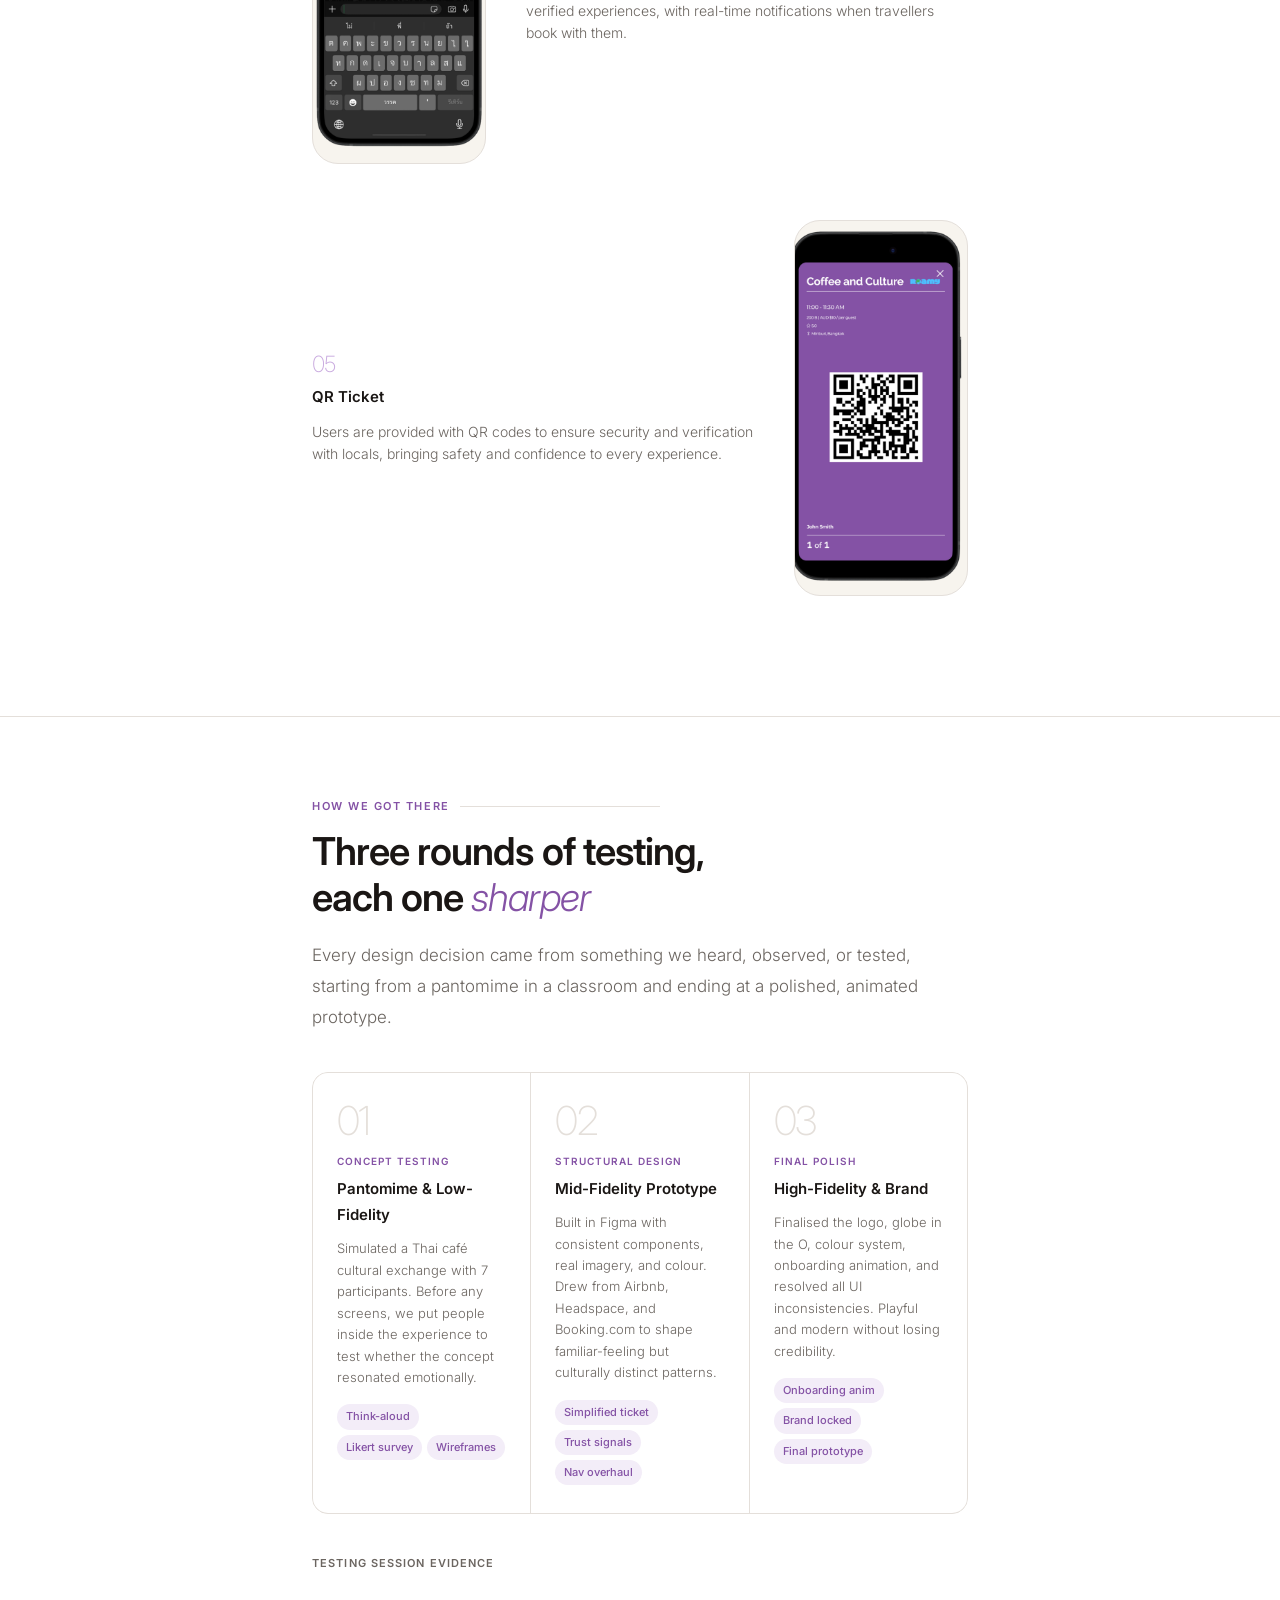
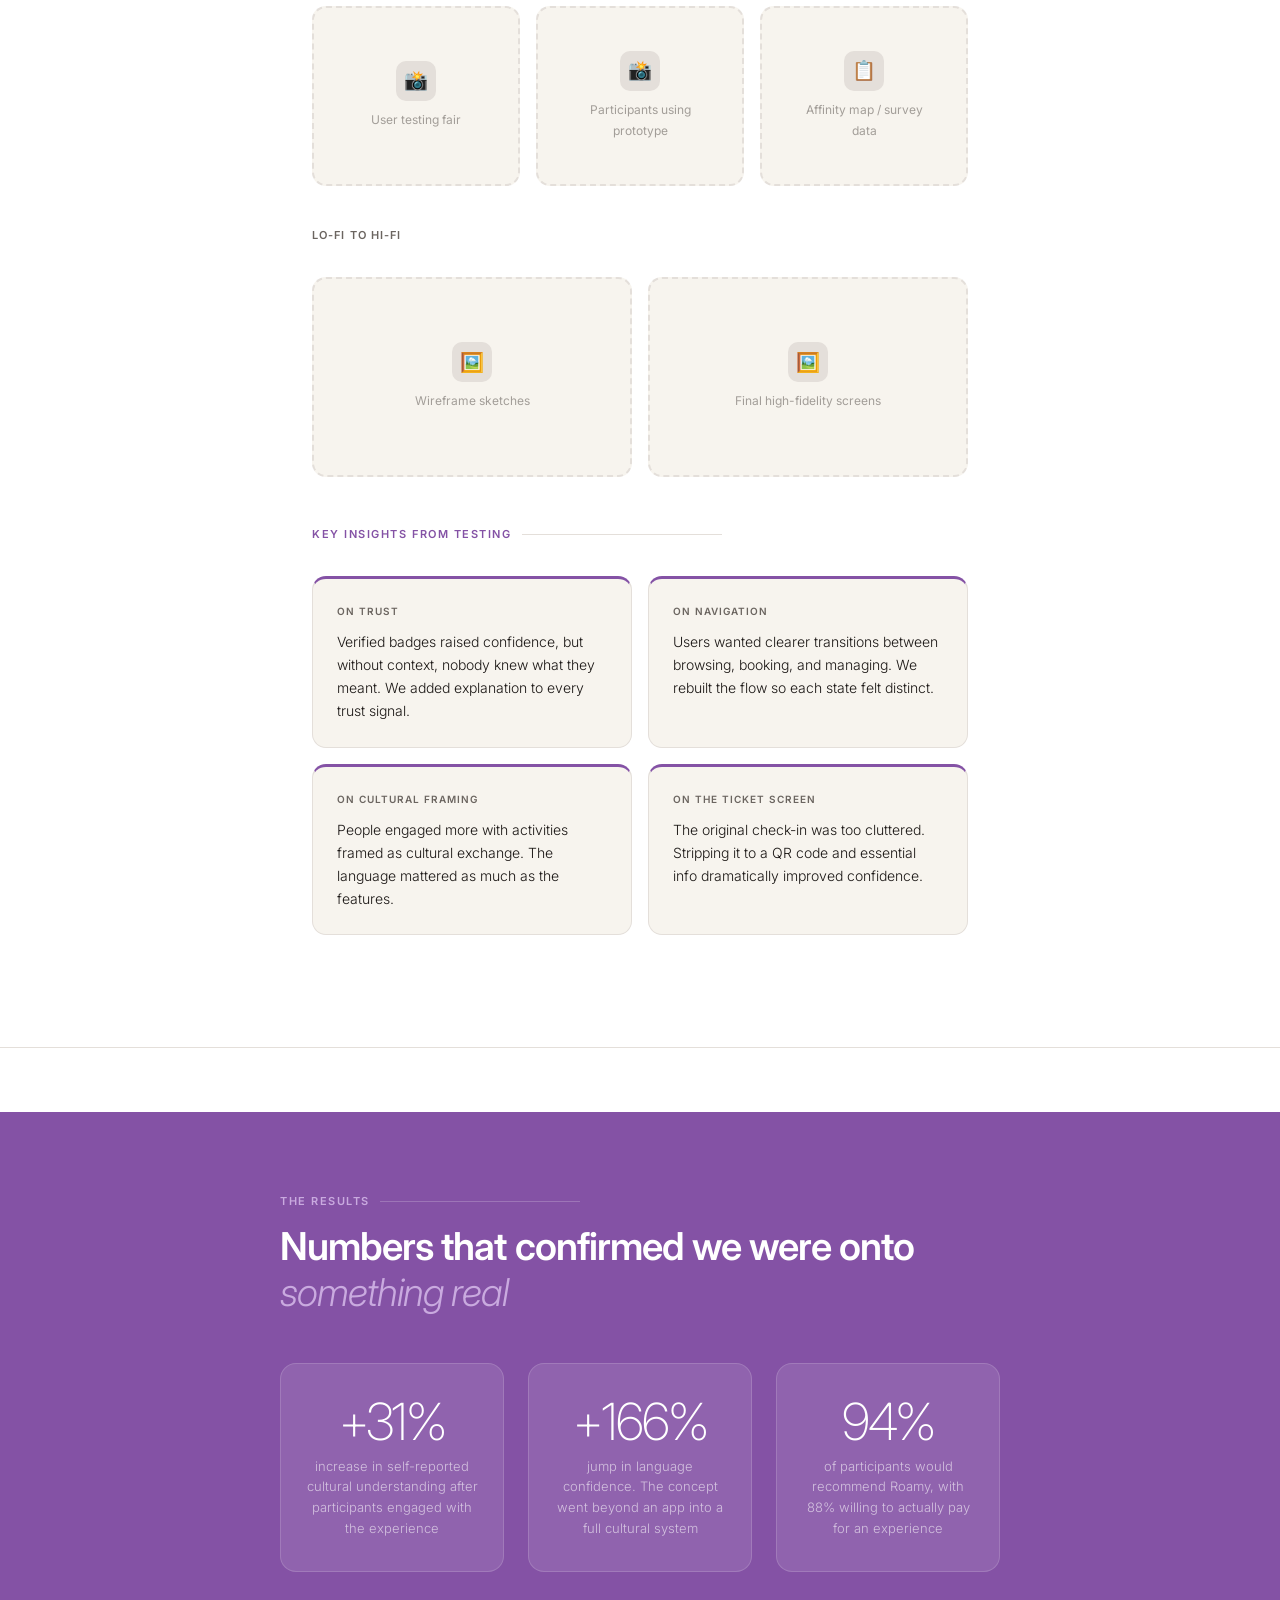
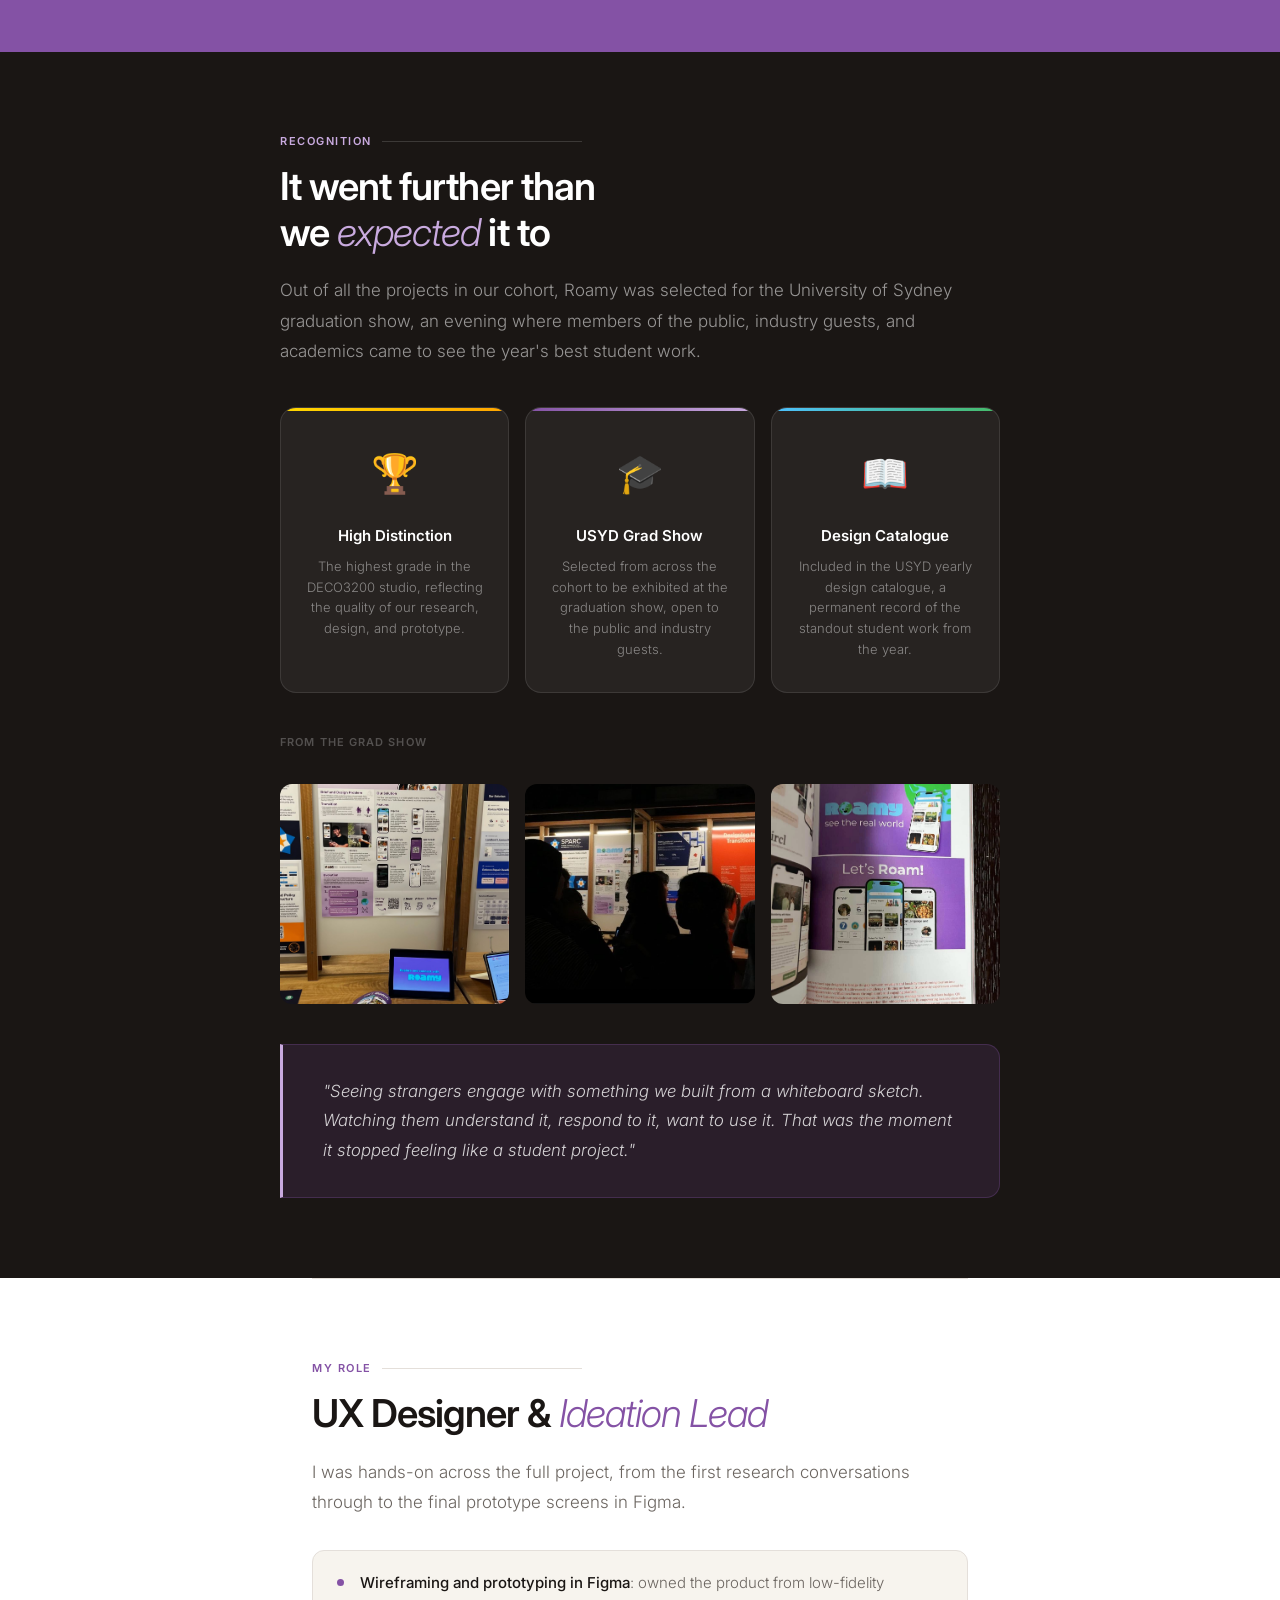
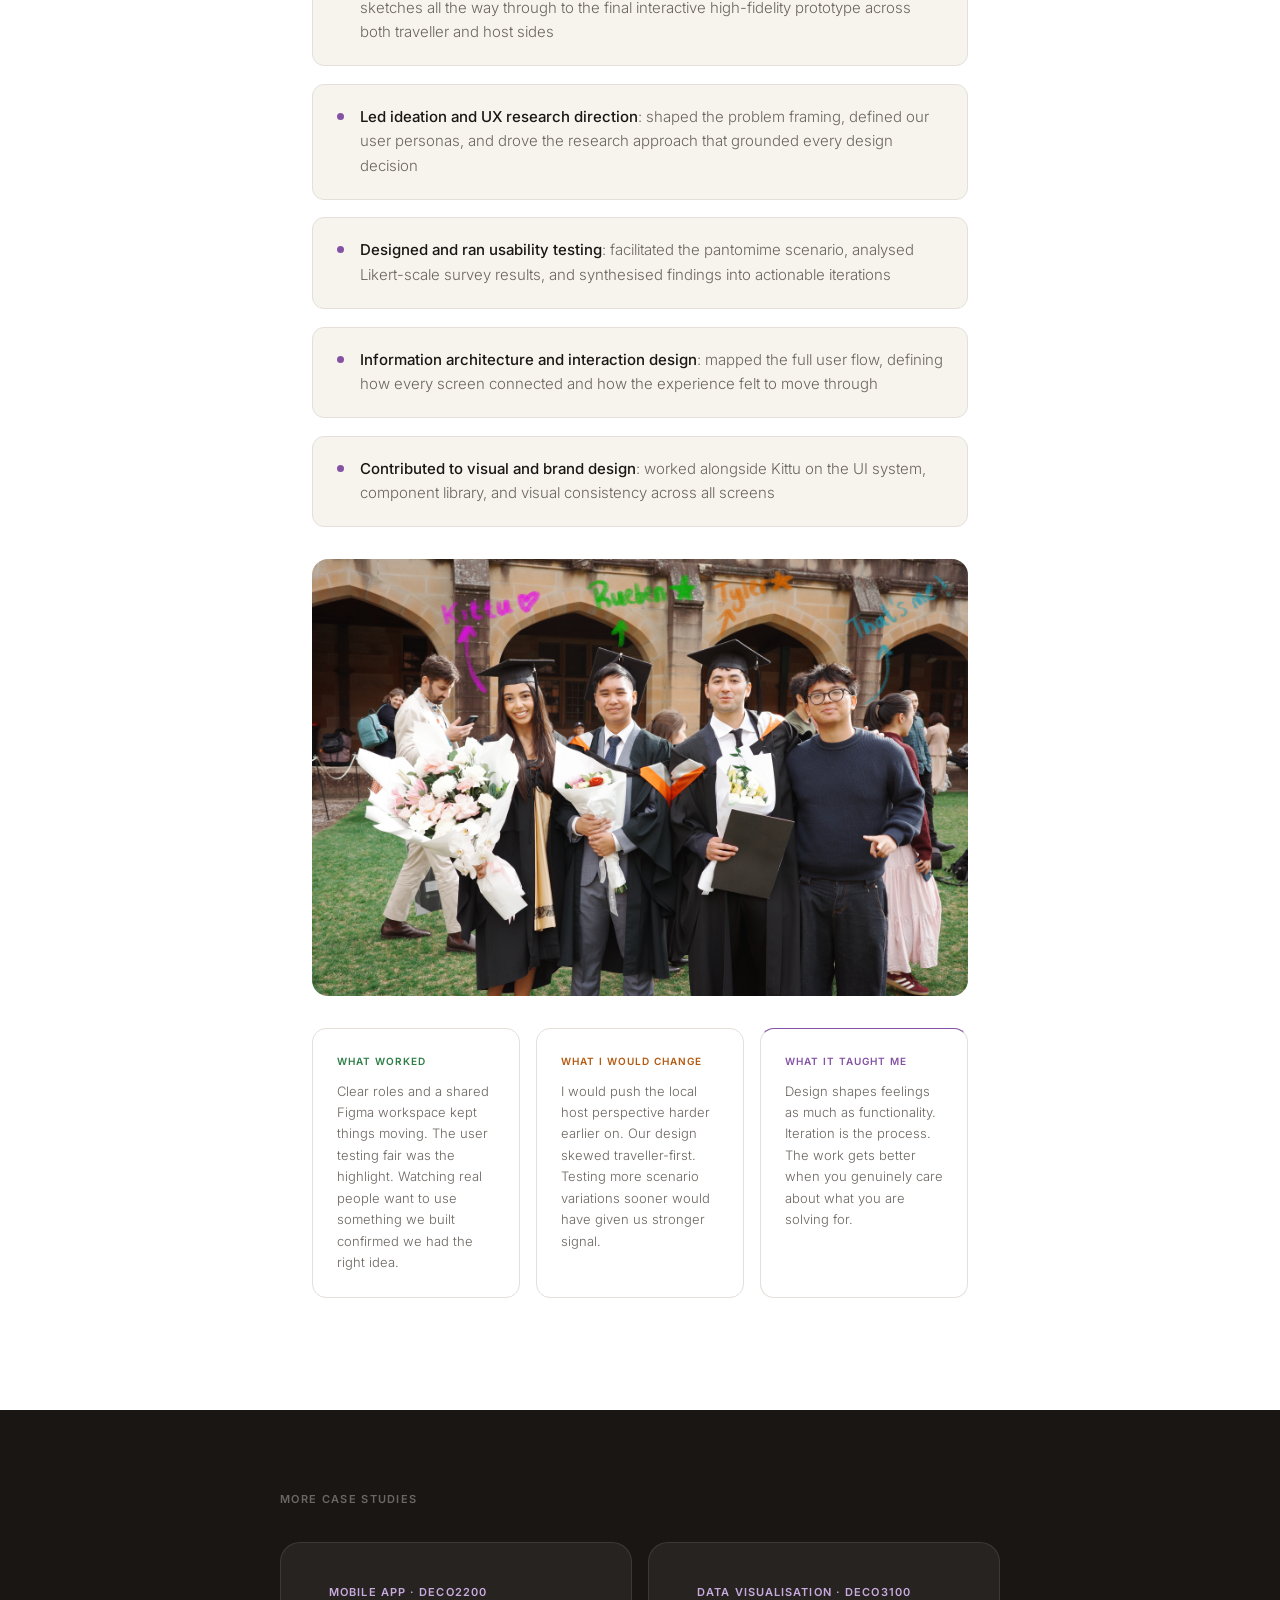
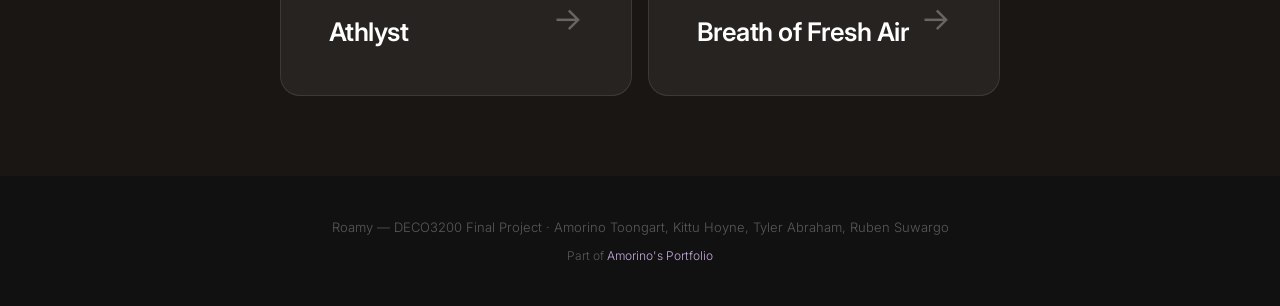
<file: casestudyroamy.html>
<!DOCTYPE html>
<html lang="en">
<head>
<meta charset="UTF-8">
<meta name="viewport" content="width=device-width, initial-scale=1.0">
<title>Roamy — Case Study · Amorino Toongart</title>
<!-- Social preview — replace YOUR_SITE_URL with your deployed domain -->
<meta property="og:type"        content="website" />
<meta property="og:title"       content="Roamy — Case Study · Amorino Toongart" />
<meta property="og:description" content="A cultural discovery app connecting young Australian travellers with authentic local-hosted experiences across Asia." />
<meta property="og:image"       content="https://YOUR_SITE_URL/assets/clickbait.png" />
<meta property="og:image:width"  content="1200" />
<meta property="og:image:height" content="630" />
<meta name="twitter:card"       content="summary_large_image" />
<meta name="twitter:image"      content="https://YOUR_SITE_URL/assets/clickbait.png" />
<link rel="preconnect" href="https://fonts.googleapis.com">
<link rel="preconnect" href="https://fonts.gstatic.com" crossorigin>
<link href="https://fonts.googleapis.com/css2?family=Inter:ital,wght@0,300;0,400;0,500;0,600;1,300;1,400&display=swap" rel="stylesheet">
<script>
  (function () {
    if (localStorage.getItem('theme') !== 'dark') {
      document.documentElement.setAttribute('data-theme', 'light');
    }
  })();
</script>
<style>
*, *::before, *::after { box-sizing: border-box; margin: 0; padding: 0; }

:root {
  --purple: #8452A5;
  --purple-light: #C9AADF;
  --purple-faint: #F3EDF8;
  --cream: #F7F4EE;
  --ink: #1A1614;
  --muted: #6B6560;
  --border: #E4DFDA;
  --white: #fff;
  --f: 'Inter', sans-serif;
  --col: 720px;
}

html { scroll-behavior: smooth; }

body {
  font-family: var(--f);
  background: var(--white);
  color: var(--ink);
  font-size: 17px;
  line-height: 1.75;
  overflow-x: hidden;
  hyphens: none;
  -webkit-hyphens: none;
}

/* NAV */
nav {
  position: fixed;
  top: 0; left: 0; right: 0;
  z-index: 100;
  padding: 1.75rem 3rem;
  display: grid;
  grid-template-columns: 1fr auto 1fr;
  align-items: center;
  background: rgba(255,255,255,0.94);
  backdrop-filter: blur(12px);
  border-bottom: 1px solid var(--border);
  transition: padding 0.3s ease;
}

.nav__logo {
  display: block;
  font-size: 0;
  width: 3rem;
  height: 2.25rem;
  background-color: var(--purple);
  -webkit-mask: url('assets/amoamoamologo.svg') no-repeat center / contain;
  mask: url('assets/amoamoamologo.svg') no-repeat center / contain;
  -webkit-mask-mode: alpha;
  mask-mode: alpha;
  text-decoration: none;
  transition: opacity 0.3s ease;
}
.nav__logo:hover { opacity: 0.65; }

.nav-links {
  position: relative;
  display: flex;
  gap: 0;
  list-style: none;
  margin: 0;
  padding: 4px;
  background: rgba(120,120,128,0.14);
  border-radius: 100px;
  box-shadow: inset 0 1px 3px rgba(0,0,0,0.13), inset 0 0.5px 1px rgba(0,0,0,0.08);
}
.nav-pill-indicator {
  position: absolute;
  top: 4px; left: 4px;
  height: calc(100% - 8px);
  background: #fff;
  border-radius: 100px;
  box-shadow: 0 1px 5px rgba(0,0,0,0.15), 0 0.5px 2px rgba(0,0,0,0.09);
  transition: left 0.28s cubic-bezier(0.34,1.56,0.64,1), width 0.28s cubic-bezier(0.34,1.56,0.64,1);
  pointer-events: none;
  z-index: 0;
}
.nav-links a {
  position: relative;
  z-index: 1;
  display: block;
  font-size: 0.875rem;
  font-weight: 500;
  color: var(--muted);
  text-decoration: none;
  padding: 0.35rem 1rem;
  border-radius: 100px;
  transition: color 0.18s ease;
  white-space: nowrap;
}
.nav-links a:hover { background: none; box-shadow: none; color: var(--fg); }
.nav-links a.nav-active { color: var(--fg); font-weight: 600; }
.theme-toggle { justify-self: end; }

.theme-toggle {
  width: 2.25rem;
  height: 2.25rem;
  border-radius: 50%;
  border: 1px solid var(--border);
  background: transparent;
  cursor: pointer;
  display: flex;
  align-items: center;
  justify-content: center;
  transition: background 0.2s, border-color 0.2s;
  padding: 0;
}
.theme-toggle:hover { background: var(--purple-faint); border-color: var(--purple-light); }
.theme-toggle svg { display: block; }

/* HERO */
.hero {
  height: 62vh;
  min-height: 400px;
  max-height: 580px;
  display: grid;
  grid-template-columns: 52% 48%;
  margin-top: 53px;
  overflow: hidden;
}

.hero-left {
  padding: 2.25rem 2.5rem 2rem 5vw;
  display: flex;
  flex-direction: column;
  justify-content: center;
  background: var(--cream);
  border-right: 1px solid var(--border);
}

.eyebrow {
  font-size: 11px;
  font-weight: 600;
  letter-spacing: 0.12em;
  text-transform: uppercase;
  color: var(--purple);
  margin-bottom: 1.25rem;
}

.hero-logo-row {
  display: flex;
  align-items: center;
  gap: 0.85rem;
  margin-bottom: 0.5rem;
}

.hero-logo-img {
  width: 56px;
  height: 56px;
  object-fit: contain;
}

.hero-wordmark {
  font-size: clamp(2.6rem, 4vw, 4rem);
  font-weight: 600;
  letter-spacing: -0.04em;
  color: var(--ink);
  line-height: 1;
}

.hero-wordmark em { color: var(--purple); font-style: normal; }

.hero-tagline {
  font-size: clamp(1.1rem, 2vw, 1.4rem);
  font-weight: 300;
  color: var(--muted);
  font-style: italic;
  margin-bottom: 1.25rem;
  letter-spacing: -0.01em;
}

.hero-sub {
  font-size: 15px;
  color: var(--muted);
  line-height: 1.7;
  margin-bottom: 2rem;
  font-weight: 300;
  max-width: 480px;
}

.tool-row {
  display: flex;
  flex-wrap: wrap;
  gap: 6px;
  margin-bottom: 2rem;
}

.chip {
  font-size: 11px;
  font-weight: 500;
  color: var(--ink);
  background: var(--white);
  border: 1px solid var(--border);
  padding: 4px 11px;
  border-radius: 20px;
}

.chip.purple { background: var(--purple-faint); border-color: var(--purple-light); color: var(--purple); }

.hero-meta {
  display: flex;
  gap: 0;
  border-top: 1px solid var(--border);
  padding-top: 1.5rem;
  flex-wrap: wrap;
}

.meta-item { display: flex; flex-direction: column; gap: 3px; padding-right: 2.5rem; }
.meta-label { font-size: 10px; letter-spacing: 0.1em; text-transform: uppercase; color: var(--muted); font-weight: 500; }
.meta-value { font-size: 13px; font-weight: 500; color: var(--ink); }

.hero-right {
  overflow: hidden;
  height: 100%;
}

.hero-right img {
  width: 100%;
  height: 100%;
  object-fit: cover;
  object-position: center;
  display: block;
}

/* BODY LAYOUT — single col editorial */
.body-wrap {
  max-width: var(--col);
  margin: 0 auto;
  padding: 0 2rem;
}

/* SECTION BLOCK */
.section-block {
  padding: 5rem 0 0;
}

.section-block:last-of-type { padding-bottom: 5rem; }

.section-label {
  font-size: 11px;
  font-weight: 600;
  letter-spacing: 0.14em;
  text-transform: uppercase;
  color: var(--purple);
  margin-bottom: 0.75rem;
  display: flex;
  align-items: center;
  gap: 10px;
}

.section-label::after {
  content: '';
  flex: 1;
  height: 1px;
  background: var(--border);
  max-width: 200px;
}

h2 {
  font-size: clamp(1.8rem, 3vw, 2.4rem);
  font-weight: 600;
  letter-spacing: -0.025em;
  line-height: 1.2;
  margin-bottom: 1.25rem;
  color: var(--ink);
}

h2 em { font-style: italic; color: var(--purple); font-weight: 300; }

.lead {
  font-size: 17px;
  color: var(--muted);
  line-height: 1.8;
  font-weight: 300;
  margin-bottom: 1.5rem;
}

.body-p {
  font-size: 16px;
  color: var(--muted);
  line-height: 1.85;
  font-weight: 300;
  margin-bottom: 1.25rem;
}

/* PULL QUOTE */
.pull-quote {
  margin: 2.5rem 0;
  padding: 2rem 2.5rem;
  border-left: 3px solid var(--purple);
  background: var(--purple-faint);
  border-radius: 0 14px 14px 0;
}

.pull-quote p {
  font-size: 1.15rem;
  font-style: italic;
  color: var(--ink);
  line-height: 1.7;
  font-weight: 400;
}

/* STAT STRIP — dark */
.stat-strip {
  background: var(--ink);
  padding: 4rem 5vw;
  margin: 4rem 0 0;
}

.stat-strip-inner {
  max-width: var(--col);
  margin: 0 auto;
  display: grid;
  grid-template-columns: repeat(3, 1fr);
  gap: 2rem;
}

.stat-item { display: flex; flex-direction: column; gap: 6px; }
.stat-num {
  font-size: 3rem;
  font-weight: 200;
  color: var(--white);
  line-height: 1;
  letter-spacing: -0.04em;
}
.stat-num span { color: var(--purple-light); font-weight: 600; }
.stat-desc { font-size: 13px; color: rgba(255,255,255,0.45); line-height: 1.6; font-weight: 300; }

/* PROBLEM STATEMENT */
.problem-box {
  margin: 2.5rem 0;
  padding: 2rem 2.5rem;
  background: var(--ink);
  border-radius: 16px;
  color: white;
}

.problem-box p {
  font-size: 1.1rem;
  font-style: italic;
  line-height: 1.75;
  color: rgba(255,255,255,0.82);
  font-weight: 300;
}

/* IMAGE PLACEHOLDER */
.img-ph {
  background: var(--cream);
  border: 2px dashed var(--border);
  border-radius: 14px;
  display: flex;
  flex-direction: column;
  align-items: center;
  justify-content: center;
  gap: 8px;
  color: var(--muted);
  font-size: 13px;
  text-align: center;
  padding: 2rem;
}

.img-ph-icon {
  width: 40px; height: 40px;
  background: var(--border);
  border-radius: 10px;
  display: flex; align-items: center; justify-content: center;
  font-size: 1.2rem;
}

.img-ph span { font-size: 12px; opacity: 0.6; }

.img-2col {
  display: grid;
  grid-template-columns: 1fr 1fr;
  gap: 1rem;
  margin: 2rem 0;
}

.img-3col {
  display: grid;
  grid-template-columns: repeat(3, 1fr);
  gap: 1rem;
  margin: 2rem 0;
}

.img-full { margin: 2rem 0; }

/* DIVIDER */
hr.section-rule {
  border: none;
  border-top: 1px solid var(--border);
  margin: 0;
}

/* VIDEO */
.video-wrap {
  position: relative;
  padding-bottom: 56.25%;
  height: 0;
  overflow: hidden;
  border-radius: 16px;
  background: var(--ink);
  margin: 2rem 0;
}

.video-wrap iframe {
  position: absolute;
  top: 0; left: 0;
  width: 100%; height: 100%;
  border: none;
}

/* FIGMA */
.figma-note {
  display: flex;
  align-items: center;
  gap: 8px;
  background: var(--purple-faint);
  border: 1px solid var(--purple-light);
  border-radius: 10px;
  padding: 0.75rem 1.1rem;
  margin-bottom: 1rem;
  font-size: 13px;
  color: var(--purple);
}

.figma-wrap {
  border-radius: 16px;
  overflow: hidden;
  border: 1px solid var(--border);
  margin: 2rem 0;
}

.figma-wrap iframe {
  width: 100%;
  height: 660px;
  border: none;
  display: block;
}

/* PROCESS TIMELINE */
.timeline {
  display: grid;
  grid-template-columns: repeat(3, 1fr);
  gap: 1px;
  background: var(--border);
  border: 1px solid var(--border);
  border-radius: 16px;
  overflow: hidden;
  margin: 2.5rem 0;
}

.tl-step {
  background: var(--white);
  padding: 1.75rem 1.5rem;
  transition: background 0.2s;
}
.tl-step:hover { background: var(--cream); }

.tl-num {
  font-size: 2.5rem;
  font-weight: 200;
  color: var(--border);
  line-height: 1;
  margin-bottom: 0.75rem;
  letter-spacing: -0.04em;
}

.tl-phase {
  font-size: 10px;
  font-weight: 600;
  letter-spacing: 0.1em;
  text-transform: uppercase;
  color: var(--purple);
  margin-bottom: 0.35rem;
}

.tl-title {
  font-size: 15px;
  font-weight: 600;
  color: var(--ink);
  margin-bottom: 0.6rem;
}

.tl-desc {
  font-size: 13px;
  color: var(--muted);
  line-height: 1.65;
  font-weight: 300;
}

.tl-tags {
  display: flex;
  flex-wrap: wrap;
  gap: 5px;
  margin-top: 1rem;
}

.tl-tag {
  font-size: 11px;
  color: var(--purple);
  background: var(--purple-faint);
  padding: 3px 9px;
  border-radius: 20px;
  font-weight: 500;
}

/* INSIGHT CARDS */
.insight-grid {
  display: grid;
  grid-template-columns: 1fr 1fr;
  gap: 1rem;
  margin: 2rem 0;
}

.insight-card {
  padding: 1.5rem;
  border: 1px solid var(--border);
  border-radius: 14px;
  border-top: 3px solid var(--purple);
  background: var(--cream);
}

.insight-label {
  font-size: 10px;
  letter-spacing: 0.1em;
  text-transform: uppercase;
  color: var(--muted);
  font-weight: 600;
  margin-bottom: 0.6rem;
}

.insight-text {
  font-size: 14px;
  color: var(--ink);
  line-height: 1.65;
  font-weight: 300;
}

/* FEATURES */
.feature-list {
  display: flex;
  flex-direction: column;
  gap: 1px;
  background: var(--border);
  border: 1px solid var(--border);
  border-radius: 16px;
  overflow: hidden;
  margin: 2rem 0;
}

.feature-row {
  display: grid;
  grid-template-columns: 48px 1fr;
  gap: 1.25rem;
  align-items: start;
  padding: 1.5rem;
  background: var(--white);
  transition: background 0.15s;
}
.feature-row:hover { background: var(--cream); }

.feature-num {
  font-size: 1.4rem;
  font-weight: 200;
  color: var(--purple-light);
  letter-spacing: -0.03em;
  line-height: 1;
  padding-top: 3px;
}

.feature-name { font-size: 15px; font-weight: 600; color: var(--ink); margin-bottom: 3px; }
.feature-desc { font-size: 14px; color: var(--muted); line-height: 1.6; font-weight: 300; }

/* Feature showcase — text + mockup pairs */
.feature-showcase {
  display: flex;
  flex-direction: column;
  gap: 3.5rem;
  margin: 2.5rem 0;
}
.feature-showcase-row {
  display: flex;
  gap: 2.5rem;
  align-items: center;
}
.feature-showcase-row:nth-child(even) .feature-showcase-text { order: 2; }
.feature-showcase-row:nth-child(even) .feature-showcase-mockup { order: 1; }
.feature-showcase-text {
  flex: 1;
  display: flex;
  flex-direction: column;
  gap: 0.5rem;
}
.feature-showcase-mockup {
  width: 174px;
  height: 376px;
  border-radius: 26px;
  overflow: hidden;
  background: var(--cream);
  border: 1px solid var(--border);
  display: flex;
  align-items: center;
  justify-content: center;
  flex-shrink: 0;
}
.feature-showcase-mockup img {
  width: 100%;
  height: 100%;
  object-fit: cover;
  display: block;
}
.mockup-ph {
  display: flex;
  flex-direction: column;
  align-items: center;
  gap: 0.4rem;
  color: var(--muted);
  font-size: 11px;
  opacity: 0.45;
  text-align: center;
  padding: 1rem;
}
.mockup-ph-icon { font-size: 24px; line-height: 1; }

/* RESULTS — dark strip */
.results-strip {
  background: var(--purple);
  padding: 5rem 5vw;
  margin: 4rem 0 0;
}

.results-inner {
  max-width: var(--col);
  margin: 0 auto;
}

.results-strip .section-label { color: var(--purple-light); }
.results-strip .section-label::after { background: rgba(255,255,255,0.2); }
.results-strip h2 { color: var(--white); }
.results-strip h2 em { color: var(--purple-light); }

.results-grid {
  display: grid;
  grid-template-columns: repeat(3, 1fr);
  gap: 1.5rem;
  margin-top: 3rem;
}

.result-card {
  background: rgba(255,255,255,0.1);
  border: 1px solid rgba(255,255,255,0.15);
  border-radius: 16px;
  padding: 2rem 1.5rem;
  text-align: center;
  transition: background 0.25s, transform 0.25s;
}
.result-card:hover { background: rgba(255,255,255,0.18); transform: translateY(-4px); }

.result-num {
  font-size: 3.2rem;
  font-weight: 200;
  line-height: 1;
  color: white;
  margin-bottom: 0.5rem;
  letter-spacing: -0.04em;
}

.result-desc { font-size: 13px; color: rgba(255,255,255,0.6); line-height: 1.6; font-weight: 300; }

/* RECOGNITION */
.recognition-strip {
  background: var(--ink);
  padding: 5rem 5vw;
  margin: 0;
}

.recognition-inner { max-width: var(--col); margin: 0 auto; }
.recognition-strip .section-label { color: var(--purple-light); }
.recognition-strip .section-label::after { background: rgba(255,255,255,0.15); }
.recognition-strip h2 { color: white; }
.recognition-strip h2 em { color: var(--purple-light); }
.recognition-strip .lead { color: rgba(255,255,255,0.55); }

.award-grid {
  display: grid;
  grid-template-columns: repeat(3, 1fr);
  gap: 1rem;
  margin: 2.5rem 0;
}

.award-card {
  background: rgba(255,255,255,0.06);
  border: 1px solid rgba(255,255,255,0.1);
  border-radius: 16px;
  padding: 2rem 1.5rem;
  text-align: center;
  transition: background 0.25s, transform 0.25s, border-color 0.25s;
  position: relative;
  overflow: hidden;
}

.award-card:hover { background: rgba(255,255,255,0.1); border-color: var(--purple-light); transform: translateY(-5px); }

.award-top { position: absolute; top: 0; left: 0; right: 0; height: 3px; }
.award-icon { font-size: 2.4rem; margin-bottom: 1rem; display: block; }
.award-title { font-size: 15px; font-weight: 600; color: white; margin-bottom: 0.4rem; }
.award-body { font-size: 13px; color: rgba(255,255,255,0.45); line-height: 1.6; font-weight: 300; }

.grad-photos {
  display: grid;
  grid-template-columns: repeat(3, 1fr);
  gap: 1rem;
  margin: 2rem 0;
}

.recognition-quote {
  padding: 2rem 2.5rem;
  background: rgba(132,82,165,0.15);
  border: 1px solid rgba(132,82,165,0.3);
  border-left: 3px solid var(--purple-light);
  border-radius: 0 14px 14px 0;
  margin-top: 2.5rem;
}

.recognition-quote p {
  font-size: 1.05rem;
  font-style: italic;
  line-height: 1.75;
  color: rgba(255,255,255,0.8);
  font-weight: 300;
}

/* MY ROLE */
.role-block {
  padding: 5rem 0;
  border-top: 1px solid var(--border);
}

.contribution-list {
  display: flex;
  flex-direction: column;
  gap: 1.1rem;
  margin: 2rem 0;
}

.contribution {
  display: flex;
  align-items: flex-start;
  gap: 1rem;
  padding: 1.25rem 1.5rem;
  border: 1px solid var(--border);
  border-radius: 12px;
  background: var(--cream);
  transition: border-color 0.2s, transform 0.2s;
}

.contribution:hover { border-color: var(--purple-light); transform: translateX(4px); }

.contribution-dot {
  width: 7px; height: 7px;
  border-radius: 50%;
  background: var(--purple);
  flex-shrink: 0;
  margin-top: 8px;
}

.contribution p { font-size: 15px; color: var(--muted); line-height: 1.65; font-weight: 300; }
.contribution strong { color: var(--ink); font-weight: 500; }

.reflection-grid {
  display: grid;
  grid-template-columns: repeat(3, 1fr);
  gap: 1rem;
  margin: 2rem 0;
}

.reflection-card {
  padding: 1.5rem;
  border: 1px solid var(--border);
  border-radius: 14px;
  background: var(--white);
}

.r-label {
  font-size: 10px;
  letter-spacing: 0.1em;
  text-transform: uppercase;
  font-weight: 600;
  margin-bottom: 0.6rem;
}

.r-label.worked { color: #2D7D46; }
.r-label.improve { color: #B45A10; }
.r-label.learned { color: var(--purple); }
.r-text { font-size: 13px; color: var(--muted); line-height: 1.65; font-weight: 300; }

/* TEAM */
.team-section {
  background: var(--cream);
  padding: 5rem 5vw;
  border-top: 1px solid var(--border);
}

.team-inner { max-width: var(--col); margin: 0 auto; }

.team-grid {
  display: grid;
  grid-template-columns: 1fr 1fr;
  gap: 1rem;
  margin-top: 2.5rem;
}

.team-card {
  display: flex;
  align-items: flex-start;
  gap: 1rem;
  padding: 1.5rem;
  background: var(--white);
  border: 1px solid var(--border);
  border-radius: 14px;
  transition: border-color 0.2s, transform 0.2s;
}
.team-card:hover { border-color: var(--purple-light); transform: translateY(-3px); }
.team-card.me { border-color: var(--purple-light); background: var(--purple-faint); }

.avatar {
  width: 44px; height: 44px;
  border-radius: 50%;
  display: flex; align-items: center; justify-content: center;
  font-size: 13px; font-weight: 600;
  flex-shrink: 0;
  border: 2px solid transparent;
}

.avatar.me { background: var(--purple); color: white; border-color: var(--purple); }
.avatar.ta { background: #E8F0FB; color: #3B5EA6; }
.avatar.kh { background: #FDF0F5; color: #A63B6A; }
.avatar.rs { background: #EDF7F1; color: #2D6B45; }

.team-name {
  font-size: 14px;
  font-weight: 600;
  color: var(--ink);
  display: flex;
  align-items: center;
  gap: 7px;
  margin-bottom: 2px;
}

.you-tag {
  font-size: 9px;
  font-weight: 600;
  letter-spacing: 0.08em;
  text-transform: uppercase;
  color: var(--purple);
  background: white;
  border: 1px solid var(--purple-light);
  padding: 2px 7px;
  border-radius: 20px;
}

.team-role { font-size: 11px; font-weight: 500; color: var(--purple); margin-bottom: 0.4rem; letter-spacing: 0.01em; }
.team-desc { font-size: 13px; color: var(--muted); line-height: 1.55; font-weight: 300; }

/* NEXT PROJECT */
.next-project {
  background: var(--ink);
  padding: 5rem 5vw;
}

.next-inner { max-width: var(--col); margin: 0 auto; }

.next-label { font-size: 11px; font-weight: 600; letter-spacing: 0.12em; text-transform: uppercase; color: rgba(255,255,255,0.35); margin-bottom: 2rem; }

.next-card {
  display: flex;
  align-items: center;
  justify-content: space-between;
  padding: 2.5rem 3rem;
  background: rgba(255,255,255,0.06);
  border: 1px solid rgba(255,255,255,0.1);
  border-radius: 20px;
  text-decoration: none;
  transition: background 0.25s, transform 0.25s, border-color 0.25s;
  cursor: pointer;
}

.next-card:hover { background: rgba(255,255,255,0.1); border-color: var(--purple-light); transform: translateY(-4px); }


.next-card-type { font-size: 11px; font-weight: 600; letter-spacing: 0.1em; text-transform: uppercase; color: var(--purple-light); margin-bottom: 0.5rem; }
.next-card-title { font-size: 1.6rem; font-weight: 600; color: white; letter-spacing: -0.02em; }
.next-card-arrow { font-size: 2rem; color: rgba(255,255,255,0.3); transition: color 0.2s, transform 0.2s; }
.next-card:hover .next-card-arrow { color: var(--purple-light); transform: translateX(6px); }

/* FOOTER */
footer {
  background: #111;
  color: rgba(255,255,255,0.3);
  text-align: center;
  padding: 2.5rem;
  font-size: 13px;
  font-weight: 300;
}
footer a { color: var(--purple-light); text-decoration: none; }

/* TEAM CARDS ROW */
.team-cards-row {
  display: grid;
  grid-template-columns: repeat(4, 1fr);
  gap: 1rem;
  margin-top: 2rem;
}

.tc {
  display: flex;
  flex-direction: column;
  align-items: center;
  text-align: center;
  padding: 1.75rem 1rem 1.5rem;
  background: var(--white);
  border: 1px solid var(--border);
  border-radius: 16px;
  border-top: 3px solid var(--border);
  transition: border-color 0.2s, transform 0.2s;
}

.tc:hover { border-top-color: var(--purple-light); transform: translateY(-3px); }

.tc--me {
  border-top-color: var(--purple);
  background: var(--purple-faint);
}

.tc-avatar {
  width: 52px;
  height: 52px;
  border-radius: 50%;
  display: flex;
  align-items: center;
  justify-content: center;
  font-size: 15px;
  font-weight: 600;
  margin-bottom: 1rem;
}

.tc-avatar--me { background: var(--purple); color: white; }
.tc-avatar--ta { background: #E8F0FB; color: #3B5EA6; }
.tc-avatar--kh { background: #FDF0F5; color: #A63B6A; }
.tc-avatar--rs { background: #EDF7F1; color: #2D6B45; }

.tc-name {
  font-size: 14px;
  font-weight: 600;
  color: var(--ink);
  margin-bottom: 4px;
  line-height: 1.3;
}

.tc-role {
  font-size: 12px;
  color: var(--muted);
  font-weight: 300;
  line-height: 1.4;
  margin-bottom: 0;
}

.tc-me-tag {
  margin-top: 10px;
  font-size: 11px;
  font-weight: 600;
  color: var(--purple);
  background: white;
  border: 1px solid var(--purple-light);
  padding: 3px 10px;
  border-radius: 20px;
  letter-spacing: 0.02em;
}

/* REVEAL */
.reveal { opacity: 0; transform: translateY(24px); transition: opacity 0.6s ease, transform 0.6s ease; }
.reveal.visible { opacity: 1; transform: translateY(0); }

/* Next-project cards grid */
.next-cards-grid { display: grid; grid-template-columns: 1fr 1fr; gap: 1rem; }

/* ── RESPONSIVE ── */
@media (max-width: 768px) {
  nav { padding: 1rem 1.25rem; }
  .nav-links { display: none; }

  .hero {
    grid-template-columns: 1fr;
    height: auto;
    max-height: none;
    margin-top: 60px;
  }
  .hero-right { height: 240px; }
  .hero-left { padding: 2rem 1.5rem; }

  .body-wrap { padding: 0 1.25rem; }
  .section-block { padding: 3rem 0 0; }

  .stat-strip { padding: 3rem 1.5rem; }
  .stat-strip-inner { grid-template-columns: 1fr; gap: 1.5rem; }

  .timeline { grid-template-columns: 1fr; }

  .insight-grid { grid-template-columns: 1fr; }

  .img-2col, .img-3col { grid-template-columns: 1fr; }

  .team-cards-row { grid-template-columns: 1fr 1fr; }

  .feature-showcase-row {
    flex-direction: column;
    align-items: stretch;
    gap: 1.5rem;
  }
  .feature-showcase-row:nth-child(even) .feature-showcase-text,
  .feature-showcase-row:nth-child(even) .feature-showcase-mockup { order: unset; }
  .feature-showcase-mockup { width: 100%; height: 280px; border-radius: 16px; }

  .results-strip { padding: 4rem 1.5rem; }
  .results-grid { grid-template-columns: 1fr; gap: 1rem; }

  .recognition-strip { padding: 4rem 1.5rem; }
  .award-grid { grid-template-columns: 1fr; }
  .grad-photos { grid-template-columns: 1fr; }

  .reflection-grid { grid-template-columns: 1fr; }

  .team-section { padding: 4rem 1.5rem; }
  .team-grid { grid-template-columns: 1fr; }

  .next-project { padding: 4rem 1.5rem; }
  .next-cards-grid { grid-template-columns: 1fr; }
  .next-card { padding: 1.75rem 1.5rem; }
  .next-card-title { font-size: 1.3rem; }

  .pull-quote { padding: 1.5rem; }
  .problem-box { padding: 1.5rem; }

  .figma-wrap iframe { height: 420px; }

  .role-block { padding: 3.5rem 0; }
}

@media (max-width: 480px) {
  .team-cards-row { grid-template-columns: 1fr; }
  h2 { font-size: 1.6rem; }
}
</style>
</head>
<body>

<!-- NAV -->
<nav>
  <a class="nav__logo" href="index.html">amorino</a>
  <ul class="nav-links">
    <li><a href="index.html">Home</a></li>
    <li><a href="#problem">Problem</a></li>
    <li><a href="#solution">Solution</a></li>
    <li><a href="#process">Process</a></li>
    <li><a href="#results">Results</a></li>
    <li><a href="#recognition">Recognition</a></li>
  </ul>
  <button class="theme-toggle" id="theme-toggle" aria-label="Toggle colour scheme"></button>
</nav>


<!-- HERO -->
<div class="hero">
  <div class="hero-left">
    <p class="eyebrow">UX / Interaction Design · 2025</p>
    <div class="hero-logo-row">
      <img src="assets/RoamyEarth.jpg" alt="Roamy logo" class="hero-logo-img">
      <span class="hero-wordmark">Roamy<em>.</em></span>
    </div>
    <p class="hero-tagline">Where are we roaming next?</p>
    <p class="hero-sub">A cultural discovery app connecting young Australian travellers with authentic, local-hosted experiences across Asia.</p>

    <div class="tool-row">
      <span class="chip purple">Figma</span>
      <span class="chip purple">User Research</span>
      <span class="chip purple">Prototyping</span>
      <span class="chip purple">Usability Testing</span>
      <span class="chip purple">Interaction Design</span>
      <span class="chip purple">UX Writing</span>
    </div>

    <div class="hero-meta">
      <div class="meta-item">
        <span class="meta-label">My Role</span>
        <span class="meta-value">UX Design & Ideation Lead</span>
      </div>
      <div class="meta-item">
        <span class="meta-label">Duration</span>
        <span class="meta-value">12 weeks · 2024</span>
      </div>
      <div class="meta-item">
        <span class="meta-label">Outcome</span>
        <span class="meta-value">High Distinction</span>
      </div>
    </div>
  </div>

  <div class="hero-right">
    <img src="assets/RoamyNewMockup.png" alt="Roamy app mockup">
  </div>
</div>


<!-- THE BRIEF -->
<div class="body-wrap">
  <div class="section-block reveal">
    <p class="section-label">The Brief</p>
    <h2>Designing for <em>transitions</em></h2>
    <p class="lead">Our studio brief was intentionally broad: design for a moment of transition. Among every direction we explored, travel stood out as the most personal and the most underserved.</p>
    <p class="body-p">As a team with backgrounds spanning Japan, Thailand, the Philippines, and Indonesia, we had all experienced the gap between wanting a genuine cultural experience and ending up in a tourist trap. That shared frustration became the starting point.</p>
  </div>

  <!-- TEAM -->
  <div class="section-block reveal" style="padding-top: 2.5rem; padding-bottom: 4rem;">
    <p class="section-label">The Team</p>
    <h2>We worked like a <em>real design team</em></h2>
    <p class="body-p" style="max-width:560px;">Four of us, four roles, one project, each person owning a clear area while staying across everything else. We set our own timeline, ran our own meetings, and held each other accountable.</p>

    <div class="team-cards-row">
      <div class="tc tc--me">
        <div class="tc-avatar tc-avatar--me">AT</div>
        <div class="tc-name">Amorino Toongart</div>
        <div class="tc-role">UX Design & Ideation</div>
        <div class="tc-me-tag">That's me ✦</div>
      </div>
      <div class="tc">
        <div class="tc-avatar tc-avatar--ta">TA</div>
        <div class="tc-name">Tyler Abraham</div>
        <div class="tc-role">Lead UI Designer</div>
      </div>
      <div class="tc">
        <div class="tc-avatar tc-avatar--kh">KH</div>
        <div class="tc-name">Kittu Hoyne</div>
        <div class="tc-role">Branding & Testing</div>
      </div>
      <div class="tc">
        <div class="tc-avatar tc-avatar--rs">RS</div>
        <div class="tc-name">Ruben Suwargo</div>
        <div class="tc-role">Research & Docs</div>
      </div>
    </div>
  </div>
</div>

<hr class="section-rule">


<!-- PROBLEM -->
<div class="stat-strip reveal" id="problem">
  <div class="stat-strip-inner">
    <div class="stat-item">
      <div class="stat-num"><span>64</span>%</div>
      <div class="stat-desc">of young travellers knew Smartraveller existed, but only 37% actually reviewed destination-specific advice</div>
    </div>
    <div class="stat-item">
      <div class="stat-num">+<span>38</span>%</div>
      <div class="stat-desc">increase in Australian visits to Japan, alongside China (+35%) and Vietnam (+26%). Asia travel is surging.</div>
    </div>
    <div class="stat-item">
      <div class="stat-num"><span>40</span>%</div>
      <div class="stat-desc">of tourism earnings leak out of small local economies, locals miss out even when the visitors show up</div>
    </div>
  </div>
</div>

<div class="body-wrap">
  <div class="section-block reveal">
    <p class="section-label">The Problem</p>
    <h2>Young travellers want real culture.<br>They keep finding tourist traps.</h2>
    <p class="lead">58% of Australians aged 18 to 25 were planning overseas trips in 2024, with Asia-Pacific as their top destination.</p>
    <p class="body-p">They want something genuine: local food stalls, language lessons, real conversations. The tools to find those experiences just did not exist. Without them, people end up on the same guided bus tour as everyone else, and the local community sees little economic benefit from their visit.</p>

    <div class="problem-box">
      <p>"Young Australians seek authentic, culturally rich experiences, yet face barriers in awareness, planning, and cultural understanding. Without effective models, many are funnelled into tourist traps, leading to diluted experiences for them and missed economic opportunities for local communities."</p>
    </div>
  </div>
</div>

<hr class="section-rule">


<!-- SOLUTION -->
<div class="body-wrap" id="solution">
  <div class="section-block reveal">
    <p class="section-label">The Solution</p>
    <h2>Roamy — like having a <em>friend in town</em></h2>
    <p class="lead">Roamy connects travellers directly with verified locals who host experiences. A Thai tea ceremony. A cooking class from someone's grandmother's kitchen. A street food walk through a neighbourhood no travel blog covers.</p>
    <p class="body-p">It creates genuine value on both sides: travellers get real cultural access, locals earn income and get recognised for sharing what they know best.</p>

    <div class="pull-quote">
      <p>"The best moment isn't the booking. It's what happens when two people who'd never otherwise cross paths actually do."</p>
    </div>

    <div class="figma-note">
      <span>💡</span>
      <span>Live prototype below, click through the screens just like you would on a real phone</span>
    </div>
    <div class="figma-wrap">
      <iframe
        src="https://www.figma.com/embed?embed_host=share&url=https://www.figma.com/proto/8Lyk2ihEEOtroU2J7OjpEt/Project-Roamy-International?page-id=121%3A205&node-id=485-1137&p=f&viewport=97%2C305%2C0.1&t=3RSSFIJRVn2TwlTE-1&scaling=scale-down&content-scaling=fixed&starting-point-node-id=485%3A1137&show-proto-sidebar=1"
        allowfullscreen
        title="Roamy Figma Prototype">
      </iframe>
    </div>
  </div>


  <!-- VIDEO -->
  <div class="section-block reveal">
    <p class="section-label">The Ad</p>
    <h2>We made an ad for it too</h2>
    <p class="lead">Part of the brief was bringing Roamy to life beyond the prototype, so we produced a short video ad to capture what the experience actually feels like.</p>
    <div class="video-wrap">
      <iframe
        src="https://player.vimeo.com/video/1133330654?badge=0&autopause=0&player_id=0&app_id=58479"
        allow="autoplay; fullscreen; picture-in-picture"
        title="Roamy Product Ad">
      </iframe>
    </div>
  </div>


  <!-- FEATURES -->
  <div class="section-block reveal">
    <p class="section-label">Key Features</p>
    <h2>What Roamy <em>actually does</em></h2>
    <div class="feature-showcase">

      <div class="feature-showcase-row reveal">
        <div class="feature-showcase-text">
          <div class="feature-num">01</div>
          <div class="feature-name">Explore</div>
          <div class="feature-desc">Users are able to browse unique experiences hosted by locals, organised by tier, from short one-hour activities to full-day adventures.</div>
        </div>
        <div class="feature-showcase-mockup">
          <img src="assets/RoamyExploreScreen.png" alt="Roamy Explore screen">
        </div>
      </div>

      <div class="feature-showcase-row reveal">
        <div class="feature-showcase-text">
          <div class="feature-num">02</div>
          <div class="feature-name">Manage</div>
          <div class="feature-desc">Users can track bookings, view itineraries, and coordinate group or solo travel, giving travellers the flexibility to explore together or meet new buddies along the way.</div>
        </div>
        <div class="feature-showcase-mockup">
          <img src="assets/RoamyManageScreen.png" alt="Roamy Manage screen">
        </div>
      </div>

      <div class="feature-showcase-row reveal">
        <div class="feature-showcase-text">
          <div class="feature-num">03</div>
          <div class="feature-name">Experience</div>
          <div class="feature-desc">Users are provided with information about their local hosts through a Roamy Verified Local Badge, building genuine trust and security before they arrive.</div>
        </div>
        <div class="feature-showcase-mockup">
          <img src="assets/RoamyExperienceScreen.png" alt="Roamy Experience screen">
        </div>
      </div>

      <div class="feature-showcase-row reveal">
        <div class="feature-showcase-text">
          <div class="feature-num">04</div>
          <div class="feature-name">Locals</div>
          <div class="feature-desc">Empowering locals to share their culture and earn income by hosting verified experiences, with real-time notifications when travellers book with them.</div>
        </div>
        <div class="feature-showcase-mockup">
          <img src="assets/RoamyLocalScreen.png" alt="Roamy Locals screen">
        </div>
      </div>

      <div class="feature-showcase-row reveal">
        <div class="feature-showcase-text">
          <div class="feature-num">05</div>
          <div class="feature-name">QR Ticket</div>
          <div class="feature-desc">Users are provided with QR codes to ensure security and verification with locals, bringing safety and confidence to every experience.</div>
        </div>
        <div class="feature-showcase-mockup">
          <img src="assets/RoamyQRScreen.png" alt="Roamy QR Ticket screen">
        </div>
      </div>

    </div>
  </div>
</div>

<hr class="section-rule">


<!-- PROCESS -->
<div class="body-wrap" id="process">
  <div class="section-block reveal">
    <p class="section-label">How We Got There</p>
    <h2>Three rounds of testing,<br>each one <em>sharper</em></h2>
    <p class="lead">Every design decision came from something we heard, observed, or tested, starting from a pantomime in a classroom and ending at a polished, animated prototype.</p>

    <div class="timeline">
      <div class="tl-step">
        <div class="tl-num">01</div>
        <div class="tl-phase">Concept Testing</div>
        <div class="tl-title">Pantomime & Low-Fidelity</div>
        <div class="tl-desc">Simulated a Thai café cultural exchange with 7 participants. Before any screens, we put people inside the experience to test whether the concept resonated emotionally.</div>
        <div class="tl-tags">
          <span class="tl-tag">Think-aloud</span>
          <span class="tl-tag">Likert survey</span>
          <span class="tl-tag">Wireframes</span>
        </div>
      </div>
      <div class="tl-step">
        <div class="tl-num">02</div>
        <div class="tl-phase">Structural Design</div>
        <div class="tl-title">Mid-Fidelity Prototype</div>
        <div class="tl-desc">Built in Figma with consistent components, real imagery, and colour. Drew from Airbnb, Headspace, and Booking.com to shape familiar-feeling but culturally distinct patterns.</div>
        <div class="tl-tags">
          <span class="tl-tag">Simplified ticket</span>
          <span class="tl-tag">Trust signals</span>
          <span class="tl-tag">Nav overhaul</span>
        </div>
      </div>
      <div class="tl-step">
        <div class="tl-num">03</div>
        <div class="tl-phase">Final Polish</div>
        <div class="tl-title">High-Fidelity & Brand</div>
        <div class="tl-desc">Finalised the logo, globe in the O, colour system, onboarding animation, and resolved all UI inconsistencies. Playful and modern without losing credibility.</div>
        <div class="tl-tags">
          <span class="tl-tag">Onboarding anim</span>
          <span class="tl-tag">Brand locked</span>
          <span class="tl-tag">Final prototype</span>
        </div>
      </div>
    </div>

    <!-- Testing evidence -->
    <p style="font-size:11px; font-weight:600; letter-spacing:0.1em; text-transform:uppercase; color:var(--muted); margin-bottom:1rem; margin-top:2.5rem;">Testing Session Evidence</p>
    <div class="img-3col reveal">
      <div class="img-ph" style="height:180px;">
        <div class="img-ph-icon">📸</div>
        <span>User testing fair</span>
      </div>
      <div class="img-ph" style="height:180px;">
        <div class="img-ph-icon">📸</div>
        <span>Participants using prototype</span>
      </div>
      <div class="img-ph" style="height:180px;">
        <div class="img-ph-icon">📋</div>
        <span>Affinity map / survey data</span>
      </div>
    </div>

    <!-- Wireframe evidence -->
    <p style="font-size:11px; font-weight:600; letter-spacing:0.1em; text-transform:uppercase; color:var(--muted); margin-bottom:1rem; margin-top:2.5rem;">Lo-fi to Hi-fi</p>
    <div class="img-2col reveal">
      <div class="img-ph" style="height:200px;">
        <div class="img-ph-icon">🖼️</div>
        <span>Wireframe sketches</span>
      </div>
      <div class="img-ph" style="height:200px;">
        <div class="img-ph-icon">🖼️</div>
        <span>Final high-fidelity screens</span>
      </div>
    </div>


    <!-- Key insights -->
    <p class="section-label reveal" style="margin-top:3rem;">Key Insights from Testing</p>
    <div class="insight-grid reveal">
      <div class="insight-card">
        <div class="insight-label">On Trust</div>
        <div class="insight-text">Verified badges raised confidence, but without context, nobody knew what they meant. We added explanation to every trust signal.</div>
      </div>
      <div class="insight-card">
        <div class="insight-label">On Navigation</div>
        <div class="insight-text">Users wanted clearer transitions between browsing, booking, and managing. We rebuilt the flow so each state felt distinct.</div>
      </div>
      <div class="insight-card">
        <div class="insight-label">On Cultural Framing</div>
        <div class="insight-text">People engaged more with activities framed as cultural exchange. The language mattered as much as the features.</div>
      </div>
      <div class="insight-card">
        <div class="insight-label">On the Ticket Screen</div>
        <div class="insight-text">The original check-in was too cluttered. Stripping it to a QR code and essential info dramatically improved confidence.</div>
      </div>
    </div>
  </div>
</div>

<hr class="section-rule">


<!-- RESULTS -->
<div class="results-strip reveal" id="results">
  <div class="results-inner">
    <p class="section-label">The Results</p>
    <h2>Numbers that confirmed we were onto <em>something real</em></h2>
    <div class="results-grid">
      <div class="result-card">
        <div class="result-num">+31%</div>
        <div class="result-desc">increase in self-reported cultural understanding after participants engaged with the experience</div>
      </div>
      <div class="result-card">
        <div class="result-num">+166%</div>
        <div class="result-desc">jump in language confidence. The concept went beyond an app into a full cultural system</div>
      </div>
      <div class="result-card">
        <div class="result-num">94%</div>
        <div class="result-desc">of participants would recommend Roamy, with 88% willing to actually pay for an experience</div>
      </div>
    </div>
  </div>
</div>


<!-- RECOGNITION -->
<div class="recognition-strip reveal" id="recognition">
  <div class="recognition-inner">
    <p class="section-label">Recognition</p>
    <h2>It went further than<br>we <em>expected</em> it to</h2>
    <p class="lead">Out of all the projects in our cohort, Roamy was selected for the University of Sydney graduation show, an evening where members of the public, industry guests, and academics came to see the year's best student work.</p>

    <div class="award-grid">
      <div class="award-card">
        <div class="award-top" style="background: linear-gradient(90deg,#FFD700,#FFA500);"></div>
        <span class="award-icon">🏆</span>
        <div class="award-title">High Distinction</div>
        <div class="award-body">The highest grade in the DECO3200 studio, reflecting the quality of our research, design, and prototype.</div>
      </div>
      <div class="award-card">
        <div class="award-top" style="background: linear-gradient(90deg,#8452A5,#C9AADF);"></div>
        <span class="award-icon">🎓</span>
        <div class="award-title">USYD Grad Show</div>
        <div class="award-body">Selected from across the cohort to be exhibited at the graduation show, open to the public and industry guests.</div>
      </div>
      <div class="award-card">
        <div class="award-top" style="background: linear-gradient(90deg,#4DC1FF,#46BB69);"></div>
        <span class="award-icon">📖</span>
        <div class="award-title">Design Catalogue</div>
        <div class="award-body">Included in the USYD yearly design catalogue, a permanent record of the standout student work from the year.</div>
      </div>
    </div>

    <p style="font-size:11px; font-weight:600; letter-spacing:0.1em; text-transform:uppercase; color:rgba(255,255,255,0.25); margin-bottom:1rem;">From the Grad Show</p>
    <div class="grad-photos">
      <img src="assets/RoamyTableGrad.jpeg" alt="Roamy booth at the USYD Grad Show" style="border-radius:12px; object-fit:cover; width:100%; height:220px;">
      <img src="assets/GradAmbianceRoamy.jpeg" alt="Roamy team at the Grad Show" style="border-radius:12px; object-fit:cover; width:100%; height:220px;">
      <img src="assets/DesignCatolougeRoamy.jpeg" alt="Roamy in the USYD Design Catalogue" style="border-radius:12px; object-fit:cover; width:100%; height:220px;">
    </div>

    <div class="recognition-quote">
      <p>"Seeing strangers engage with something we built from a whiteboard sketch. Watching them understand it, respond to it, want to use it. That was the moment it stopped feeling like a student project."</p>
    </div>
  </div>
</div>


<!-- MY ROLE -->
<div class="body-wrap">
  <div class="role-block reveal">
    <p class="section-label">My Role</p>
    <h2>UX Designer & <em>Ideation Lead</em></h2>
    <p class="lead">I was hands-on across the full project, from the first research conversations through to the final prototype screens in Figma.</p>

    <div class="contribution-list">
      <div class="contribution">
        <div class="contribution-dot"></div>
        <p><strong>Wireframing and prototyping in Figma</strong>: owned the product from low-fidelity sketches all the way through to the final interactive high-fidelity prototype across both traveller and host sides</p>
      </div>
      <div class="contribution">
        <div class="contribution-dot"></div>
        <p><strong>Led ideation and UX research direction</strong>: shaped the problem framing, defined our user personas, and drove the research approach that grounded every design decision</p>
      </div>
      <div class="contribution">
        <div class="contribution-dot"></div>
        <p><strong>Designed and ran usability testing</strong>: facilitated the pantomime scenario, analysed Likert-scale survey results, and synthesised findings into actionable iterations</p>
      </div>
      <div class="contribution">
        <div class="contribution-dot"></div>
        <p><strong>Information architecture and interaction design</strong>: mapped the full user flow, defining how every screen connected and how the experience felt to move through</p>
      </div>
      <div class="contribution">
        <div class="contribution-dot"></div>
        <p><strong>Contributed to visual and brand design</strong>: worked alongside Kittu on the UI system, component library, and visual consistency across all screens</p>
      </div>
    </div>

    <div class="img-full reveal">
      <img src="assets/RoamyGroupPhotoEdit.jpg" alt="Roamy team group photo" style="width:100%; border-radius:16px; object-fit:cover; max-height:480px; display:block;">
    </div>

    <div class="reflection-grid reveal">
      <div class="reflection-card">
        <div class="r-label worked">What Worked</div>
        <div class="r-text">Clear roles and a shared Figma workspace kept things moving. The user testing fair was the highlight. Watching real people want to use something we built confirmed we had the right idea.</div>
      </div>
      <div class="reflection-card">
        <div class="r-label improve">What I Would Change</div>
        <div class="r-text">I would push the local host perspective harder earlier on. Our design skewed traveller-first. Testing more scenario variations sooner would have given us stronger signal.</div>
      </div>
      <div class="reflection-card" style="border-top-color: var(--purple);">
        <div class="r-label learned">What It Taught Me</div>
        <div class="r-text">Design shapes feelings as much as functionality. Iteration is the process. The work gets better when you genuinely care about what you are solving for.</div>
      </div>
    </div>
  </div>
</div>

<!-- NEXT PROJECT -->
<div class="next-project">
  <div class="next-inner">
    <p class="next-label">More Case Studies</p>
    <div class="next-cards-grid">
      <a class="next-card" href="casestudyathlyst.html">
        <div class="next-card-left">
          <div class="next-card-type">Mobile App · DECO2200</div>
          <div class="next-card-title">Athlyst</div>
        </div>
        <div class="next-card-arrow">→</div>
      </a>
      <a class="next-card" href="casestudybreathoffreshair.html">
        <div class="next-card-left">
          <div class="next-card-type">Data Visualisation · DECO3100</div>
          <div class="next-card-title">Breath of Fresh Air</div>
        </div>
        <div class="next-card-arrow">→</div>
      </a>
    </div>
  </div>
</div>


<footer>
  <p>Roamy — DECO3200 Final Project · Amorino Toongart, Kittu Hoyne, Tyler Abraham, Ruben Suwargo</p>
  <p style="margin-top:6px; font-size:12px;">Part of <a href="index.html">Amorino's Portfolio</a></p>
</footer>


<script>
  (function () {
    const ICONS = {
      light: `<svg width="16" height="16" viewBox="0 0 24 24" fill="none" stroke="#5f6368" stroke-width="2" stroke-linecap="round"><circle cx="12" cy="12" r="4"/><path d="M12 2v2M12 20v2M4.93 4.93l1.41 1.41M17.66 17.66l1.41 1.41M2 12h2M20 12h2M4.93 19.07l1.41-1.41M17.66 6.34l1.41-1.41"/></svg>`,
      dark:  `<svg width="16" height="16" viewBox="0 0 24 24" fill="none" stroke="#5f6368" stroke-width="2" stroke-linecap="round"><path d="M21 12.79A9 9 0 1 1 11.21 3 7 7 0 0 0 21 12.79z"/></svg>`,
    };
    const toggle = document.getElementById('theme-toggle');
    const htmlEl = document.documentElement;
    function syncToggle() {
      const isLight = htmlEl.getAttribute('data-theme') === 'light';
      toggle.innerHTML = isLight ? ICONS.light : ICONS.dark;
    }
    syncToggle();
    toggle.addEventListener('click', () => {
      const goingDark = htmlEl.getAttribute('data-theme') === 'light';
      if (goingDark) { htmlEl.removeAttribute('data-theme'); localStorage.setItem('theme', 'dark'); }
      else { htmlEl.setAttribute('data-theme', 'light'); localStorage.setItem('theme', 'light'); }
      syncToggle();
    });
  })();
</script>

<script>
  const reveals = document.querySelectorAll('.reveal');
  const io = new IntersectionObserver((entries) => {
    entries.forEach(entry => {
      if (entry.isIntersecting) {
        entry.target.classList.add('visible');
        io.unobserve(entry.target);
      }
    });
  }, { threshold: 0.07 });
  reveals.forEach(el => io.observe(el));

  // stagger grid children
  document.querySelectorAll('.stat-strip-inner, .results-grid, .award-grid, .insight-grid, .team-cards-row, .img-3col, .img-2col').forEach(parent => {
    parent.querySelectorAll('.stat-item, .result-card, .award-card, .insight-card, .tc, .img-ph').forEach((child, i) => {
      child.style.transitionDelay = `${i * 80}ms`;
    });
  });

  // Segmented nav indicator
  (function () {
    const list = document.querySelector('.nav-links');
    if (!list) return;
    const ind = document.createElement('span');
    ind.className = 'nav-pill-indicator';
    list.prepend(ind);
    const links = [...list.querySelectorAll('a')];
    let active = links[0];
    function move(el, instant) {
      if (instant) ind.style.transition = 'none';
      const wr = list.getBoundingClientRect();
      const br = el.getBoundingClientRect();
      ind.style.width = br.width + 'px';
      ind.style.left  = (br.left - wr.left) + 'px';
      if (instant) requestAnimationFrame(() => { ind.style.transition = ''; });
    }
    function activate(el) {
      links.forEach(l => l.classList.remove('nav-active'));
      el.classList.add('nav-active'); active = el; move(el);
    }
    links.forEach(l => {
      l.addEventListener('mouseenter', () => move(l));
      l.addEventListener('mouseleave',  () => move(active));
    });
    requestAnimationFrame(() => move(active, true));
    activate(links[0]);
    const sids = links.map(l => l.getAttribute('href')).filter(h => h.startsWith('#')).map(h => h.slice(1));
    const obs = new IntersectionObserver(entries => {
      entries.forEach(e => { if (e.isIntersecting) { const l = list.querySelector(`a[href="#${e.target.id}"]`); if (l) activate(l); } });
    }, { threshold: 0.35 });
    sids.forEach(id => { const el = document.getElementById(id); if (el) obs.observe(el); });
  })();
</script>
</body>
</html>
</file>
